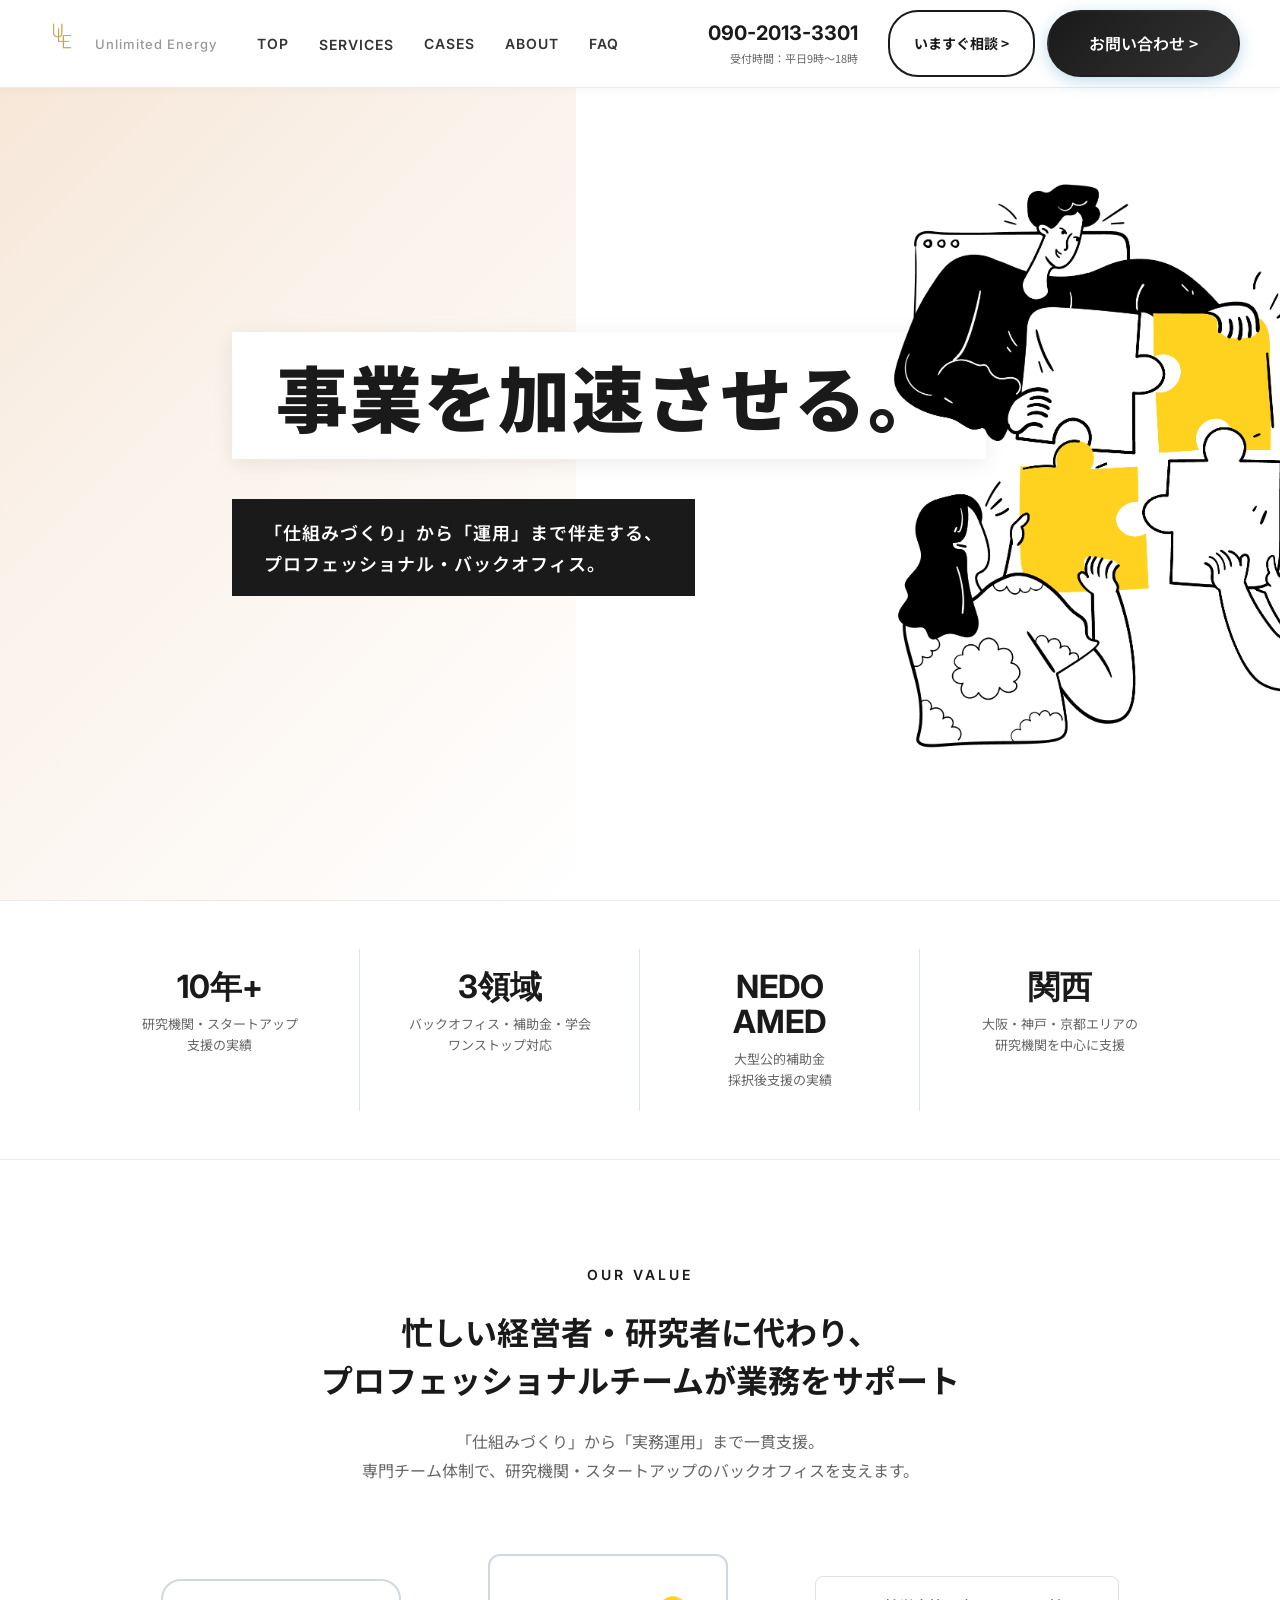
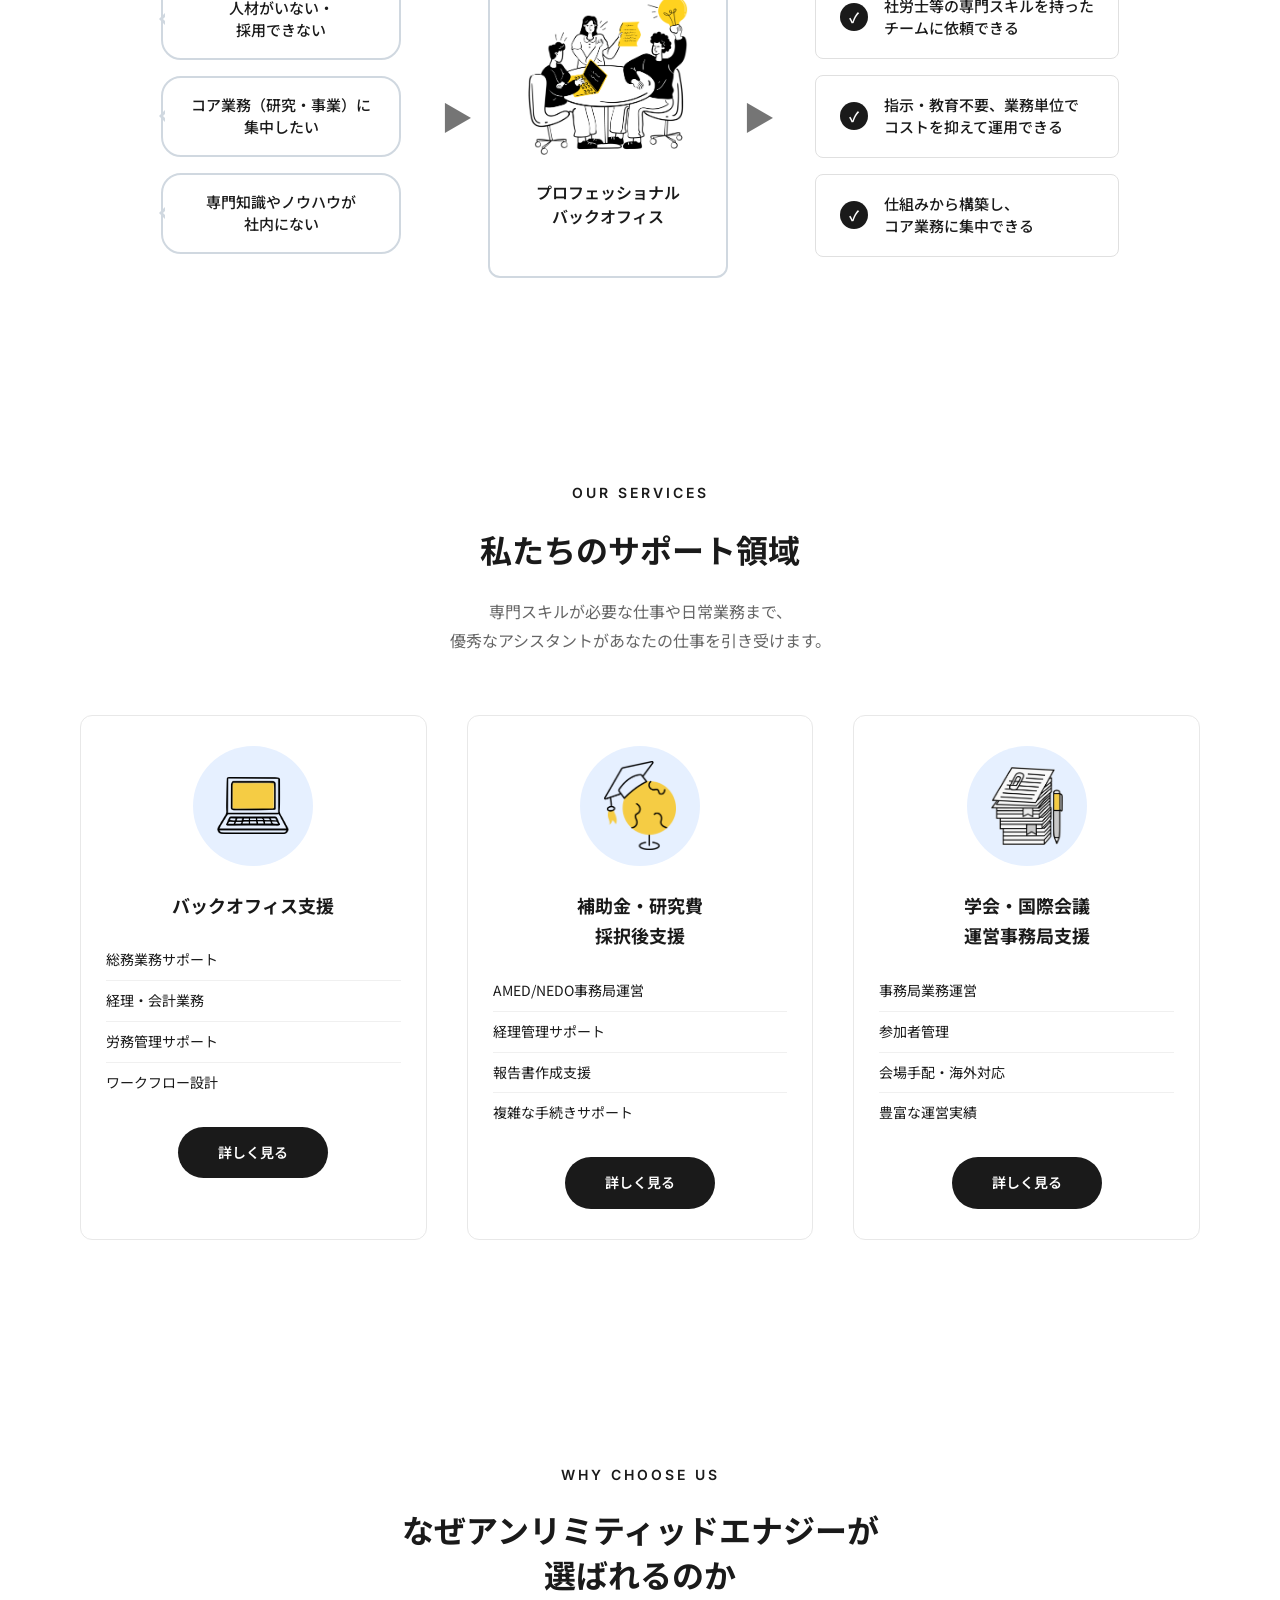
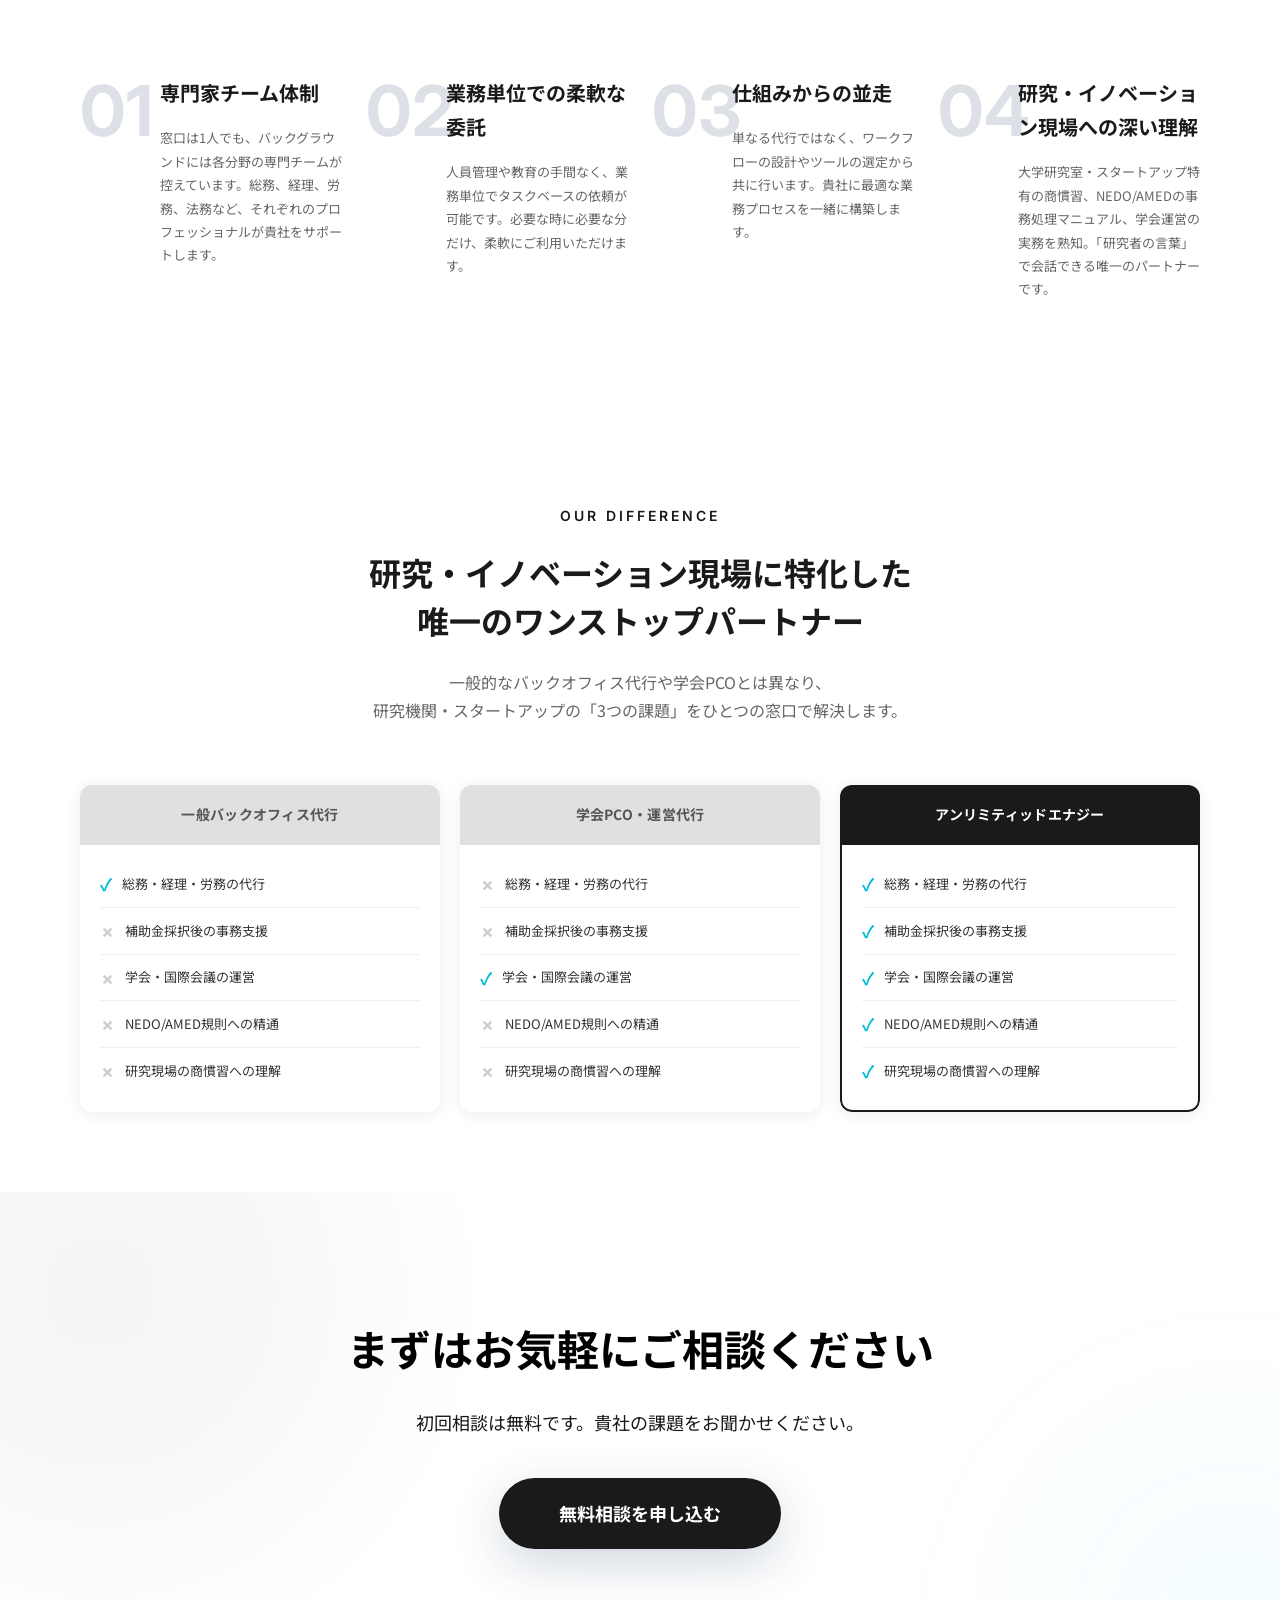
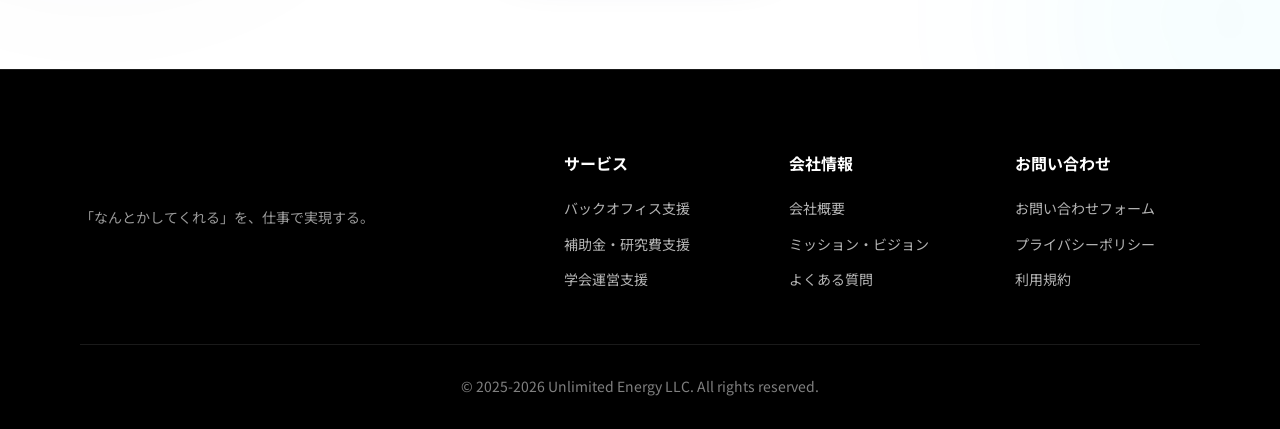
<file: index.html>
<!DOCTYPE html>
<html lang="ja">

<head>
    <meta charset="UTF-8">
    <meta name="viewport" content="width=device-width, initial-scale=1.0">
    <title>アンリミティッドエナジー合同会社 | バックオフィス支援で本業に集中できる環境を創出</title>
    <meta name="description" content="本業に集中できる環境を創出。総務・経理・労務などのバックオフィス業務を専門チームが支援します。スタートアップから研究機関まで、柔軟な料金プランでサポート。">
    <meta property="og:type" content="website">
    <meta property="og:locale" content="ja_JP">
    <meta property="og:site_name" content="アンリミティッドエナジー合同会社">
    <meta property="og:title" content="アンリミティッドエナジー合同会社 | バックオフィス支援で本業に集中できる環境を創出">
    <meta property="og:description" content="本業に集中できる環境を創出。総務・経理・労務などのバックオフィス業務を専門チームが支援します。スタートアップから研究機関まで、柔軟な料金プランでサポート。">
    <meta property="og:url" content="https://unlimitedenergy.co.jp/">
    <link rel="canonical" href="https://unlimitedenergy.co.jp/">
    <link rel="preconnect" href="https://fonts.googleapis.com">
    <link rel="preconnect" href="https://fonts.gstatic.com" crossorigin>
    <link
        href="https://fonts.googleapis.com/css2?family=Inter:wght@400;500;700&family=Noto+Sans+JP:wght@400;500;700&display=swap"
        rel="stylesheet">
    <link rel="icon" type="image/png" href="images/ロゴ1.png">
    <link rel="stylesheet" href="styles.css">
    <link rel="stylesheet" href="styles-extra.css">
</head>

<body>
    <a href="#main-content" class="skip-nav">メインコンテンツへスキップ</a>

    <!-- Header -->
    <header class="header">
        <div class="header-container">
            <div class="header-left">
                <div class="logo">
                    <a href="index.html" style="text-decoration: none;">
                        <img src="images/ロゴ1.png" alt="Unlimited Energy" style="height: 50px; width: auto;" loading="eager" width="120" height="50">
                    </a>
                    <span class="logo-subtext">Unlimited Energy</span>
                </div>
                <nav class="nav" id="navMenu">
                    <a href="index.html">TOP</a>
                    <div class="nav-dropdown">
                        <a href="services.html" class="nav-dropdown-toggle" aria-expanded="false" aria-haspopup="true">SERVICES</a>
                        <div class="nav-dropdown-menu">
                            <a href="service-backoffice.html">バックオフィス支援</a>
                            <a href="service-grant.html">補助金・研究費 採択後支援</a>
                            <a href="service-conference.html">学会・国際会議 運営事務局支援</a>
                        </div>
                    </div>
                    <a href="cases.html">CASES</a>
                    <a href="about.html">ABOUT</a>
                    <a href="faq.html">FAQ</a>
                </nav>
            </div>

            <div class="header-right">
                <div class="header-contact">
                    <a href="tel:09020133301" class="header-phone" style="text-decoration: none; color: #1a1a1a;">090-2013-3301</a>
                    <p class="header-hours">受付時間：平日9時〜18時</p>
                </div>
                <div class="header-actions">
                    <a href="contact.html" class="header-btn btn-outline">いますぐ相談 &gt;</a>
                    <a href="contact.html" class="header-btn btn-primary">お問い合わせ &gt;</a>
                </div>
            </div>
            <button class="mobile-menu-toggle" onclick="toggleMobileMenu()" aria-label="メニューを開く" type="button">
                <span></span>
                <span></span>
                <span></span>
            </button>
        </div>
    </header>

    <!-- Hero Section -->
    <section id="main-content" class="hero hero-image-style">
        <div class="hero-background">
            <!-- 背景画像をここに追加: style="background-image: url('your-image.jpg');" -->
            <div class="hero-overlay"></div>
        </div>
        <div class="hero-content hero-content-left">
            <div class="hero-text-block">
                <h1 class="hero-title-boxed">事業を加速させる。</h1>
            </div>
            <div class="hero-subtitle-box">
                <p>「仕組みづくり」から「運用」まで伴走する、<br>プロフェッショナル・バックオフィス。</p>
            </div>
        </div>
        <div class="hero-image">
            <img src="images/画像3.png" alt="チームワークイラスト" loading="eager">
        </div>
    </section>

    <!-- Stats Strip -->
    <section class="stats-strip">
        <div class="container">
            <div class="stats-grid">
                <div class="stat-item">
                    <div class="stat-number">10年+</div>
                    <div class="stat-label">研究機関・スタートアップ<br>支援の実績</div>
                </div>
                <div class="stat-item">
                    <div class="stat-number">3領域</div>
                    <div class="stat-label">バックオフィス・補助金・学会<br>ワンストップ対応</div>
                </div>
                <div class="stat-item">
                    <div class="stat-number">NEDO<br>AMED</div>
                    <div class="stat-label">大型公的補助金<br>採択後支援の実績</div>
                </div>
                <div class="stat-item">
                    <div class="stat-number">関西</div>
                    <div class="stat-label">大阪・神戸・京都エリアの<br>研究機関を中心に支援</div>
                </div>
            </div>
        </div>
    </section>

    <!-- What We Do Section -->
    <section class="what-we-do">
        <div class="container">
            <div class="what-we-do-header">
                <span class="section-label">OUR VALUE</span>
                <h2 class="what-we-do-title">忙しい経営者・研究者に代わり、<br>プロフェッショナルチームが業務をサポート</h2>
                <p class="what-we-do-subtitle">「仕組みづくり」から「実務運用」まで一貫支援。<br>専門チーム体制で、研究機関・スタートアップのバックオフィスを支えます。</p>
            </div>
            <div class="what-we-do-flow">
                <!-- Left: Problems -->
                <div class="flow-problems">
                    <div class="problem-bubbles">
                        <div class="problem-bubble">
                            <span>人材がいない・<br>採用できない</span>
                        </div>
                        <div class="problem-bubble">
                            <span>コア業務（研究・事業）に<br>集中したい</span>
                        </div>
                        <div class="problem-bubble">
                            <span>専門知識やノウハウが<br>社内にない</span>
                        </div>
                    </div>
                </div>
                <!-- Center: Service -->
                <div class="flow-service">
                    <div class="flow-arrow flow-arrow-left">▶</div>
                    <div class="service-box">
                        <img src="images/画像1.png" alt="サービスアイコン" class="service-box-img" loading="lazy" width="140" height="140">
                        <p class="service-box-title">プロフェッショナル<br>バックオフィス</p>
                    </div>
                    <div class="flow-arrow flow-arrow-right">▶</div>
                </div>
                <!-- Right: Benefits -->
                <div class="flow-benefits">
                    <div class="benefit-item">
                        <div class="benefit-icon">✓</div>
                        <p>社労士等の専門スキルを持った<br>チームに依頼できる</p>
                    </div>
                    <div class="benefit-item">
                        <div class="benefit-icon">✓</div>
                        <p>指示・教育不要、業務単位で<br>コストを抑えて運用できる</p>
                    </div>
                    <div class="benefit-item">
                        <div class="benefit-icon">✓</div>
                        <p>仕組みから構築し、<br>コア業務に集中できる</p>
                    </div>
                </div>
            </div>
        </div>
    </section>

    <!-- Services Section -->
    <section id="services" class="services-new">
        <div class="container">
            <div class="section-header-center">
                <span class="section-label">OUR SERVICES</span>
                <h2 class="section-title-large">私たちのサポート領域</h2>
                <p class="section-subtitle">専門スキルが必要な仕事や日常業務まで、<br>優秀なアシスタントがあなたの仕事を引き受けます。</p>
            </div>
            <div class="services-grid-3">
                <!-- Service Card 1: バックオフィス支援 -->
                <div class="service-card-new">
                    <div class="service-illustration">
                        <img src="images/画像14.png" alt="バックオフィス支援" class="service-icon-img" loading="lazy" width="96" height="96">
                    </div>
                    <h3 class="service-card-title">バックオフィス支援</h3>
                    <ul class="service-list">
                        <li>総務業務サポート</li>
                        <li>経理・会計業務</li>
                        <li>労務管理サポート</li>
                        <li>ワークフロー設計</li>
                    </ul>
                    <a href="service-backoffice.html" class="btn-service">詳しく見る</a>
                </div>
                <!-- Service Card 2: 補助金・研究費 採択後支援 -->
                <div class="service-card-new">
                    <div class="service-illustration">
                        <img src="images/画像15.png" alt="補助金・研究費 採択後支援" class="service-icon-img" loading="lazy" width="96" height="96">
                    </div>
                    <h3 class="service-card-title">補助金・研究費<br>採択後支援</h3>
                    <ul class="service-list">
                        <li>AMED/NEDO事務局運営</li>
                        <li>経理管理サポート</li>
                        <li>報告書作成支援</li>
                        <li>複雑な手続きサポート</li>
                    </ul>
                    <a href="service-grant.html" class="btn-service">詳しく見る</a>
                </div>
                <!-- Service Card 3: 学会・国際会議 運営事務局支援 -->
                <div class="service-card-new">
                    <div class="service-illustration">
                        <img src="images/画像16.png" alt="学会・国際会議 運営事務局支援" class="service-icon-img" loading="lazy" width="96" height="96">
                    </div>
                    <h3 class="service-card-title">学会・国際会議<br>運営事務局支援</h3>
                    <ul class="service-list">
                        <li>事務局業務運営</li>
                        <li>参加者管理</li>
                        <li>会場手配・海外対応</li>
                        <li>豊富な運営実績</li>
                    </ul>
                    <a href="service-conference.html" class="btn-service">詳しく見る</a>
                </div>
            </div>
        </div>
    </section>

    <!-- Why Choose Us Section -->
    <section class="why-choose">
        <div class="container">
            <div class="section-header">
                <span class="section-label">WHY CHOOSE US</span>
                <h2 class="section-title">なぜアンリミティッドエナジーが<br>選ばれるのか</h2>
            </div>
            <div class="features-grid">
                <div class="feature-card">
                    <div class="feature-number">01</div>
                    <h3 class="feature-title">専門家チーム体制</h3>
                    <p class="feature-description">
                        窓口は1人でも、バックグラウンドには各分野の専門チームが控えています。総務、経理、労務、法務など、それぞれのプロフェッショナルが貴社をサポートします。
                    </p>
                </div>
                <div class="feature-card">
                    <div class="feature-number">02</div>
                    <h3 class="feature-title">業務単位での柔軟な委託</h3>
                    <p class="feature-description">
                        人員管理や教育の手間なく、業務単位でタスクベースの依頼が可能です。必要な時に必要な分だけ、柔軟にご利用いただけます。
                    </p>
                </div>
                <div class="feature-card">
                    <div class="feature-number">03</div>
                    <h3 class="feature-title">仕組みからの並走</h3>
                    <p class="feature-description">
                        単なる代行ではなく、ワークフローの設計やツールの選定から共に行います。貴社に最適な業務プロセスを一緒に構築します。
                    </p>
                </div>
                <div class="feature-card">
                    <div class="feature-number">04</div>
                    <h3 class="feature-title">研究・イノベーション現場への深い理解</h3>
                    <p class="feature-description">
                        大学研究室・スタートアップ特有の商慣習、NEDO/AMEDの事務処理マニュアル、学会運営の実務を熟知。「研究者の言葉」で会話できる唯一のパートナーです。
                    </p>
                </div>
            </div>
        </div>
    </section>


    <!-- Comparison Section -->
    <section class="comparison-section">
        <div class="container">
            <div class="section-header-center">
                <span class="section-label">OUR DIFFERENCE</span>
                <h2 class="section-title-large">研究・イノベーション現場に特化した<br>唯一のワンストップパートナー</h2>
                <p class="section-subtitle">一般的なバックオフィス代行や学会PCOとは異なり、<br>研究機関・スタートアップの「3つの課題」をひとつの窓口で解決します。</p>
            </div>
            <div class="comparison-grid">
                <!-- 一般バックオフィス代行 -->
                <div class="comparison-col col-others">
                    <div class="comparison-col-header">一般バックオフィス代行</div>
                    <div class="comparison-col-body">
                        <div class="comparison-item"><span class="check-yes">✓</span> 総務・経理・労務の代行</div>
                        <div class="comparison-item"><span class="check-no">✗</span> 補助金採択後の事務支援</div>
                        <div class="comparison-item"><span class="check-no">✗</span> 学会・国際会議の運営</div>
                        <div class="comparison-item"><span class="check-no">✗</span> NEDO/AMED規則への精通</div>
                        <div class="comparison-item"><span class="check-no">✗</span> 研究現場の商慣習への理解</div>
                    </div>
                </div>
                <!-- 学会PCO・運営代行 -->
                <div class="comparison-col col-others">
                    <div class="comparison-col-header">学会PCO・運営代行</div>
                    <div class="comparison-col-body">
                        <div class="comparison-item"><span class="check-no">✗</span> 総務・経理・労務の代行</div>
                        <div class="comparison-item"><span class="check-no">✗</span> 補助金採択後の事務支援</div>
                        <div class="comparison-item"><span class="check-yes">✓</span> 学会・国際会議の運営</div>
                        <div class="comparison-item"><span class="check-no">✗</span> NEDO/AMED規則への精通</div>
                        <div class="comparison-item"><span class="check-no">✗</span> 研究現場の商慣習への理解</div>
                    </div>
                </div>
                <!-- アンリミティッドエナジー -->
                <div class="comparison-col col-ule">
                    <div class="comparison-col-header">アンリミティッドエナジー</div>
                    <div class="comparison-col-body">
                        <div class="comparison-item"><span class="check-yes">✓</span> 総務・経理・労務の代行</div>
                        <div class="comparison-item"><span class="check-yes">✓</span> 補助金採択後の事務支援</div>
                        <div class="comparison-item"><span class="check-yes">✓</span> 学会・国際会議の運営</div>
                        <div class="comparison-item"><span class="check-yes">✓</span> NEDO/AMED規則への精通</div>
                        <div class="comparison-item"><span class="check-yes">✓</span> 研究現場の商慣習への理解</div>
                    </div>
                </div>
            </div>
        </div>
    </section>

    <!-- CTA Section -->
    <section id="contact" class="cta-section">
        <div class="cta-background">
            <div class="glow-orb glow-orb-4"></div>
            <div class="glow-orb glow-orb-5"></div>
        </div>
        <div class="container">
            <div class="cta-content">
                <h2 class="cta-title">まずはお気軽にご相談ください</h2>
                <p class="cta-subtitle">初回相談は無料です。貴社の課題をお聞かせください。</p>
                <a href="contact.html" class="btn-cta">無料相談を申し込む</a>
            </div>
        </div>
    </section>

    <!-- Footer -->
    <footer class="footer">
        <div class="container">
            <div class="footer-content">
                <div class="footer-logo">
                    <span class="logo-text">Unlimited Energy</span>
                    <p class="footer-tagline">「なんとかしてくれる」を、仕事で実現する。</p>
                </div>
                <div class="footer-links">
                    <div class="footer-column">
                        <h4>サービス</h4>
                        <a href="service-backoffice.html">バックオフィス支援</a>
                        <a href="service-grant.html">補助金・研究費支援</a>
                        <a href="service-conference.html">学会運営支援</a>
                    </div>
                    <div class="footer-column">
                        <h4>会社情報</h4>
                        <a href="about.html">会社概要</a>
                        <a href="about.html">ミッション・ビジョン</a>
                        <a href="faq.html">よくある質問</a>
                    </div>
                    <div class="footer-column">
                        <h4>お問い合わせ</h4>
                        <a href="contact.html">お問い合わせフォーム</a>
                        <a href="privacy.html">プライバシーポリシー</a>
                        <a href="terms.html">利用規約</a>
                    </div>
                </div>
            </div>
            <div class="footer-bottom">
                <p>&copy; 2025-2026 Unlimited Energy LLC. All rights reserved.</p>
            </div>
        </div>
    </footer>

    <script src="script.js"></script>
</body>

</html>
</file>
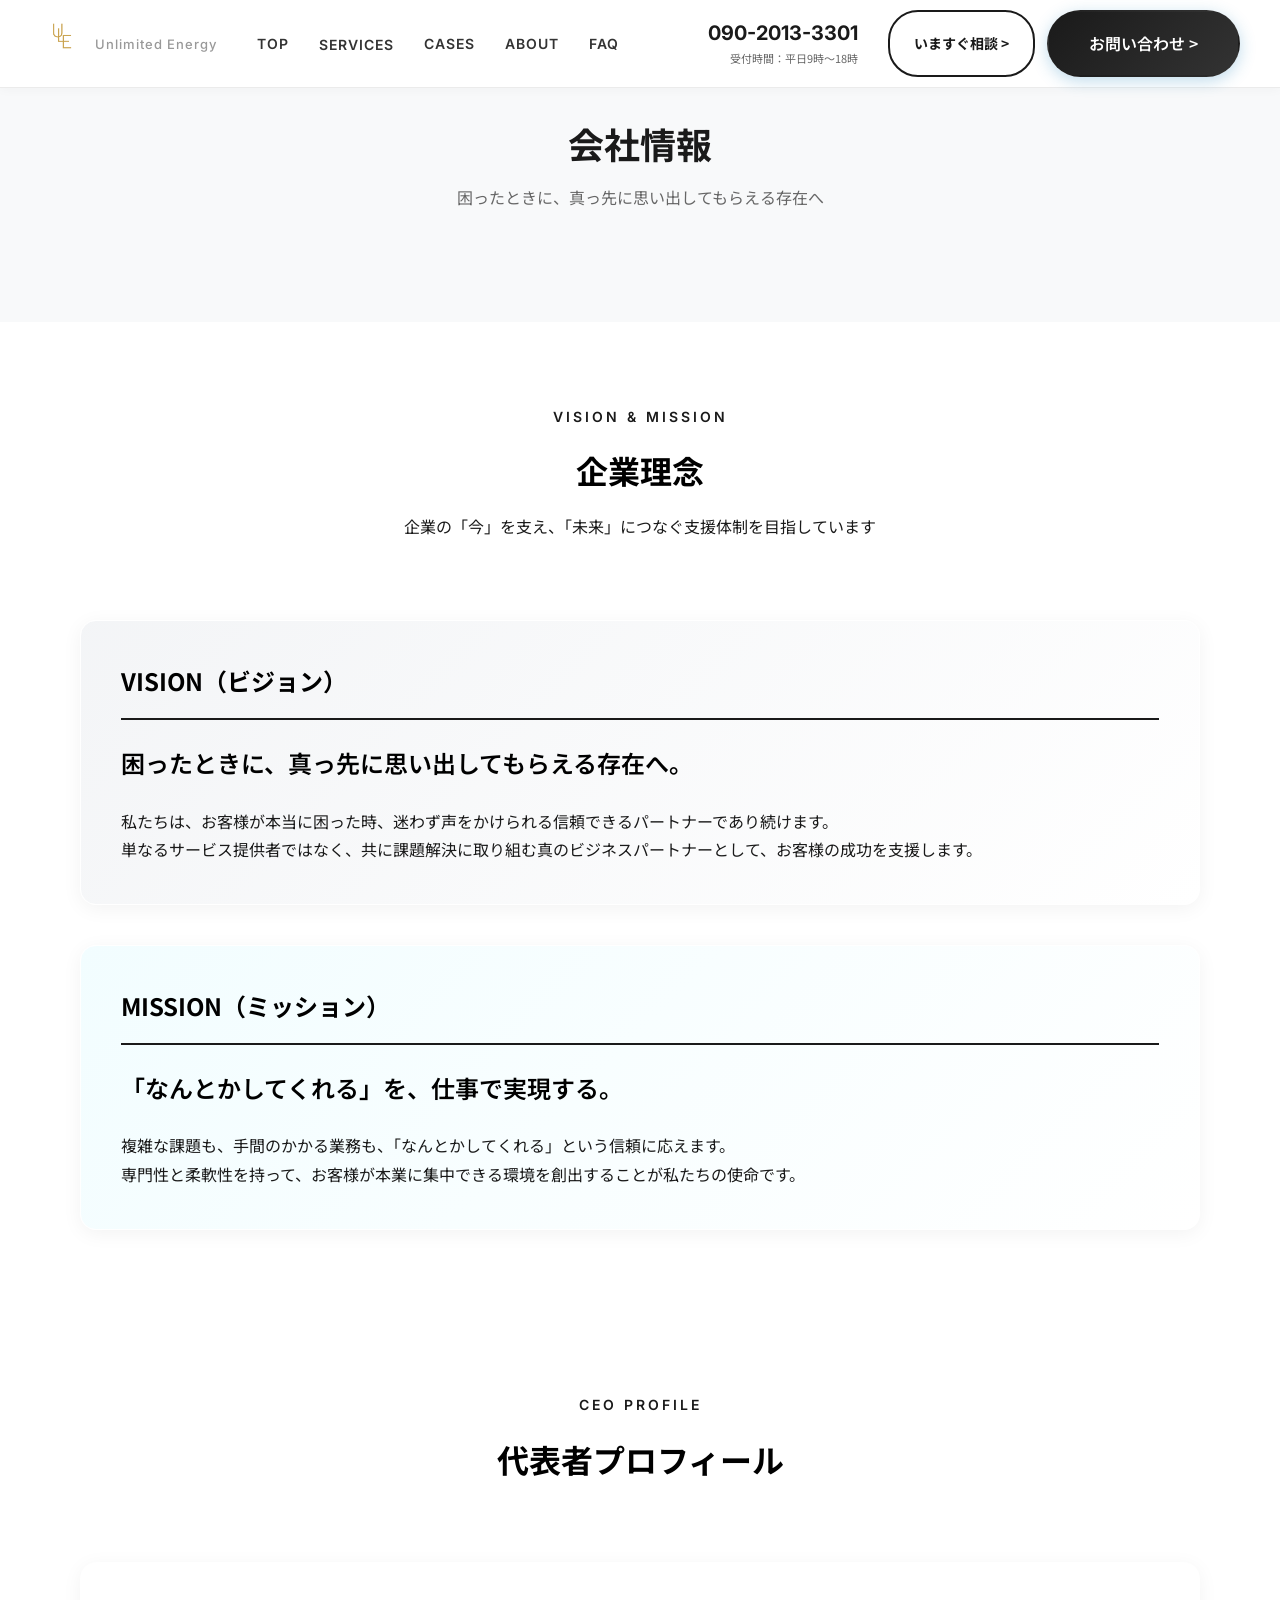
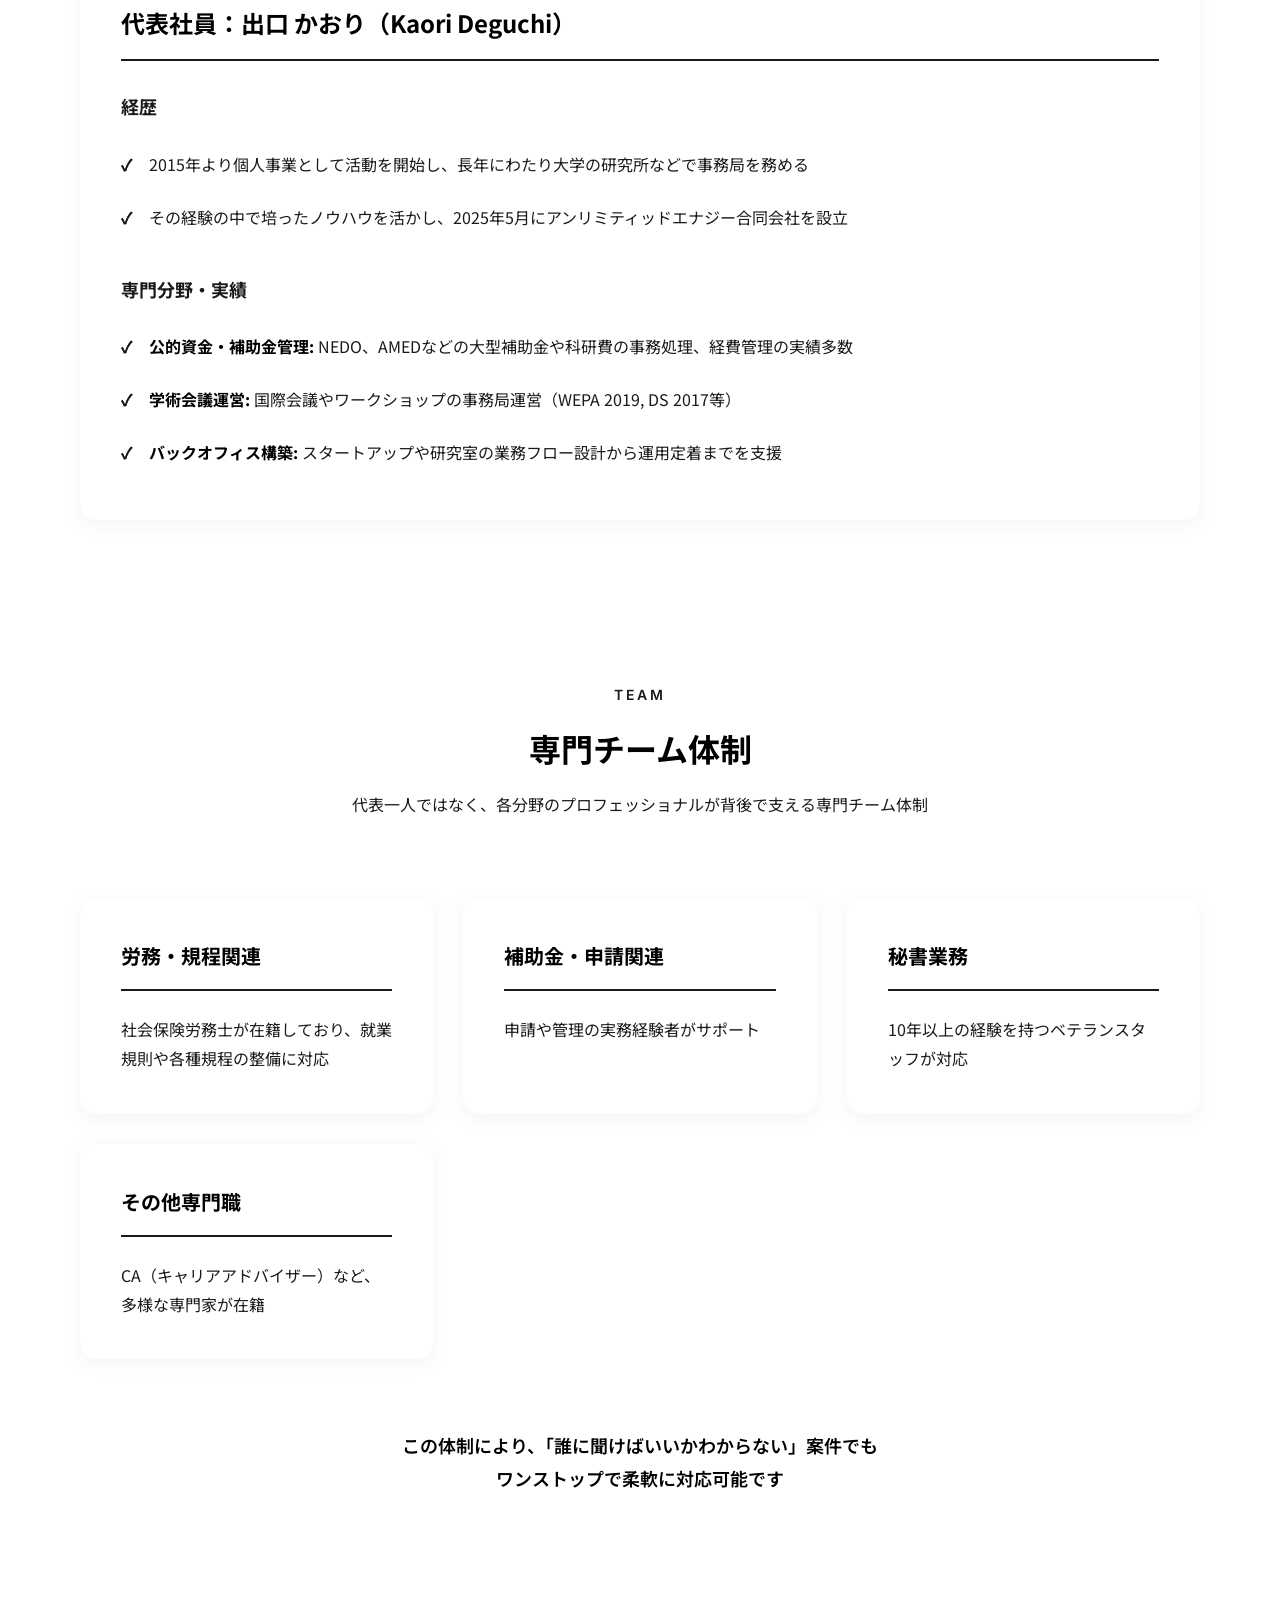
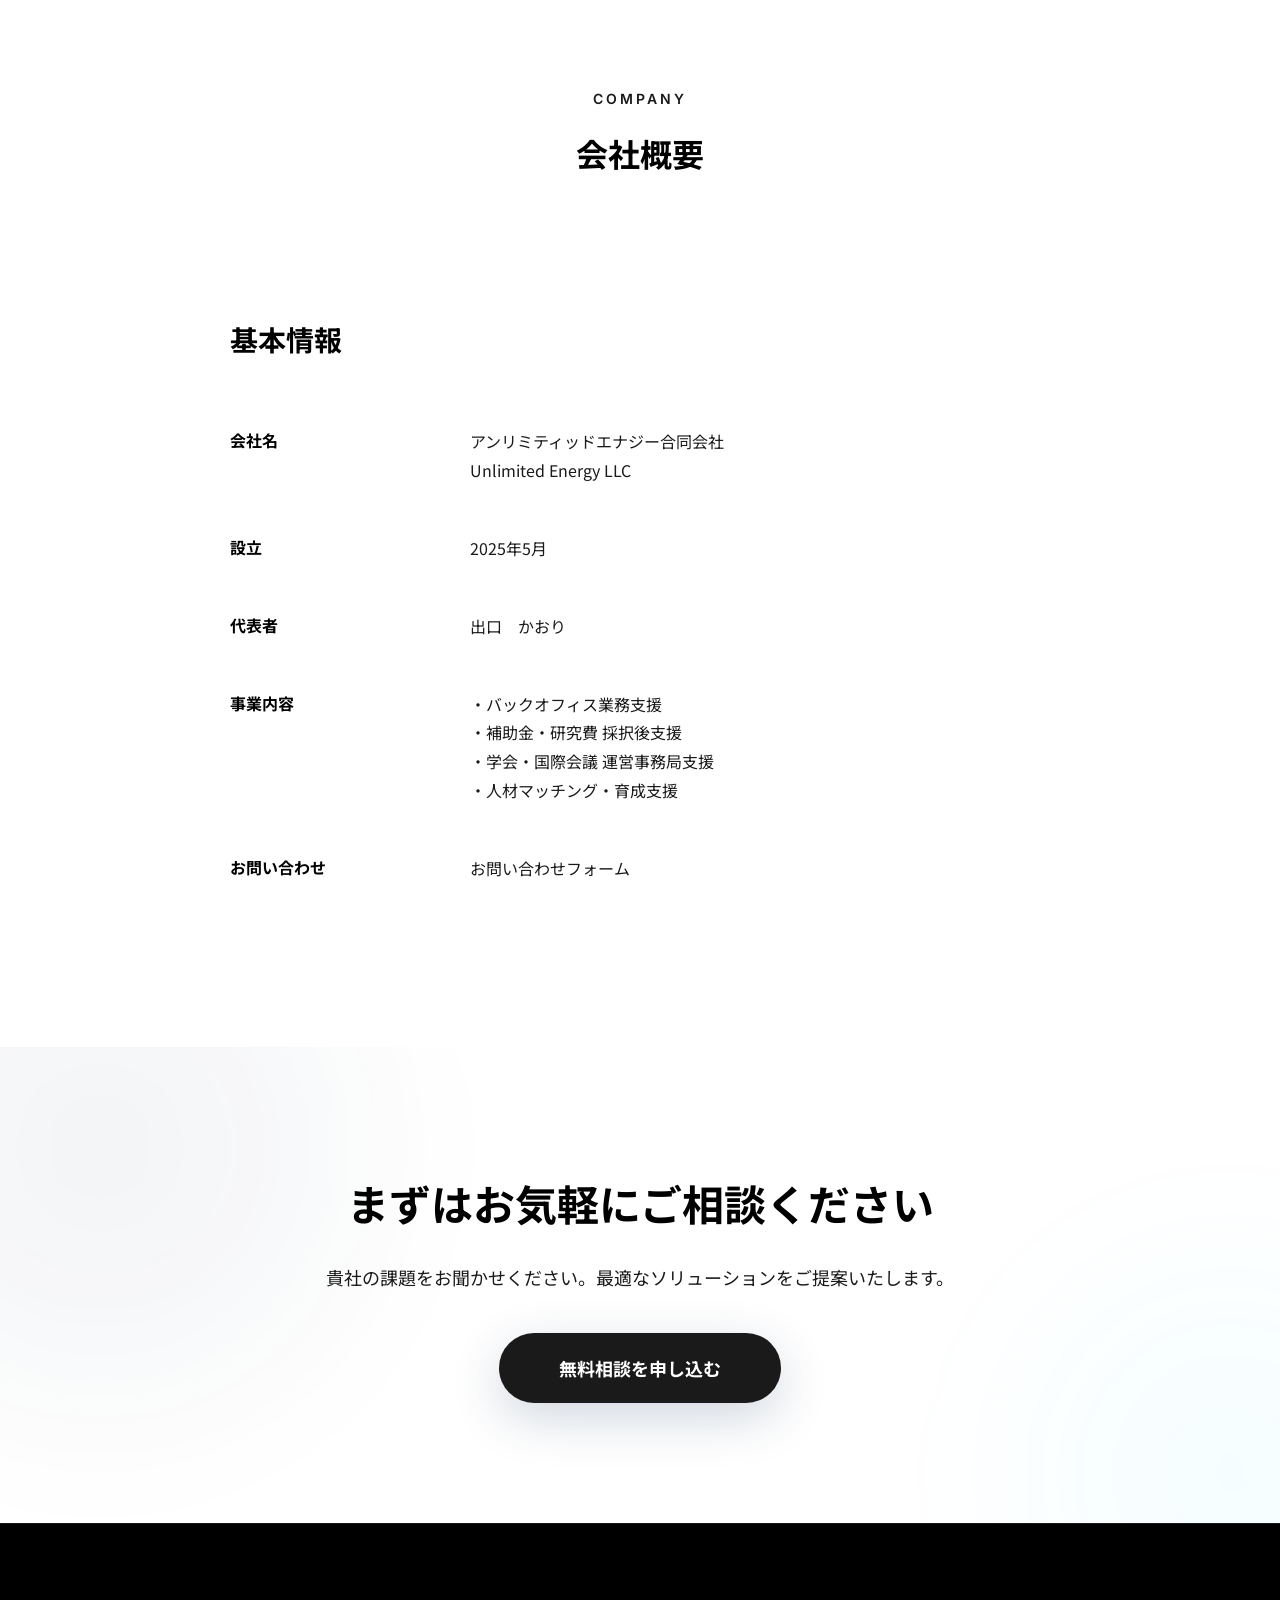
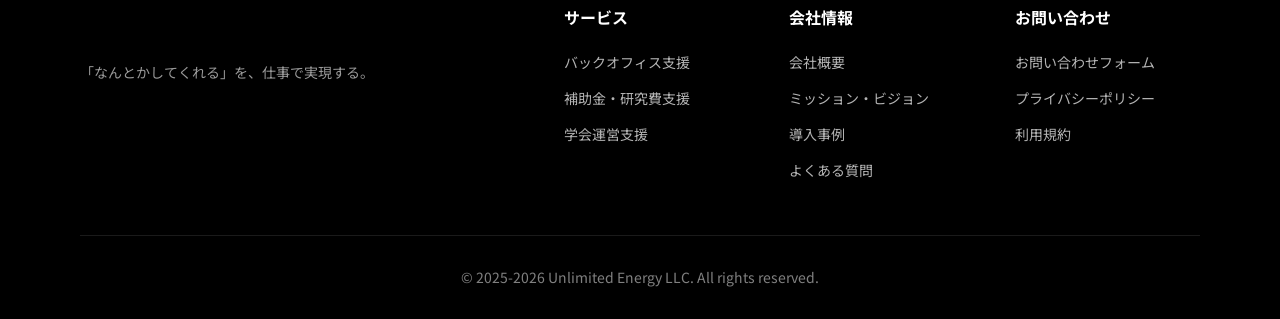
<file: about.html>
<!DOCTYPE html>
<html lang="ja">

<head>
    <meta charset="UTF-8">
    <meta name="viewport" content="width=device-width, initial-scale=1.0">
    <title>会社情報 | アンリミティッドエナジー合同会社</title>
    <meta name="description" content="アンリミティッドエナジーの会社概要、代表プロフィール、専門チーム体制、企業理念をご紹介します。">
    <meta property="og:type" content="website">
    <meta property="og:locale" content="ja_JP">
    <meta property="og:site_name" content="アンリミティッドエナジー合同会社">
    <meta property="og:title" content="会社情報 | アンリミティッドエナジー合同会社">
    <meta property="og:description" content="アンリミティッドエナジーの会社概要、代表プロフィール、専門チーム体制、企業理念をご紹介します。">
    <meta property="og:url" content="https://unlimitedenergy.co.jp/about.html">
    <link rel="canonical" href="https://unlimitedenergy.co.jp/about.html">
    <link rel="icon" type="image/png" href="images/ロゴ1.png">
    <link rel="preconnect" href="https://fonts.googleapis.com">
    <link rel="preconnect" href="https://fonts.gstatic.com" crossorigin>
    <link
        href="https://fonts.googleapis.com/css2?family=Inter:wght@400;500;700&family=Noto+Sans+JP:wght@400;500;700&display=swap"
        rel="stylesheet">
    <link rel="stylesheet" href="styles.css">
    <link rel="stylesheet" href="styles-extra.css">
</head>

<body>
    <a href="#main-content" class="skip-nav">メインコンテンツへスキップ</a>

    <!-- Header -->
    <header class="header">
        <div class="header-container">
            <div class="header-left">
                <div class="logo">
                    <a href="index.html" style="text-decoration: none;">
                        <img src="images/ロゴ1.png" alt="Unlimited Energy" style="height: 50px; width: auto;" width="120" height="50">
                    </a>
                    <span class="logo-subtext">Unlimited Energy</span>
                </div>
                <nav class="nav" id="navMenu">
                    <a href="index.html">TOP</a>
                    <div class="nav-dropdown">
                        <a href="services.html" class="nav-dropdown-toggle" aria-expanded="false" aria-haspopup="true">SERVICES</a>
                        <div class="nav-dropdown-menu">
                            <a href="service-backoffice.html">バックオフィス支援</a>
                            <a href="service-grant.html">補助金・研究費 採択後支援</a>
                            <a href="service-conference.html">学会・国際会議 運営事務局支援</a>
                        </div>
                    </div>
                    <a href="cases.html">CASES</a>
                    <a href="about.html">ABOUT</a>
                    <a href="faq.html">FAQ</a>
                </nav>
            </div>

            <div class="header-right">
                <div class="header-contact">
                    <a href="tel:09020133301" class="header-phone" style="text-decoration: none; color: #1a1a1a;">090-2013-3301</a>
                    <p class="header-hours">受付時間：平日9時〜18時</p>
                </div>
                <div class="header-actions">
                    <a href="contact.html" class="header-btn btn-outline">いますぐ相談 &gt;</a>
                    <a href="contact.html" class="header-btn btn-primary">お問い合わせ &gt;</a>
                </div>
            </div>
            <button class="mobile-menu-toggle" onclick="toggleMobileMenu()" aria-label="メニューを開く" type="button">
                <span></span>
                <span></span>
                <span></span>
            </button>
        </div>
    </header>

    <!-- Hero Section -->
    <section id="main-content" class="simple-hero">
        <div class="hero-content">
            <h1 class="hero-title">会社情報</h1>
            <p class="hero-subtitle">
                困ったときに、真っ先に思い出してもらえる存在へ
            </p>
        </div>
    </section>

    <!-- Vision & Mission -->
    <section class="service-detail">
        <div class="container">
            <div class="section-header">
                <span class="section-label">VISION & MISSION</span>
                <h2 class="section-title">企業理念</h2>
                <p style="margin-top: 20px; color: var(--gray-dark);">
                    企業の「今」を支え、「未来」につなぐ支援体制を目指しています
                </p>
            </div>
            <div class="service-detail-content">
                <div class="service-detail-box"
                    style="background: linear-gradient(135deg, rgba(26, 54, 93, 0.05), rgba(255, 255, 255, 1));">
                    <h3>VISION（ビジョン）</h3>
                    <p
                        style="font-size: 24px; color: var(--navy-dark); line-height: 1.6; font-weight: 600; margin-top: 20px;">
                        困ったときに、真っ先に思い出してもらえる存在へ。
                    </p>
                    <p style="margin-top: 24px; color: var(--gray-dark); line-height: 1.8; font-size: 16px;">
                        私たちは、お客様が本当に困った時、迷わず声をかけられる信頼できるパートナーであり続けます。<br>
                        単なるサービス提供者ではなく、共に課題解決に取り組む真のビジネスパートナーとして、お客様の成功を支援します。
                    </p>
                </div>
                <div class="service-detail-box"
                    style="background: linear-gradient(135deg, rgba(0, 217, 255, 0.05), rgba(255, 255, 255, 1));">
                    <h3>MISSION（ミッション）</h3>
                    <p
                        style="font-size: 24px; color: var(--navy-dark); line-height: 1.6; font-weight: 600; margin-top: 20px;">
                        「なんとかしてくれる」を、仕事で実現する。
                    </p>
                    <p style="margin-top: 24px; color: var(--gray-dark); line-height: 1.8; font-size: 16px;">
                        複雑な課題も、手間のかかる業務も、「なんとかしてくれる」という信頼に応えます。<br>
                        専門性と柔軟性を持って、お客様が本業に集中できる環境を創出することが私たちの使命です。
                    </p>
                </div>
            </div>
        </div>
    </section>

    <!-- CEO Profile -->
    <section class="service-detail" style="background: var(--gray-lighter);">
        <div class="container">
            <div class="section-header">
                <span class="section-label">CEO PROFILE</span>
                <h2 class="section-title">代表者プロフィール</h2>
            </div>
            <div class="service-detail-box">
                <h3>代表社員：出口 かおり（Kaori Deguchi）</h3>

                <div style="margin-top: 30px;">
                    <h4 style="font-size: 18px; font-weight: 700; color: var(--navy-primary); margin-bottom: 16px;">経歴
                    </h4>
                    <ul style="list-style: none; padding: 0;">
                        <li
                            style="padding: 12px 0; padding-left: 28px; position: relative; color: var(--gray-dark); line-height: 1.8;">
                            <span
                                style="position: absolute; left: 0; color: var(--navy-primary); font-weight: 700;">✓</span>
                            2015年より個人事業として活動を開始し、長年にわたり大学の研究所などで事務局を務める
                        </li>
                        <li
                            style="padding: 12px 0; padding-left: 28px; position: relative; color: var(--gray-dark); line-height: 1.8;">
                            <span
                                style="position: absolute; left: 0; color: var(--navy-primary); font-weight: 700;">✓</span>
                            その経験の中で培ったノウハウを活かし、2025年5月にアンリミティッドエナジー合同会社を設立
                        </li>
                    </ul>
                </div>

                <div style="margin-top: 30px;">
                    <h4 style="font-size: 18px; font-weight: 700; color: var(--navy-primary); margin-bottom: 16px;">
                        専門分野・実績</h4>
                    <ul style="list-style: none; padding: 0;">
                        <li
                            style="padding: 12px 0; padding-left: 28px; position: relative; color: var(--gray-dark); line-height: 1.8;">
                            <span
                                style="position: absolute; left: 0; color: var(--navy-primary); font-weight: 700;">✓</span>
                            <strong>公的資金・補助金管理:</strong> NEDO、AMEDなどの大型補助金や科研費の事務処理、経費管理の実績多数
                        </li>
                        <li
                            style="padding: 12px 0; padding-left: 28px; position: relative; color: var(--gray-dark); line-height: 1.8;">
                            <span
                                style="position: absolute; left: 0; color: var(--navy-primary); font-weight: 700;">✓</span>
                            <strong>学術会議運営:</strong> 国際会議やワークショップの事務局運営（WEPA 2019, DS 2017等）
                        </li>
                        <li
                            style="padding: 12px 0; padding-left: 28px; position: relative; color: var(--gray-dark); line-height: 1.8;">
                            <span
                                style="position: absolute; left: 0; color: var(--navy-primary); font-weight: 700;">✓</span>
                            <strong>バックオフィス構築:</strong> スタートアップや研究室の業務フロー設計から運用定着までを支援
                        </li>
                    </ul>
                </div>
            </div>
        </div>
    </section>

    <!-- Team -->
    <section class="service-detail">
        <div class="container">
            <div class="section-header">
                <span class="section-label">TEAM</span>
                <h2 class="section-title">専門チーム体制</h2>
                <p style="margin-top: 20px; color: var(--gray-dark);">
                    代表一人ではなく、各分野のプロフェッショナルが背後で支える専門チーム体制
                </p>
            </div>
            <div style="display: grid; grid-template-columns: repeat(auto-fit, minmax(280px, 1fr)); gap: 30px;">
                <div class="service-detail-box">
                    <h3 style="font-size: 20px;">労務・規程関連</h3>
                    <p style="margin-top: 16px; color: var(--gray-dark); line-height: 1.8;">
                        社会保険労務士が在籍しており、就業規則や各種規程の整備に対応
                    </p>
                </div>
                <div class="service-detail-box">
                    <h3 style="font-size: 20px;">補助金・申請関連</h3>
                    <p style="margin-top: 16px; color: var(--gray-dark); line-height: 1.8;">
                        申請や管理の実務経験者がサポート
                    </p>
                </div>
                <div class="service-detail-box">
                    <h3 style="font-size: 20px;">秘書業務</h3>
                    <p style="margin-top: 16px; color: var(--gray-dark); line-height: 1.8;">
                        10年以上の経験を持つベテランスタッフが対応
                    </p>
                </div>
                <div class="service-detail-box">
                    <h3 style="font-size: 20px;">その他専門職</h3>
                    <p style="margin-top: 16px; color: var(--gray-dark); line-height: 1.8;">
                        CA（キャリアアドバイザー）など、多様な専門家が在籍
                    </p>
                </div>
            </div>
            <div
                style="margin-top: 40px; text-align: center; padding: 30px; background: var(--gray-lighter); border-radius: 12px;">
                <p style="font-size: 18px; color: var(--navy-dark); font-weight: 600; line-height: 1.8;">
                    この体制により、「誰に聞けばいいかわからない」案件でも<br>
                    ワンストップで柔軟に対応可能です
                </p>
            </div>
        </div>
    </section>

    <!-- Member Introduction (メンバー情報が揃い次第、コメントを解除してください) -->
    <!--
    <section class="service-detail" style="background: var(--gray-lighter);">
        <div class="container">
            <div class="section-header">
                <span class="section-label">MEMBER</span>
                <h2 class="section-title">メンバー紹介</h2>
                <p style="margin-top: 20px; color: var(--gray-dark);">
                    私たちのチームをご紹介します
                </p>
            </div>
            <div style="display: grid; grid-template-columns: repeat(auto-fit, minmax(300px, 1fr)); gap: 40px;">
                <div class="service-detail-box" style="text-align: center; padding: 40px;">
                    <div style="width: 150px; height: 150px; border-radius: 50%; background: linear-gradient(135deg, var(--navy-primary), var(--navy-light)); margin: 0 auto 24px; display: flex; align-items: center; justify-content: center; color: white; font-size: 48px; font-weight: 700;">
                        写真
                    </div>
                    <h3 style="font-size: 20px; margin-bottom: 8px;">メンバー名</h3>
                    <p style="color: var(--navy-primary); font-weight: 600; margin-bottom: 16px;">役職 / 担当</p>
                    <p style="color: var(--gray-dark); line-height: 1.8; font-size: 15px;">紹介文</p>
                </div>
            </div>
        </div>
    </section>
    -->

    <!-- Company Info -->
    <section class="service-detail">
        <div class="container">
            <div class="section-header">
                <span class="section-label">COMPANY</span>
                <h2 class="section-title">会社概要</h2>
            </div>
            <div class="company-info-box">
                <h3>基本情報</h3>
                <div class="info-row">
                    <div class="info-label">会社名</div>
                    <div class="info-value">アンリミティッドエナジー合同会社<br>Unlimited Energy LLC</div>
                </div>
                <div class="info-row">
                    <div class="info-label">設立</div>
                    <div class="info-value">2025年5月</div>
                </div>
                <div class="info-row">
                    <div class="info-label">代表者</div>
                    <div class="info-value">出口　かおり</div>
                </div>
                <div class="info-row">
                    <div class="info-label">事業内容</div>
                    <div class="info-value">
                        ・バックオフィス業務支援<br>
                        ・補助金・研究費 採択後支援<br>
                        ・学会・国際会議 運営事務局支援<br>
                        ・人材マッチング・育成支援
                    </div>
                </div>
                <div class="info-row">
                    <div class="info-label">お問い合わせ</div>
                    <div class="info-value"><a href="contact.html"
                            style="color: var(--navy-primary); text-decoration: none;">お問い合わせフォーム</a></div>
                </div>
            </div>
        </div>
    </section>

    <!-- CTA Section -->
    <section class="cta-section">
        <div class="cta-background">
            <div class="glow-orb glow-orb-4"></div>
            <div class="glow-orb glow-orb-5"></div>
        </div>
        <div class="container">
            <div class="cta-content">
                <h2 class="cta-title">まずはお気軽にご相談ください</h2>
                <p class="cta-subtitle">貴社の課題をお聞かせください。最適なソリューションをご提案いたします。</p>
                <a href="contact.html" class="btn-cta">無料相談を申し込む</a>
            </div>
        </div>
    </section>

    <!-- Footer -->
    <footer class="footer">
        <div class="container">
            <div class="footer-content">
                <div class="footer-logo">
                    <span class="logo-text">Unlimited Energy</span>
                    <p class="footer-tagline">「なんとかしてくれる」を、仕事で実現する。</p>
                </div>
                <div class="footer-links">
                    <div class="footer-column">
                        <h4>サービス</h4>
                        <a href="service-backoffice.html">バックオフィス支援</a>
                        <a href="service-grant.html">補助金・研究費支援</a>
                        <a href="service-conference.html">学会運営支援</a>
                    </div>
                    <div class="footer-column">
                        <h4>会社情報</h4>
                        <a href="about.html">会社概要</a>
                        <a href="about.html">ミッション・ビジョン</a>
                        <a href="cases.html">導入事例</a>
                        <a href="faq.html">よくある質問</a>
                    </div>
                    <div class="footer-column">
                        <h4>お問い合わせ</h4>
                        <a href="contact.html">お問い合わせフォーム</a>
                        <a href="privacy.html">プライバシーポリシー</a>
                        <a href="terms.html">利用規約</a>
                    </div>
                </div>
            </div>
            <div class="footer-bottom">
                <p>&copy; 2025-2026 Unlimited Energy LLC. All rights reserved.</p>
            </div>
        </div>
    </footer>

    <script src="script.js"></script>
</body>

</html>
</file>
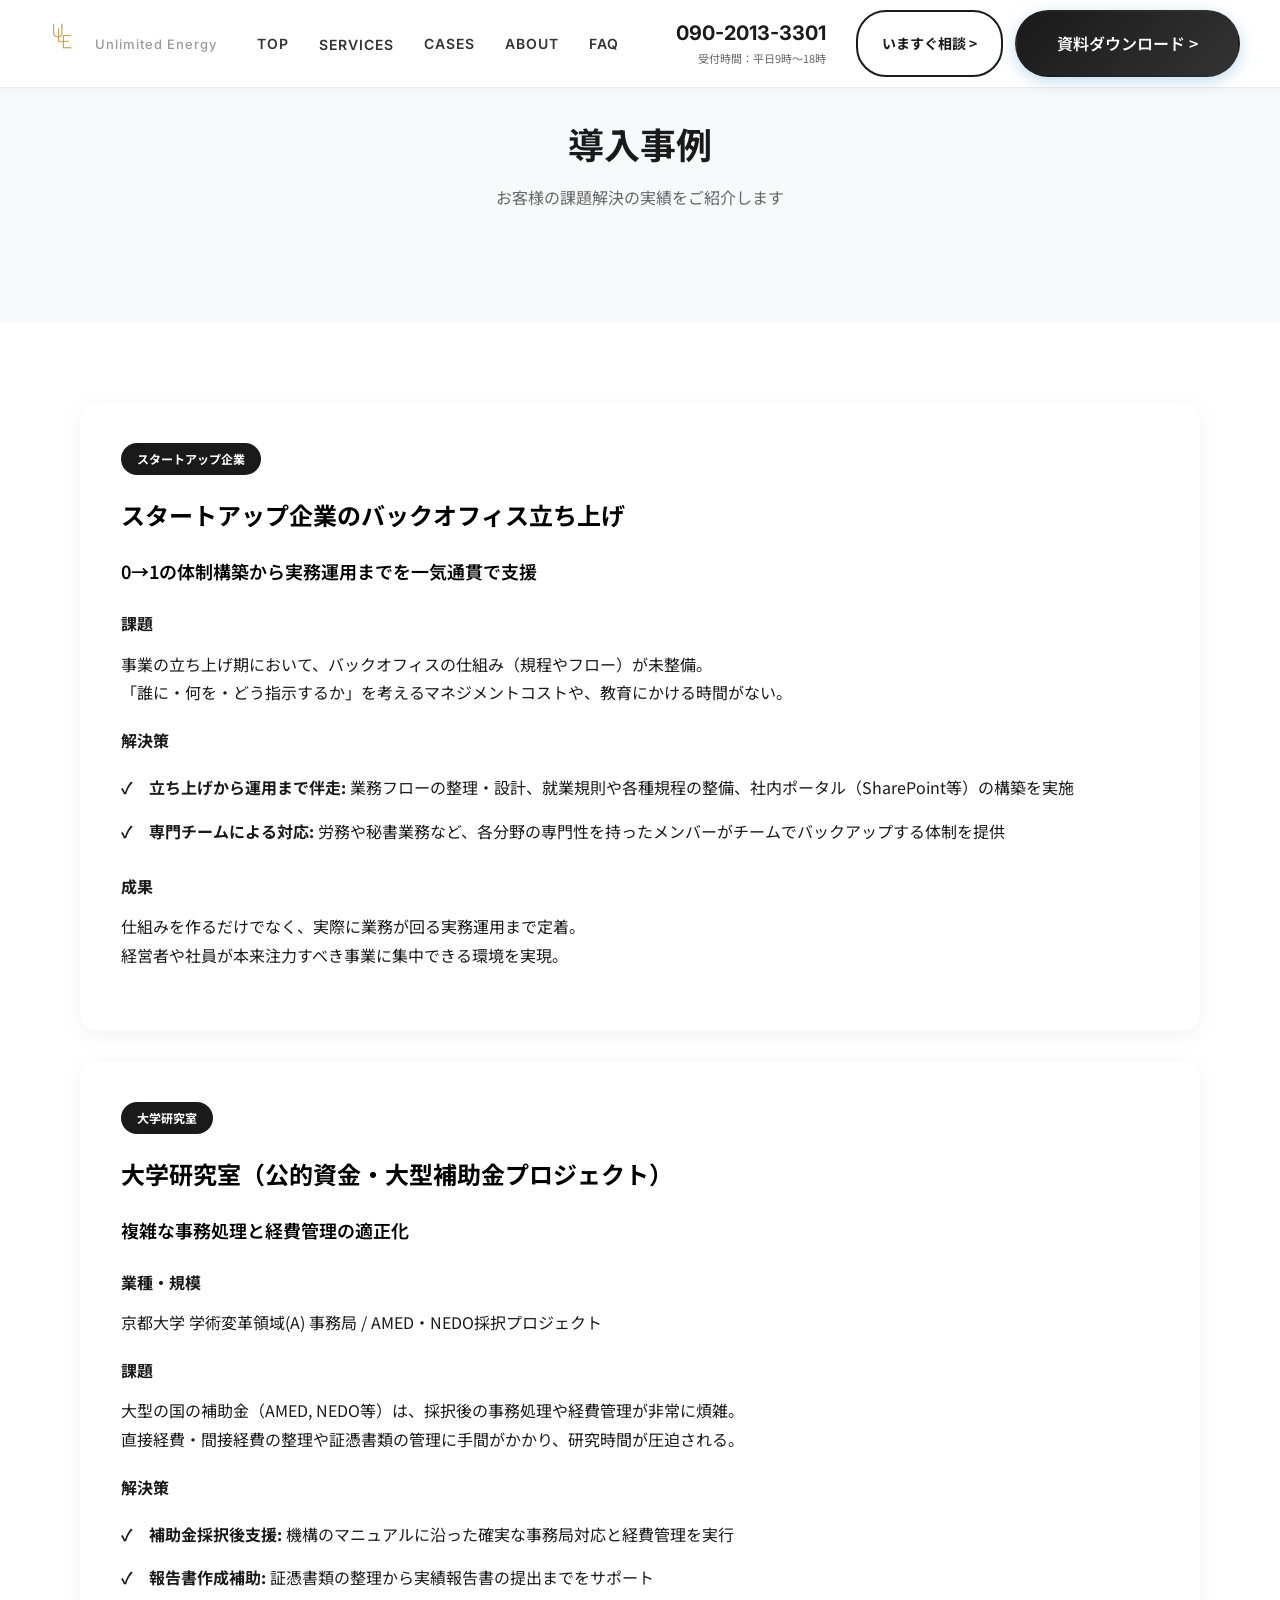
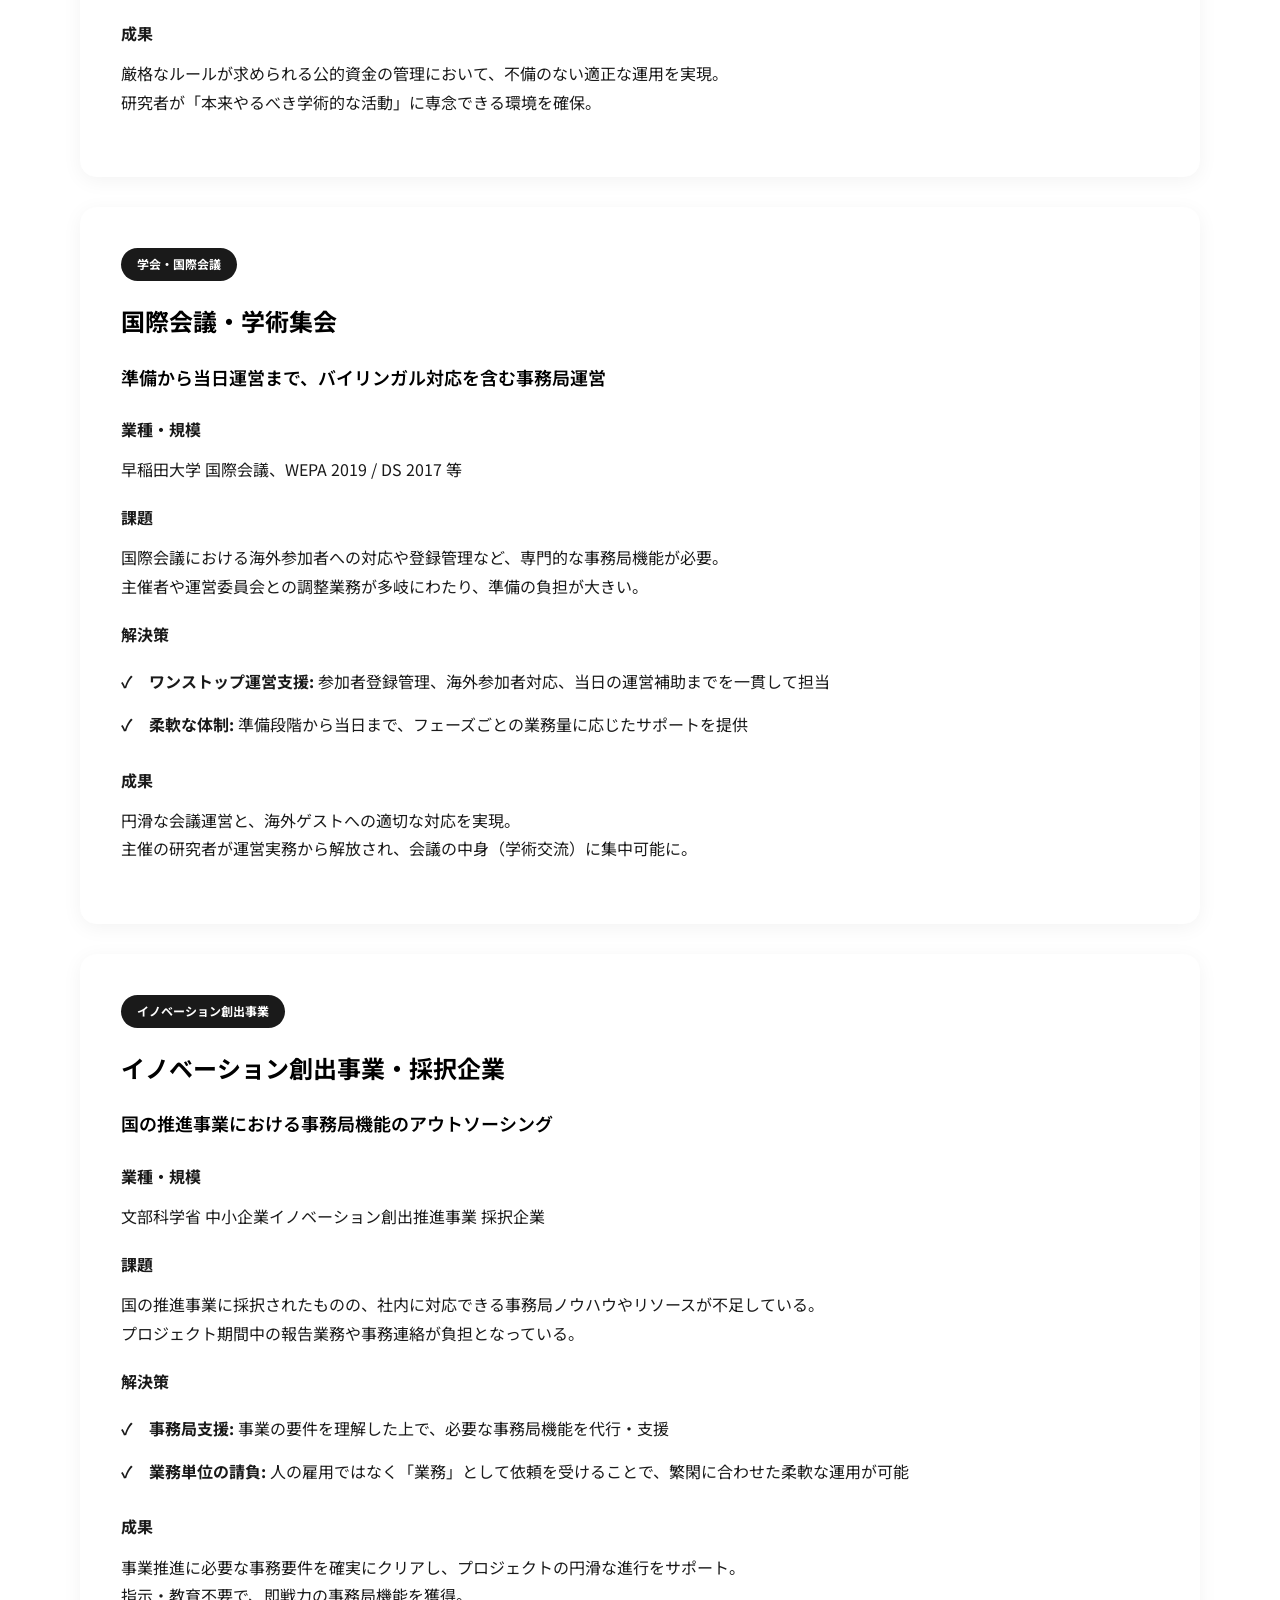
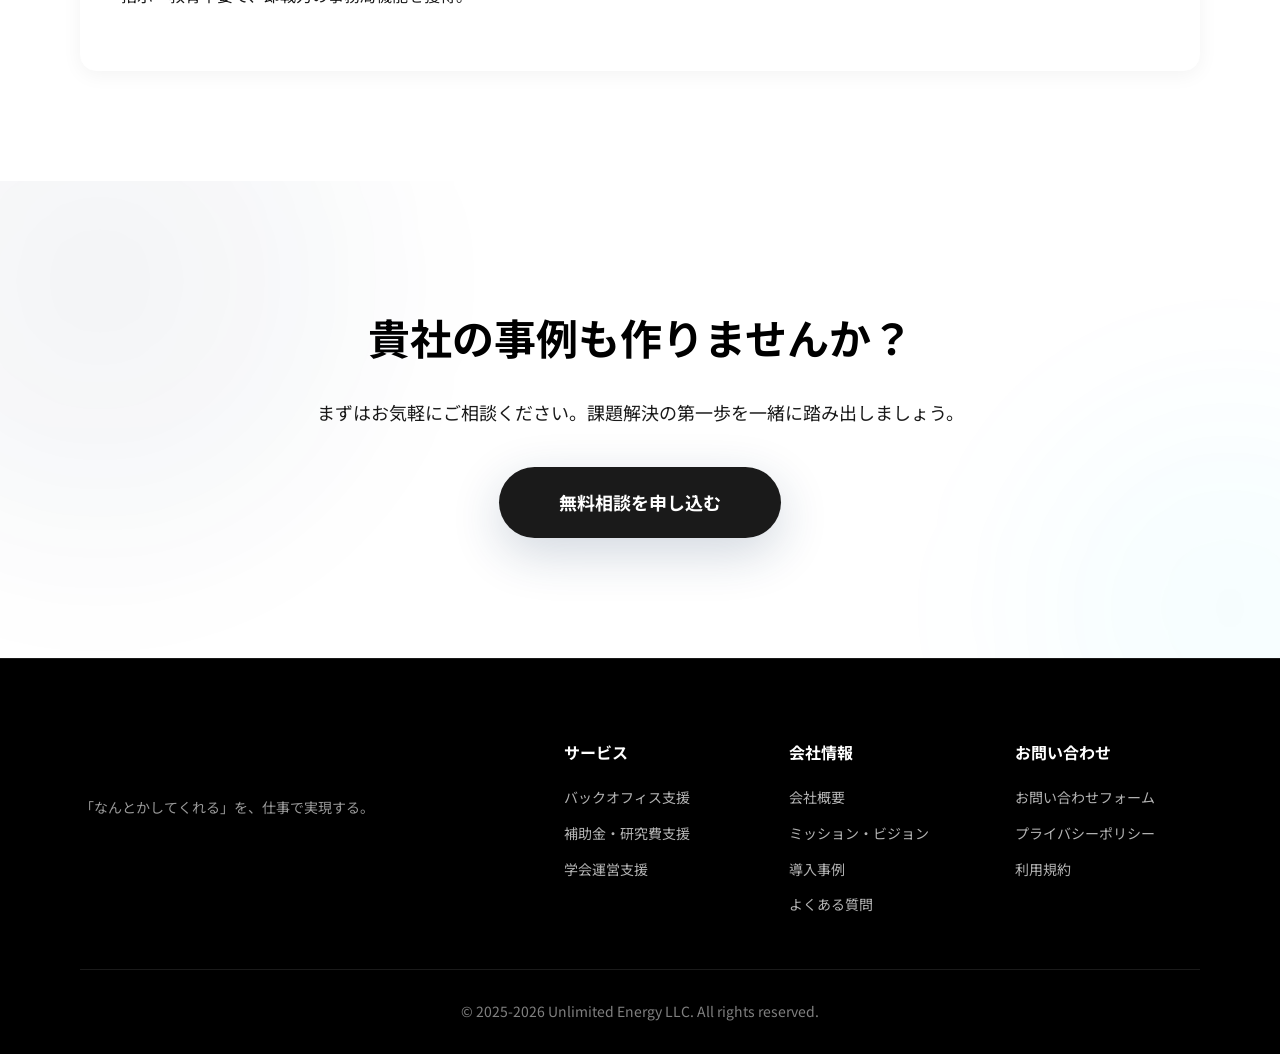
<file: cases.html>
<!DOCTYPE html>
<html lang="ja">

<head>
    <meta charset="UTF-8">
    <meta name="viewport" content="width=device-width, initial-scale=1.0">
    <title>導入事例 | アンリミティッドエナジー合同会社</title>
    <meta name="description" content="アンリミティッドエナジーのサービス導入事例をご紹介します。スタートアップから研究機関まで幅広い導入実績。">
    <meta property="og:type" content="website">
    <meta property="og:locale" content="ja_JP">
    <meta property="og:site_name" content="アンリミティッドエナジー合同会社">
    <meta property="og:title" content="導入事例 | アンリミティッドエナジー合同会社">
    <meta property="og:description" content="アンリミティッドエナジーのサービス導入事例をご紹介します。スタートアップから研究機関まで幅広い導入実績。">
    <meta property="og:url" content="https://unlimitedenergy.co.jp/cases.html">
    <link rel="canonical" href="https://unlimitedenergy.co.jp/cases.html">
    <link rel="preconnect" href="https://fonts.googleapis.com">
    <link rel="preconnect" href="https://fonts.gstatic.com" crossorigin>
    <link
        href="https://fonts.googleapis.com/css2?family=Inter:wght@400;500;700&family=Noto+Sans+JP:wght@400;500;700&display=swap"
        rel="stylesheet">
    <link rel="stylesheet" href="styles.css">
    <link rel="stylesheet" href="styles-extra.css">
</head>

<body>
    <a href="#main-content" class="skip-nav">メインコンテンツへスキップ</a>

    <!-- Header -->
    <header class="header">
        <div class="header-container">
            <div class="header-left">
                <div class="logo">
                    <a href="index.html" style="text-decoration: none;">
                        <img src="images/ロゴ1.png" alt="Unlimited Energy" style="height: 50px; width: auto;" width="120" height="50">
                    </a>
                    <span class="logo-subtext">Unlimited Energy</span>
                </div>
                <nav class="nav" id="navMenu">
                    <a href="index.html">TOP</a>
                    <div class="nav-dropdown">
                        <a href="#" class="nav-dropdown-toggle" aria-expanded="false" aria-haspopup="true">SERVICES</a>
                        <div class="nav-dropdown-menu">
                            <a href="service-backoffice.html">バックオフィス支援</a>
                            <a href="service-grant.html">補助金・研究費 採択後支援</a>
                            <a href="service-conference.html">学会・国際会議 運営事務局支援</a>
                        </div>
                    </div>
                    <a href="cases.html">CASES</a>
                    <a href="about.html">ABOUT</a>
                    <a href="faq.html">FAQ</a>
                </nav>
            </div>

            <div class="header-right">
                <div class="header-contact">
                    <a href="tel:09020133301" class="header-phone" style="text-decoration: none; color: #1a1a1a;">090-2013-3301</a>
                    <p class="header-hours">受付時間：平日9時〜18時</p>
                </div>
                <div class="header-actions">
                    <a href="contact.html" class="header-btn btn-outline">いますぐ相談 &gt;</a>
                    <a href="contact.html" class="header-btn btn-primary">資料ダウンロード &gt;</a>
                </div>
            </div>
            <button class="mobile-menu-toggle" onclick="toggleMobileMenu()" aria-label="メニューを開く" type="button">
                <span></span>
                <span></span>
                <span></span>
            </button>
        </div>
    </header>

    <!-- Hero Section -->
    <section id="main-content" class="simple-hero">
        <div class="hero-content">
            <h1 class="hero-title">導入事例</h1>
            <p class="hero-subtitle">
                お客様の課題解決の実績をご紹介します
            </p>
        </div>
    </section>

    <!-- Cases Section -->
    <section class="service-detail">
        <div class="container">

            <!-- Case 1 -->
            <div class="case-card">
                <span class="case-tag">スタートアップ企業</span>
                <h3>スタートアップ企業のバックオフィス立ち上げ</h3>
                <p style="font-size: 18px; color: var(--navy-dark); font-weight: 600; margin-bottom: 24px;">
                    0→1の体制構築から実務運用までを一気通貫で支援
                </p>

                <div class="case-section">
                    <h4>課題</h4>
                    <p>
                        事業の立ち上げ期において、バックオフィスの仕組み（規程やフロー）が未整備。<br>
                        「誰に・何を・どう指示するか」を考えるマネジメントコストや、教育にかける時間がない。
                    </p>
                </div>

                <div class="case-section">
                    <h4>解決策</h4>
                    <ul style="list-style: none; padding: 0;">
                        <li style="padding: 8px 0; padding-left: 28px; position: relative; color: var(--gray-dark);">
                            <span
                                style="position: absolute; left: 0; color: var(--navy-primary); font-weight: 700;">✓</span>
                            <strong>立ち上げから運用まで伴走:</strong> 業務フローの整理・設計、就業規則や各種規程の整備、社内ポータル（SharePoint等）の構築を実施
                        </li>
                        <li style="padding: 8px 0; padding-left: 28px; position: relative; color: var(--gray-dark);">
                            <span
                                style="position: absolute; left: 0; color: var(--navy-primary); font-weight: 700;">✓</span>
                            <strong>専門チームによる対応:</strong> 労務や秘書業務など、各分野の専門性を持ったメンバーがチームでバックアップする体制を提供
                        </li>
                    </ul>
                </div>

                <div class="case-section">
                    <h4>成果</h4>
                    <p>
                        仕組みを作るだけでなく、実際に業務が回る実務運用まで定着。<br>
                        経営者や社員が本来注力すべき事業に集中できる環境を実現。
                    </p>
                </div>
            </div>

            <!-- Case 2 -->
            <div class="case-card">
                <span class="case-tag">大学研究室</span>
                <h3>大学研究室（公的資金・大型補助金プロジェクト）</h3>
                <p style="font-size: 18px; color: var(--navy-dark); font-weight: 600; margin-bottom: 24px;">
                    複雑な事務処理と経費管理の適正化
                </p>

                <div class="case-section">
                    <h4>業種・規模</h4>
                    <p>京都大学 学術変革領域(A) 事務局 / AMED・NEDO採択プロジェクト</p>
                </div>

                <div class="case-section">
                    <h4>課題</h4>
                    <p>
                        大型の国の補助金（AMED, NEDO等）は、採択後の事務処理や経費管理が非常に煩雑。<br>
                        直接経費・間接経費の整理や証憑書類の管理に手間がかかり、研究時間が圧迫される。
                    </p>
                </div>

                <div class="case-section">
                    <h4>解決策</h4>
                    <ul style="list-style: none; padding: 0;">
                        <li style="padding: 8px 0; padding-left: 28px; position: relative; color: var(--gray-dark);">
                            <span
                                style="position: absolute; left: 0; color: var(--navy-primary); font-weight: 700;">✓</span>
                            <strong>補助金採択後支援:</strong> 機構のマニュアルに沿った確実な事務局対応と経費管理を実行
                        </li>
                        <li style="padding: 8px 0; padding-left: 28px; position: relative; color: var(--gray-dark);">
                            <span
                                style="position: absolute; left: 0; color: var(--navy-primary); font-weight: 700;">✓</span>
                            <strong>報告書作成補助:</strong> 証憑書類の整理から実績報告書の提出までをサポート
                        </li>
                    </ul>
                </div>

                <div class="case-section">
                    <h4>成果</h4>
                    <p>
                        厳格なルールが求められる公的資金の管理において、不備のない適正な運用を実現。<br>
                        研究者が「本来やるべき学術的な活動」に専念できる環境を確保。
                    </p>
                </div>
            </div>

            <!-- Case 3 -->
            <div class="case-card">
                <span class="case-tag">学会・国際会議</span>
                <h3>国際会議・学術集会</h3>
                <p style="font-size: 18px; color: var(--navy-dark); font-weight: 600; margin-bottom: 24px;">
                    準備から当日運営まで、バイリンガル対応を含む事務局運営
                </p>

                <div class="case-section">
                    <h4>業種・規模</h4>
                    <p>早稲田大学 国際会議、WEPA 2019 / DS 2017 等</p>
                </div>

                <div class="case-section">
                    <h4>課題</h4>
                    <p>
                        国際会議における海外参加者への対応や登録管理など、専門的な事務局機能が必要。<br>
                        主催者や運営委員会との調整業務が多岐にわたり、準備の負担が大きい。
                    </p>
                </div>

                <div class="case-section">
                    <h4>解決策</h4>
                    <ul style="list-style: none; padding: 0;">
                        <li style="padding: 8px 0; padding-left: 28px; position: relative; color: var(--gray-dark);">
                            <span
                                style="position: absolute; left: 0; color: var(--navy-primary); font-weight: 700;">✓</span>
                            <strong>ワンストップ運営支援:</strong> 参加者登録管理、海外参加者対応、当日の運営補助までを一貫して担当
                        </li>
                        <li style="padding: 8px 0; padding-left: 28px; position: relative; color: var(--gray-dark);">
                            <span
                                style="position: absolute; left: 0; color: var(--navy-primary); font-weight: 700;">✓</span>
                            <strong>柔軟な体制:</strong> 準備段階から当日まで、フェーズごとの業務量に応じたサポートを提供
                        </li>
                    </ul>
                </div>

                <div class="case-section">
                    <h4>成果</h4>
                    <p>
                        円滑な会議運営と、海外ゲストへの適切な対応を実現。<br>
                        主催の研究者が運営実務から解放され、会議の中身（学術交流）に集中可能に。
                    </p>
                </div>
            </div>

            <!-- Case 4 -->
            <div class="case-card">
                <span class="case-tag">イノベーション創出事業</span>
                <h3>イノベーション創出事業・採択企業</h3>
                <p style="font-size: 18px; color: var(--navy-dark); font-weight: 600; margin-bottom: 24px;">
                    国の推進事業における事務局機能のアウトソーシング
                </p>

                <div class="case-section">
                    <h4>業種・規模</h4>
                    <p>文部科学省 中小企業イノベーション創出推進事業 採択企業</p>
                </div>

                <div class="case-section">
                    <h4>課題</h4>
                    <p>
                        国の推進事業に採択されたものの、社内に対応できる事務局ノウハウやリソースが不足している。<br>
                        プロジェクト期間中の報告業務や事務連絡が負担となっている。
                    </p>
                </div>

                <div class="case-section">
                    <h4>解決策</h4>
                    <ul style="list-style: none; padding: 0;">
                        <li style="padding: 8px 0; padding-left: 28px; position: relative; color: var(--gray-dark);">
                            <span
                                style="position: absolute; left: 0; color: var(--navy-primary); font-weight: 700;">✓</span>
                            <strong>事務局支援:</strong> 事業の要件を理解した上で、必要な事務局機能を代行・支援
                        </li>
                        <li style="padding: 8px 0; padding-left: 28px; position: relative; color: var(--gray-dark);">
                            <span
                                style="position: absolute; left: 0; color: var(--navy-primary); font-weight: 700;">✓</span>
                            <strong>業務単位の請負:</strong> 人の雇用ではなく「業務」として依頼を受けることで、繁閑に合わせた柔軟な運用が可能
                        </li>
                    </ul>
                </div>

                <div class="case-section">
                    <h4>成果</h4>
                    <p>
                        事業推進に必要な事務要件を確実にクリアし、プロジェクトの円滑な進行をサポート。<br>
                        指示・教育不要で、即戦力の事務局機能を獲得。
                    </p>
                </div>
            </div>

        </div>
    </section>

    <!-- CTA Section -->
    <section class="cta-section">
        <div class="cta-background">
            <div class="glow-orb glow-orb-4"></div>
            <div class="glow-orb glow-orb-5"></div>
        </div>
        <div class="container">
            <div class="cta-content">
                <h2 class="cta-title">貴社の事例も作りませんか？</h2>
                <p class="cta-subtitle">まずはお気軽にご相談ください。課題解決の第一歩を一緒に踏み出しましょう。</p>
                <a href="contact.html" class="btn-cta">無料相談を申し込む</a>
            </div>
        </div>
    </section>

    <!-- Footer -->
    <footer class="footer">
        <div class="container">
            <div class="footer-content">
                <div class="footer-logo">
                    <span class="logo-text">Unlimited Energy</span>
                    <p class="footer-tagline">「なんとかしてくれる」を、仕事で実現する。</p>
                </div>
                <div class="footer-links">
                    <div class="footer-column">
                        <h4>サービス</h4>
                        <a href="service-backoffice.html">バックオフィス支援</a>
                        <a href="service-grant.html">補助金・研究費支援</a>
                        <a href="service-conference.html">学会運営支援</a>
                    </div>
                    <div class="footer-column">
                        <h4>会社情報</h4>
                        <a href="about.html">会社概要</a>
                        <a href="about.html">ミッション・ビジョン</a>
                        <a href="cases.html">導入事例</a>
                        <a href="faq.html">よくある質問</a>
                    </div>
                    <div class="footer-column">
                        <h4>お問い合わせ</h4>
                        <a href="contact.html">お問い合わせフォーム</a>
                        <a href="privacy.html">プライバシーポリシー</a>
                        <a href="terms.html">利用規約</a>
                    </div>
                </div>
            </div>
            <div class="footer-bottom">
                <p>&copy; 2025-2026 Unlimited Energy LLC. All rights reserved.</p>
            </div>
        </div>
    </footer>

    <script src="script.js"></script>
</body>

</html>
</file>
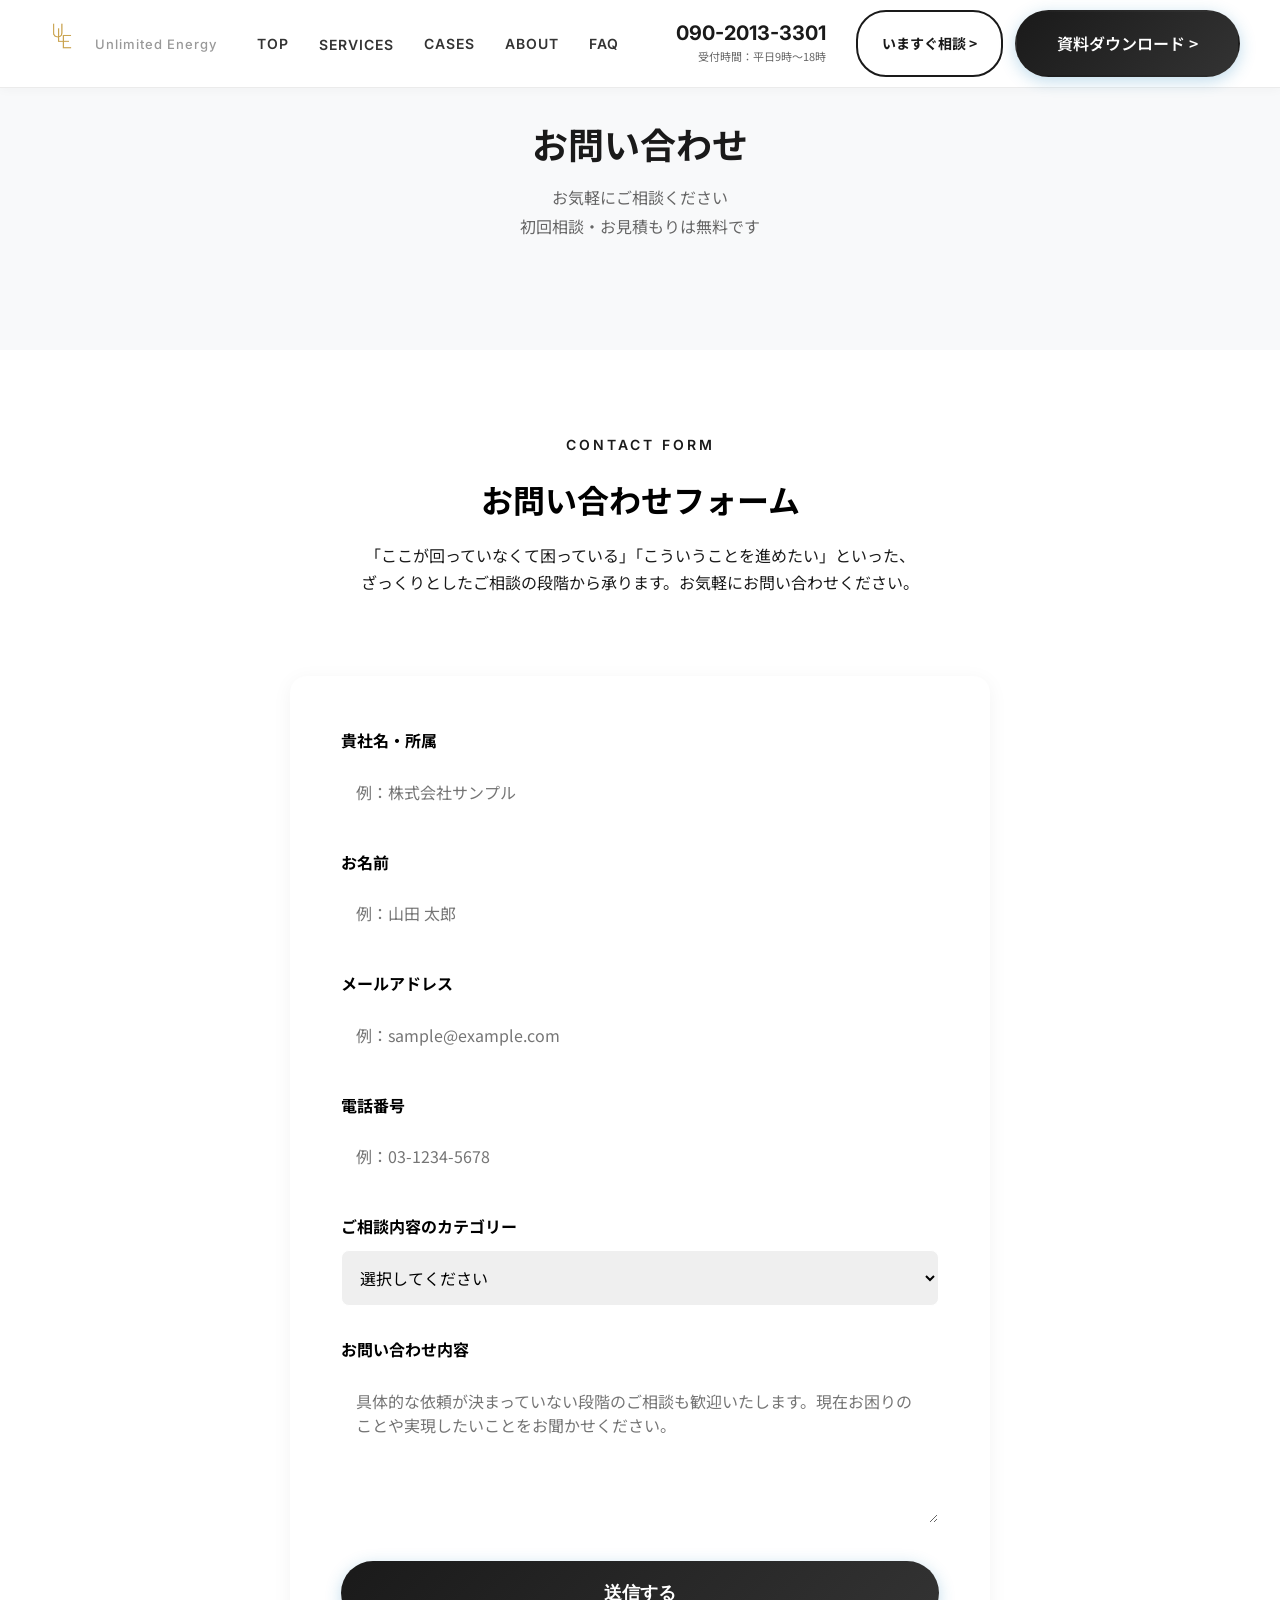
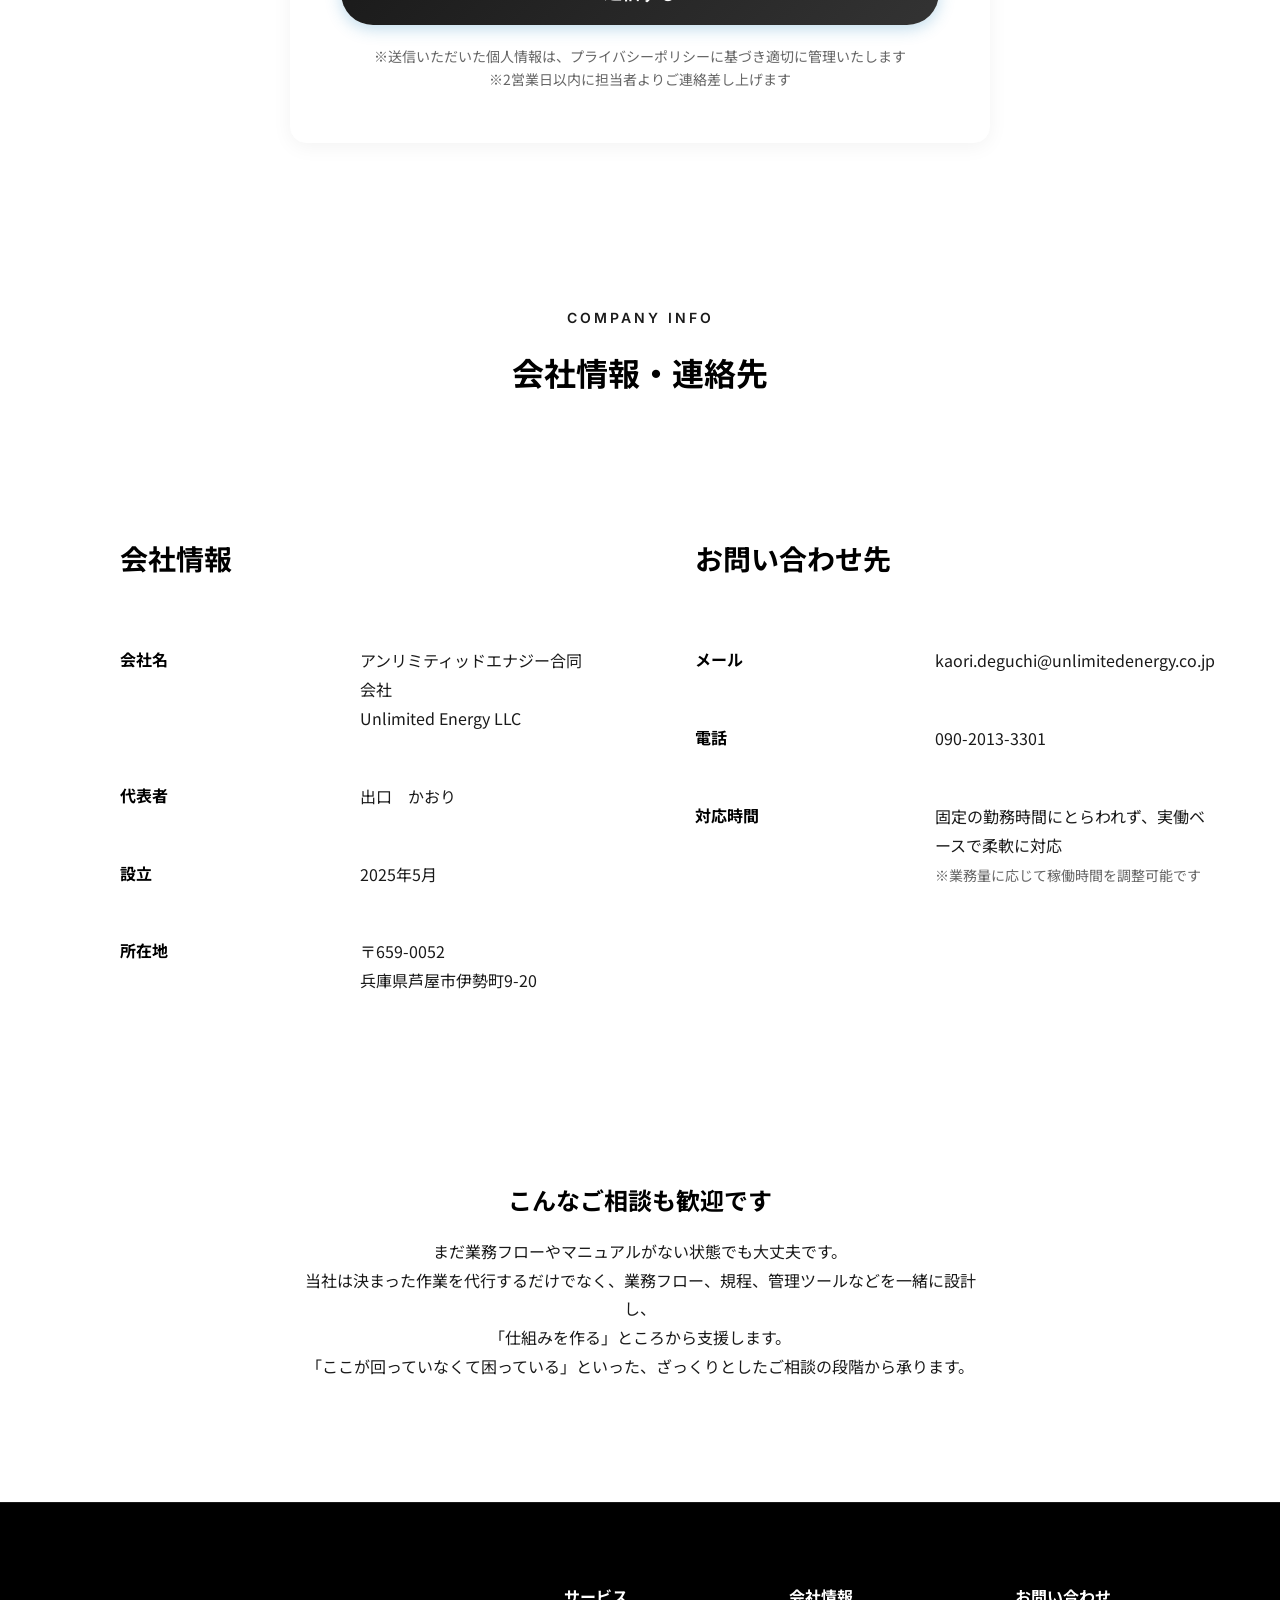
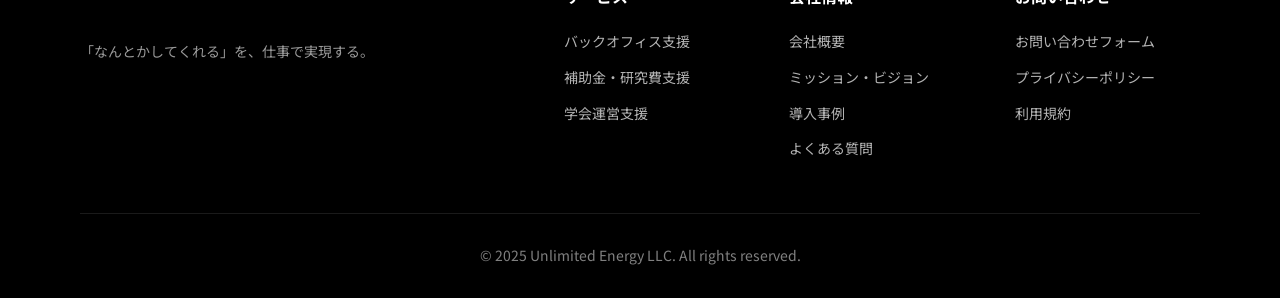
<file: contact.html>
<!DOCTYPE html>
<html lang="ja">

<head>
    <meta charset="UTF-8">
    <meta name="viewport" content="width=device-width, initial-scale=1.0">
    <title>お問い合わせ | アンリミティッドエナジー合同会社</title>
    <meta name="description" content="アンリミティッドエナジーへのお問い合わせはこちらから。初回相談・お見積もりは無料です。">
    <meta property="og:type" content="website">
    <meta property="og:locale" content="ja_JP">
    <meta property="og:site_name" content="アンリミティッドエナジー合同会社">
    <meta property="og:title" content="お問い合わせ | アンリミティッドエナジー合同会社">
    <meta property="og:description" content="アンリミティッドエナジーへのお問い合わせはこちらから。初回相談・お見積もりは無料です。">
    <meta property="og:url" content="https://unlimitedenergy.co.jp/contact.html">
    <link rel="canonical" href="https://unlimitedenergy.co.jp/contact.html">
    <link rel="preconnect" href="https://fonts.googleapis.com">
    <link rel="preconnect" href="https://fonts.gstatic.com" crossorigin>
    <link
        href="https://fonts.googleapis.com/css2?family=Inter:wght@400;500;700&family=Noto+Sans+JP:wght@400;500;700&display=swap"
        rel="stylesheet">
    <link rel="stylesheet" href="styles.css">
    <link rel="stylesheet" href="styles-extra.css">
</head>

<body>
    <a href="#main-content" class="skip-nav">メインコンテンツへスキップ</a>

    <!-- Header -->
    <header class="header">
        <div class="header-container">
            <div class="header-left">
                <div class="logo">
                    <a href="index.html" style="text-decoration: none;">
                        <img src="images/ロゴ1.png" alt="Unlimited Energy" style="height: 50px; width: auto;" width="120" height="50">
                    </a>
                    <span class="logo-subtext">Unlimited Energy</span>
                </div>
                <nav class="nav" id="navMenu">
                    <a href="index.html">TOP</a>
                    <div class="nav-dropdown">
                        <a href="#" class="nav-dropdown-toggle" aria-expanded="false" aria-haspopup="true">SERVICES</a>
                        <div class="nav-dropdown-menu">
                            <a href="service-backoffice.html">バックオフィス支援</a>
                            <a href="service-grant.html">補助金・研究費 採択後支援</a>
                            <a href="service-conference.html">学会・国際会議 運営事務局支援</a>
                        </div>
                    </div>
                    <a href="cases.html">CASES</a>
                    <a href="about.html">ABOUT</a>
                    <a href="faq.html">FAQ</a>
                </nav>
            </div>

            <div class="header-right">
                <div class="header-contact">
                    <p class="header-phone">090-2013-3301</p>
                    <p class="header-hours">受付時間：平日9時〜18時</p>
                </div>
                <div class="header-actions">
                    <a href="contact.html" class="header-btn btn-outline">いますぐ相談 &gt;</a>
                    <a href="contact.html" class="header-btn btn-primary">資料ダウンロード &gt;</a>
                </div>
            </div>
            <button class="mobile-menu-toggle" onclick="toggleMobileMenu()" aria-label="メニューを開く" type="button">
                <span></span>
                <span></span>
                <span></span>
            </button>
        </div>
    </header>

    <!-- Hero Section -->
    <section id="main-content" class="simple-hero">
        <div class="hero-content">
            <h1 class="hero-title">お問い合わせ</h1>
            <p class="hero-subtitle">
                お気軽にご相談ください<br>
                初回相談・お見積もりは無料です
            </p>
        </div>
    </section>

    <!-- Contact Form Section -->
    <section class="service-detail">
        <div class="container">
            <div class="section-header">
                <span class="section-label">CONTACT FORM</span>
                <h2 class="section-title">お問い合わせフォーム</h2>
                <p style="margin-top: 20px; color: var(--gray-dark);">
                    「ここが回っていなくて困っている」「こういうことを進めたい」といった、<br>
                    ざっくりとしたご相談の段階から承ります。お気軽にお問い合わせください。
                </p>
            </div>

            <div id="formFeedback" style="display: none; margin-bottom: 30px;" role="alert" aria-live="polite"></div>

            <form id="contactForm" class="contact-form" action="#" method="post" aria-describedby="formFeedback">
                <div class="form-group">
                    <label for="company">貴社名・所属 <span class="required-badge">必須</span></label>
                    <input type="text" id="company" name="company" required aria-required="true" placeholder="例：株式会社サンプル">
                </div>

                <div class="form-group">
                    <label for="name">お名前 <span class="required-badge">必須</span></label>
                    <input type="text" id="name" name="name" required aria-required="true" placeholder="例：山田 太郎">
                </div>

                <div class="form-group">
                    <label for="email">メールアドレス <span class="required-badge">必須</span></label>
                    <input type="email" id="email" name="email" required aria-required="true" placeholder="例：sample@example.com">
                </div>

                <div class="form-group">
                    <label for="phone">電話番号</label>
                    <input type="tel" id="phone" name="phone" placeholder="例：03-1234-5678">
                </div>

                <div class="form-group">
                    <label for="inquiry-type">ご相談内容のカテゴリー <span class="required-badge">必須</span></label>
                    <select id="inquiry-type" name="inquiry-type" required aria-required="true">
                        <option value="">選択してください</option>
                        <option value="back-office">バックオフィス支援</option>
                        <option value="grant">補助金・研究費 採択後支援</option>
                        <option value="conference">学会・国際会議運営支援</option>
                        <option value="hr">人材マッチング・育成支援</option>
                        <option value="other">その他（ざっくりしたご相談など）</option>
                    </select>
                </div>

                <div class="form-group">
                    <label for="message">お問い合わせ内容 <span class="required-badge">必須</span></label>
                    <textarea id="message" name="message" required aria-required="true"
                        placeholder="具体的な依頼が決まっていない段階のご相談も歓迎いたします。現在お困りのことや実現したいことをお聞かせください。"></textarea>
                </div>

                <button type="submit" class="btn-submit">送信する</button>

                <p style="margin-top: 20px; font-size: 14px; color: var(--gray-medium); text-align: center;">
                    ※送信いただいた個人情報は、プライバシーポリシーに基づき適切に管理いたします<br>
                    ※2営業日以内に担当者よりご連絡差し上げます
                </p>
            </form>
        </div>
    </section>

    <!-- Contact Info Section -->
    <section class="service-detail" style="background: var(--gray-lighter);">
        <div class="container">
            <div class="section-header">
                <span class="section-label">COMPANY INFO</span>
                <h2 class="section-title">会社情報・連絡先</h2>
            </div>
            <div style="display: grid; grid-template-columns: repeat(auto-fit, minmax(300px, 1fr)); gap: 30px;">
                <div class="company-info-box">
                    <h3>会社情報</h3>
                    <div class="info-row">
                        <div class="info-label">会社名</div>
                        <div class="info-value">アンリミティッドエナジー合同会社<br>Unlimited Energy LLC</div>
                    </div>
                    <div class="info-row">
                        <div class="info-label">代表者</div>
                        <div class="info-value">出口　かおり</div>
                    </div>
                    <div class="info-row">
                        <div class="info-label">設立</div>
                        <div class="info-value">2025年5月</div>
                    </div>
                    <div class="info-row">
                        <div class="info-label">所在地</div>
                        <div class="info-value">〒659-0052<br>兵庫県芦屋市伊勢町9-20</div>
                    </div>
                </div>

                <div class="company-info-box">
                    <h3>お問い合わせ先</h3>
                    <div class="info-row">
                        <div class="info-label">メール</div>
                        <div class="info-value">
                            <a href="mailto:kaori.deguchi@unlimitedenergy.co.jp"
                                style="color: var(--navy-primary); text-decoration: none;">
                                kaori.deguchi@unlimitedenergy.co.jp
                            </a>
                        </div>
                    </div>
                    <div class="info-row">
                        <div class="info-label">電話</div>
                        <div class="info-value">
                            <a href="tel:090-2013-3301" style="color: var(--navy-primary); text-decoration: none;">
                                090-2013-3301
                            </a>
                        </div>
                    </div>
                    <div class="info-row">
                        <div class="info-label">対応時間</div>
                        <div class="info-value">
                            固定の勤務時間にとらわれず、実働ベースで柔軟に対応<br>
                            <span style="font-size: 14px; color: var(--gray-medium);">
                                ※業務量に応じて稼働時間を調整可能です
                            </span>
                        </div>
                    </div>
                </div>
            </div>

            <div
                style="margin-top: 60px; text-align: center; padding: 40px; background: var(--white); border-radius: 16px; border: 1px solid var(--gray-lighter);">
                <h3 style="font-size: 24px; font-weight: 700; color: var(--navy-dark); margin-bottom: 16px;">
                    こんなご相談も歓迎です
                </h3>
                <p style="color: var(--gray-dark); line-height: 1.8; max-width: 700px; margin: 0 auto;">
                    まだ業務フローやマニュアルがない状態でも大丈夫です。<br>
                    当社は決まった作業を代行するだけでなく、業務フロー、規程、管理ツールなどを一緒に設計し、<br>
                    「仕組みを作る」ところから支援します。<br>
                    「ここが回っていなくて困っている」といった、ざっくりとしたご相談の段階から承ります。
                </p>
            </div>
        </div>
    </section>

    <!-- Footer -->
    <footer class="footer">
        <div class="container">
            <div class="footer-content">
                <div class="footer-logo">
                    <span class="logo-text">Unlimited Energy</span>
                    <p class="footer-tagline">「なんとかしてくれる」を、仕事で実現する。</p>
                </div>
                <div class="footer-links">
                    <div class="footer-column">
                        <h4>サービス</h4>
                        <a href="service-backoffice.html">バックオフィス支援</a>
                        <a href="service-grant.html">補助金・研究費支援</a>
                        <a href="service-conference.html">学会運営支援</a>
                    </div>
                    <div class="footer-column">
                        <h4>会社情報</h4>
                        <a href="about.html">会社概要</a>
                        <a href="about.html">ミッション・ビジョン</a>
                        <a href="cases.html">導入事例</a>
                        <a href="faq.html">よくある質問</a>
                    </div>
                    <div class="footer-column">
                        <h4>お問い合わせ</h4>
                        <a href="contact.html">お問い合わせフォーム</a>
                        <a href="#">プライバシーポリシー</a>
                        <a href="#">利用規約</a>
                    </div>
                </div>
            </div>
            <div class="footer-bottom">
                <p>&copy; 2025 Unlimited Energy LLC. All rights reserved.</p>
            </div>
        </div>
    </footer>

    <script src="script.js"></script>
</body>

</html>
</file>
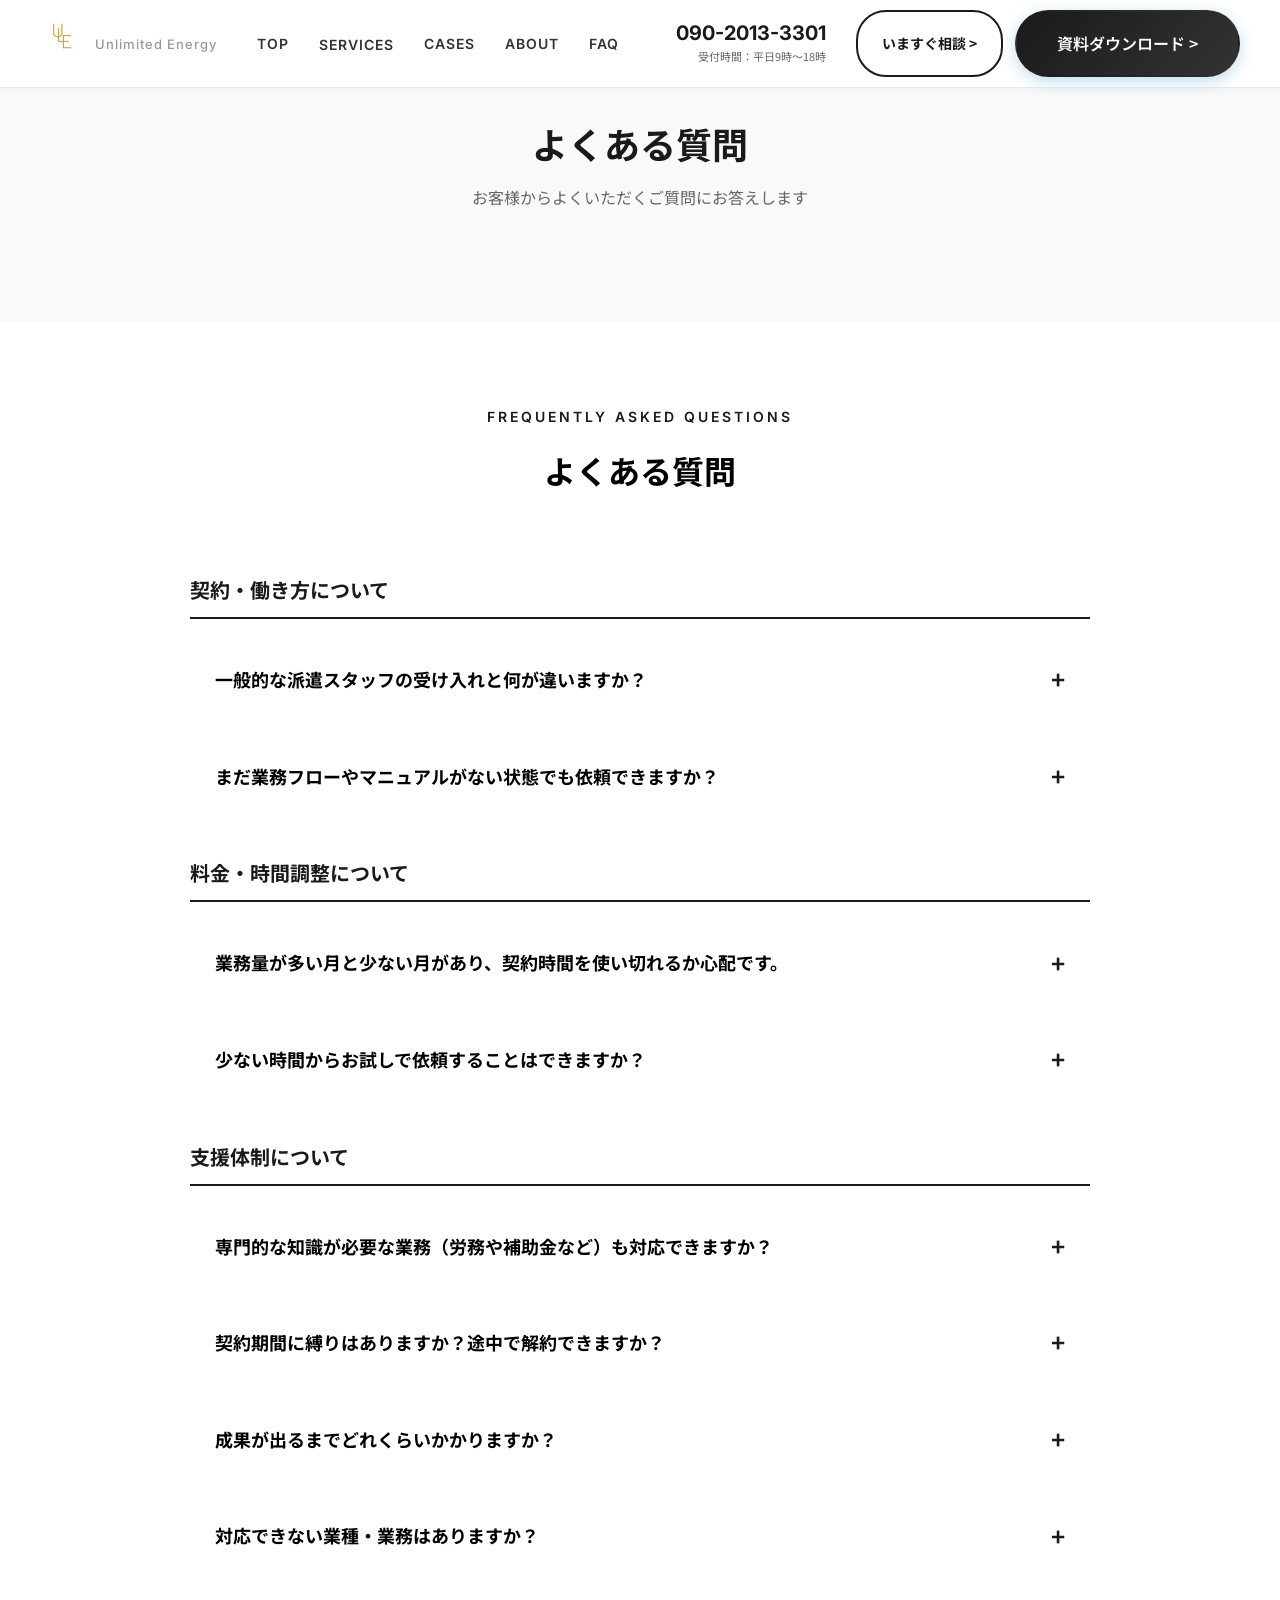
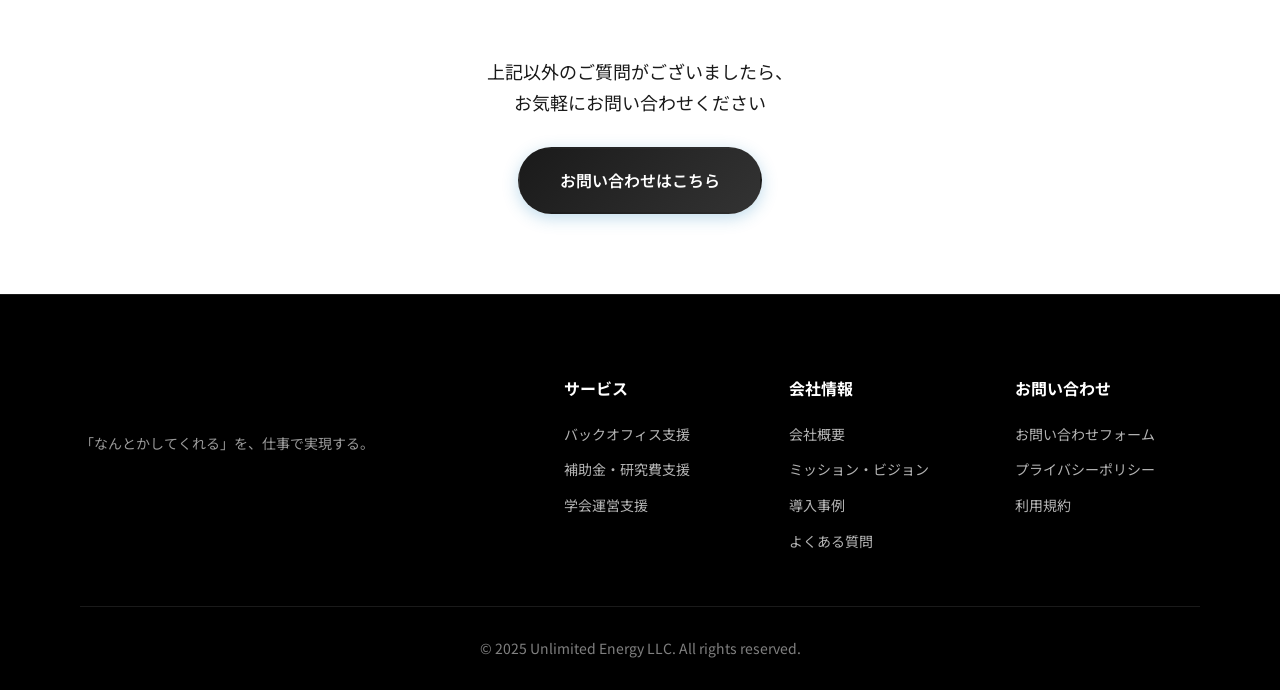
<file: faq.html>
<!DOCTYPE html>
<html lang="ja">

<head>
    <meta charset="UTF-8">
    <meta name="viewport" content="width=device-width, initial-scale=1.0">
    <title>よくある質問 | アンリミティッドエナジー合同会社</title>
    <meta name="description" content="アンリミティッドエナジーのサービスに関するよくある質問と回答をまとめました。">
    <meta property="og:type" content="website">
    <meta property="og:locale" content="ja_JP">
    <meta property="og:site_name" content="アンリミティッドエナジー合同会社">
    <meta property="og:title" content="よくある質問 | アンリミティッドエナジー合同会社">
    <meta property="og:description" content="アンリミティッドエナジーのサービスに関するよくある質問と回答をまとめました。">
    <meta property="og:url" content="https://unlimitedenergy.co.jp/faq.html">
    <link rel="canonical" href="https://unlimitedenergy.co.jp/faq.html">
    <link rel="preconnect" href="https://fonts.googleapis.com">
    <link rel="preconnect" href="https://fonts.gstatic.com" crossorigin>
    <link
        href="https://fonts.googleapis.com/css2?family=Inter:wght@400;500;700&family=Noto+Sans+JP:wght@400;500;700&display=swap"
        rel="stylesheet">
    <link rel="stylesheet" href="styles.css">
    <link rel="stylesheet" href="styles-extra.css">
</head>

<body>
    <a href="#main-content" class="skip-nav">メインコンテンツへスキップ</a>

    <!-- Header -->
    <header class="header">
        <div class="header-container">
            <div class="header-left">
                <div class="logo">
                    <a href="index.html" style="text-decoration: none;">
                        <img src="images/ロゴ1.png" alt="Unlimited Energy" style="height: 50px; width: auto;" width="120" height="50">
                    </a>
                    <span class="logo-subtext">Unlimited Energy</span>
                </div>
                <nav class="nav" id="navMenu">
                    <a href="index.html">TOP</a>
                    <div class="nav-dropdown">
                        <a href="#" class="nav-dropdown-toggle" aria-expanded="false" aria-haspopup="true">SERVICES</a>
                        <div class="nav-dropdown-menu">
                            <a href="service-backoffice.html">バックオフィス支援</a>
                            <a href="service-grant.html">補助金・研究費 採択後支援</a>
                            <a href="service-conference.html">学会・国際会議 運営事務局支援</a>
                        </div>
                    </div>
                    <a href="cases.html">CASES</a>
                    <a href="about.html">ABOUT</a>
                    <a href="faq.html">FAQ</a>
                </nav>
            </div>

            <div class="header-right">
                <div class="header-contact">
                    <p class="header-phone">090-2013-3301</p>
                    <p class="header-hours">受付時間：平日9時〜18時</p>
                </div>
                <div class="header-actions">
                    <a href="contact.html" class="header-btn btn-outline">いますぐ相談 &gt;</a>
                    <a href="contact.html" class="header-btn btn-primary">資料ダウンロード &gt;</a>
                </div>
            </div>
            <button class="mobile-menu-toggle" onclick="toggleMobileMenu()" aria-label="メニューを開く" type="button">
                <span></span>
                <span></span>
                <span></span>
            </button>
        </div>
    </header>

    <!-- Hero Section -->
    <section id="main-content" class="simple-hero">
        <div class="hero-content">
            <h1 class="hero-title">よくある質問</h1>
            <p class="hero-subtitle">
                お客様からよくいただくご質問にお答えします
            </p>
        </div>
    </section>

    <!-- FAQ Section -->
    <section class="service-detail">
        <div class="container">
            <div class="section-header">
                <span class="section-label">FREQUENTLY ASKED QUESTIONS</span>
                <h2 class="section-title">よくある質問</h2>
            </div>

            <div class="faq-accordion">
                <!-- Category 1: 契約・働き方について -->
                <div style="margin-bottom: 40px;">
                    <h3
                        style="font-size: 20px; font-weight: 700; color: var(--navy-primary); margin-bottom: 20px; padding-bottom: 10px; border-bottom: 2px solid var(--navy-primary);">
                        契約・働き方について
                    </h3>

                    <div class="faq-item">
                        <div class="faq-question">一般的な派遣スタッフの受け入れと何が違いますか？</div>
                        <div class="faq-answer">
                            最大の違いは「管理・教育の負担がない」点です。<br><br>
                            派遣契約は「人（時間）」に対する契約であり、指揮命令や勤怠管理はお客様が行う必要がありますが、当社は「業務」単位での請負契約となります。<br><br>
                            お客様は「誰に・何を・どう指示するか」を考える必要がなく、成果や遂行ベースで業務をお任せいただけます。
                        </div>
                    </div>

                    <div class="faq-item">
                        <div class="faq-question">まだ業務フローやマニュアルがない状態でも依頼できますか？</div>
                        <div class="faq-answer">
                            はい、可能です。<br><br>
                            当社は決まった作業を代行するだけでなく、業務フロー、規程、管理ツールなどを一緒に設計し、「仕組みを作る」ところから支援します。<br><br>
                            「ここが回っていなくて困っている」といった、ざっくりとしたご相談の段階から承ります。
                        </div>
                    </div>
                </div>

                <!-- Category 2: 料金・時間調整について -->
                <div style="margin-bottom: 40px;">
                    <h3
                        style="font-size: 20px; font-weight: 700; color: var(--navy-primary); margin-bottom: 20px; padding-bottom: 10px; border-bottom: 2px solid var(--navy-primary);">
                        料金・時間調整について
                    </h3>

                    <div class="faq-item">
                        <div class="faq-question">業務量が多い月と少ない月があり、契約時間を使い切れるか心配です。</div>
                        <div class="faq-answer">
                            当社では実働ベースで柔軟に調整が可能です。<br><br>
                            業務量が多い月は翌月分の時間を「前借り」でき、少ない月は翌月に「繰り越す」ことが可能です。<br><br>
                            前後の月での調整であれば無料で行えるため、事業の変化に合わせて無駄なくご利用いただけます。
                        </div>
                    </div>

                    <div class="faq-item">
                        <div class="faq-question">少ない時間からお試しで依頼することはできますか？</div>
                        <div class="faq-answer">
                            はい、「ライトプラン（月10時間）」をご用意しています。<br><br>
                            月額60,000円（税別）から、一部業務のスポット依頼やお試し利用としてスタートしていただけます。
                        </div>
                    </div>
                </div>

                <!-- Category 3: 支援体制について -->
                <div style="margin-bottom: 40px;">
                    <h3
                        style="font-size: 20px; font-weight: 700; color: var(--navy-primary); margin-bottom: 20px; padding-bottom: 10px; border-bottom: 2px solid var(--navy-primary);">
                        支援体制について
                    </h3>

                    <div class="faq-item">
                        <div class="faq-question">専門的な知識が必要な業務（労務や補助金など）も対応できますか？</div>
                        <div class="faq-answer">
                            はい、専門チーム体制で対応いたします。<br><br>
                            窓口担当者の背後には、社会保険労務士（労務・規程）、補助金申請の経験者、秘書業務のベテラン（経験10年以上）などが控えています。<br><br>
                            「誰に聞けばいいかわからない」案件でも、チーム内で連携しワンストップで対応可能です。
                        </div>
                    </div>

                    <div class="faq-item">
                        <div class="faq-question">契約期間に縛りはありますか？途中で解約できますか？</div>
                        <div class="faq-answer">
                            長期の縛りはございません。<br><br>
                            原則として1ヶ月単位でご契約いただいており、ご都合に合わせて解約・変更が可能です。<br><br>
                            ただし、業務の引き継ぎや運用の安定を考慮し、解約の際は1ヶ月前のご連絡をお願いしております。まずはお気軽にご相談ください。
                        </div>
                    </div>

                    <div class="faq-item">
                        <div class="faq-question">成果が出るまでどれくらいかかりますか？</div>
                        <div class="faq-answer">
                            業務の種類や規模によって異なりますが、一般的なバックオフィス業務の場合、開始から1〜2ヶ月程度で業務フローが安定し始めます。<br><br>
                            まずヒアリングを通じて現状を把握し、優先度の高い課題から着手します。「仕組みづくり」の段階では成果が見えにくい場合もありますが、定期的な報告で進捗を共有しながら進めますのでご安心ください。
                        </div>
                    </div>

                    <div class="faq-item">
                        <div class="faq-question">対応できない業種・業務はありますか？</div>
                        <div class="faq-answer">
                            特定の業種に限定した制限はなく、スタートアップ・研究機関・中小企業など幅広いお客様をご支援しています。<br><br>
                            ただし、以下のような業務は対応範囲外となります。<br>
                            ・弁護士や税理士など、国家資格が必要な法律・税務の独占業務<br>
                            ・法令に違反する可能性のある業務<br><br>
                            対応可否が不明な場合は、まずお気軽にご相談ください。できる限り対応策をご提案いたします。
                        </div>
                    </div>
                </div>
            </div>

            <div style="text-align: center; margin-top: 80px;">
                <p style="color: var(--gray-dark); font-size: 18px; margin-bottom: 30px;">
                    上記以外のご質問がございましたら、<br>お気軽にお問い合わせください
                </p>
                <a href="contact.html" class="btn-primary">お問い合わせはこちら</a>
            </div>
        </div>
    </section>

    <!-- Footer -->
    <footer class="footer">
        <div class="container">
            <div class="footer-content">
                <div class="footer-logo">
                    <span class="logo-text">Unlimited Energy</span>
                    <p class="footer-tagline">「なんとかしてくれる」を、仕事で実現する。</p>
                </div>
                <div class="footer-links">
                    <div class="footer-column">
                        <h4>サービス</h4>
                        <a href="service-backoffice.html">バックオフィス支援</a>
                        <a href="service-grant.html">補助金・研究費支援</a>
                        <a href="service-conference.html">学会運営支援</a>
                    </div>
                    <div class="footer-column">
                        <h4>会社情報</h4>
                        <a href="about.html">会社概要</a>
                        <a href="about.html">ミッション・ビジョン</a>
                        <a href="cases.html">導入事例</a>
                        <a href="faq.html">よくある質問</a>
                    </div>
                    <div class="footer-column">
                        <h4>お問い合わせ</h4>
                        <a href="contact.html">お問い合わせフォーム</a>
                        <a href="#">プライバシーポリシー</a>
                        <a href="#">利用規約</a>
                    </div>
                </div>
            </div>
            <div class="footer-bottom">
                <p>&copy; 2025 Unlimited Energy LLC. All rights reserved.</p>
            </div>
        </div>
    </footer>

    <script src="script.js"></script>
</body>

</html>
</file>
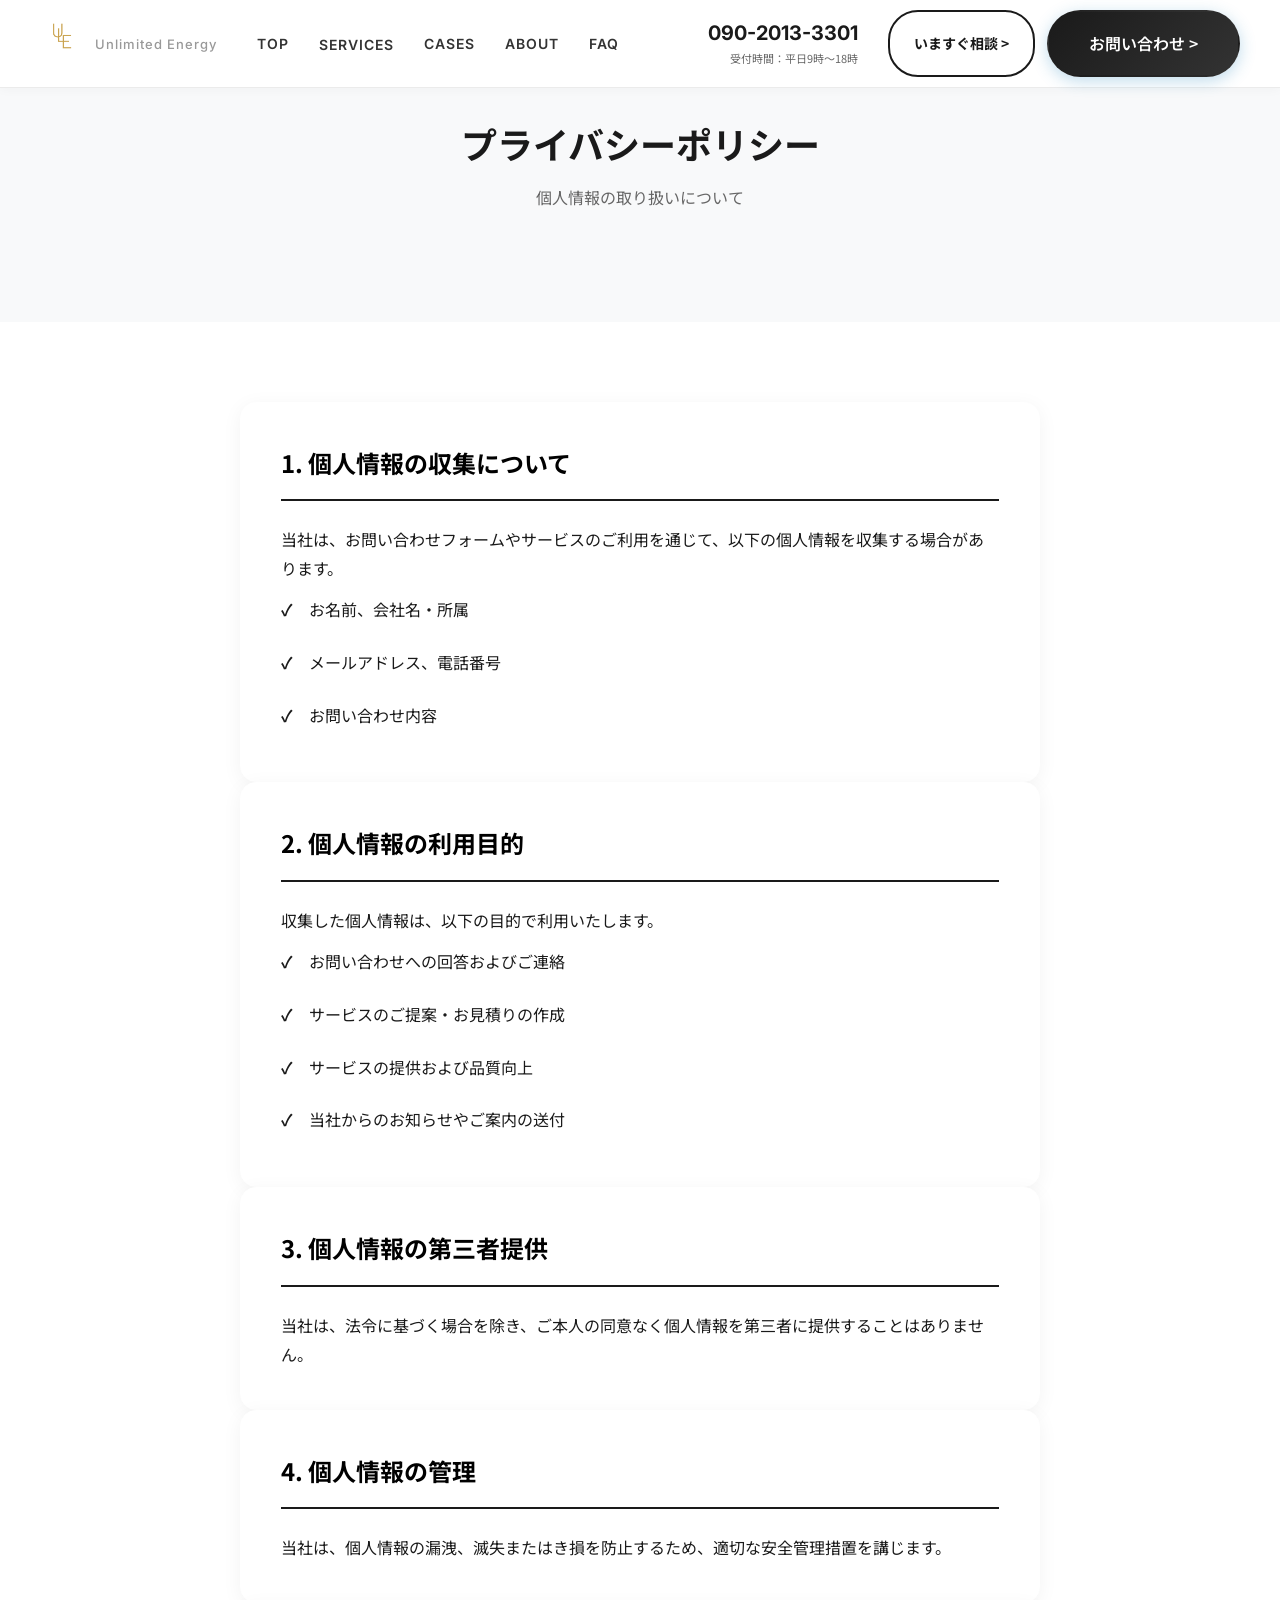
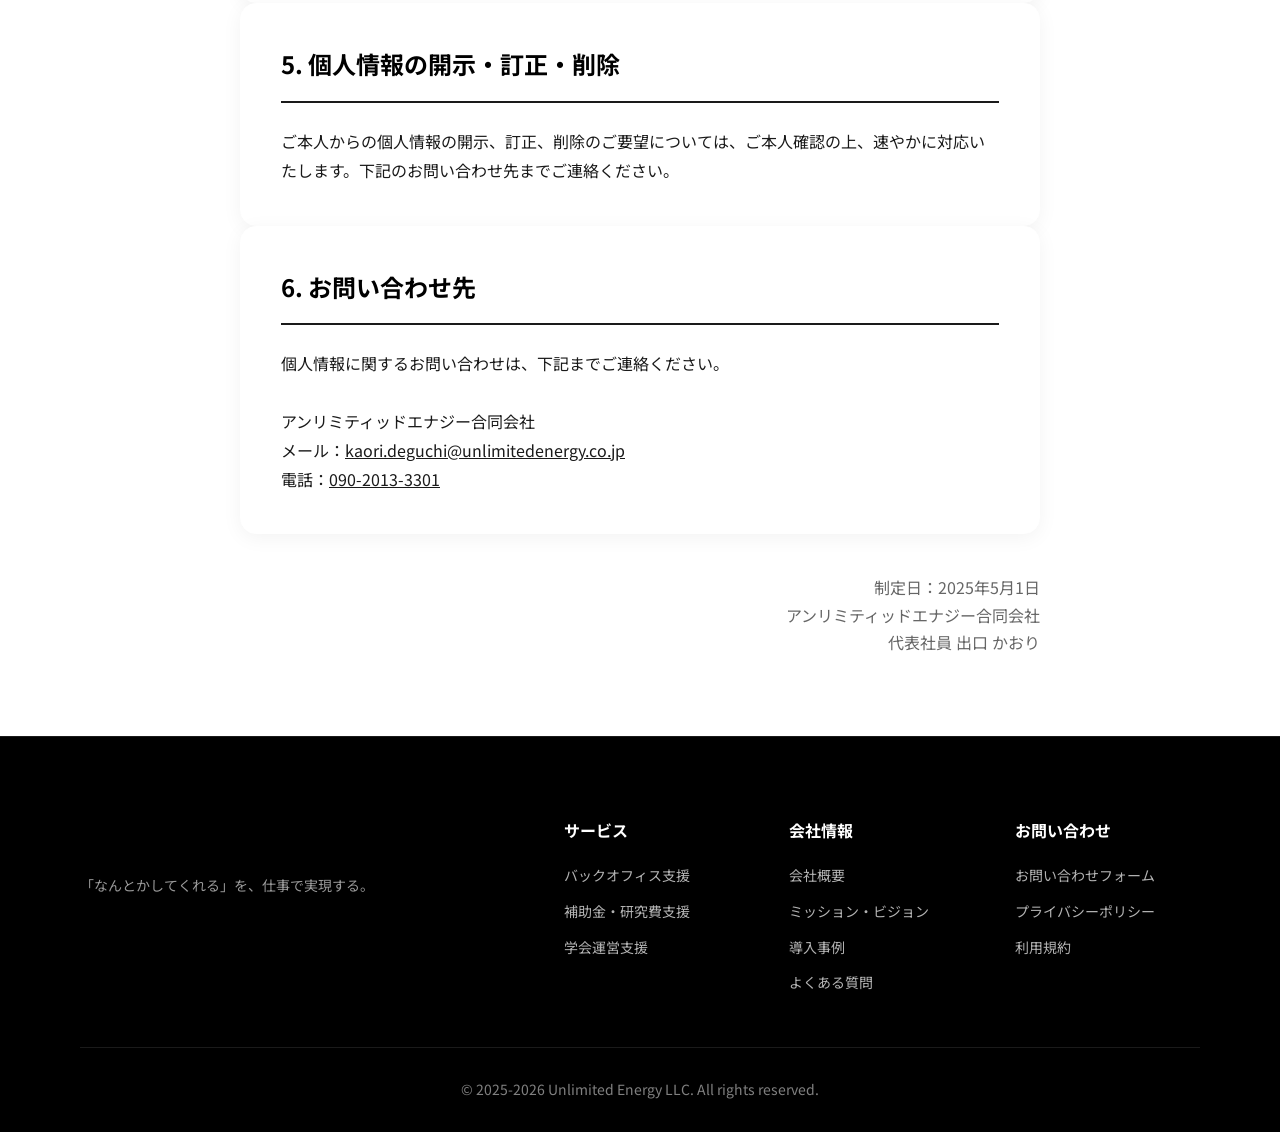
<file: privacy.html>
<!DOCTYPE html>
<html lang="ja">

<head>
    <meta charset="UTF-8">
    <meta name="viewport" content="width=device-width, initial-scale=1.0">
    <title>プライバシーポリシー | アンリミティッドエナジー合同会社</title>
    <meta name="description" content="アンリミティッドエナジー合同会社のプライバシーポリシーです。個人情報の取り扱いについてご確認ください。">
    <meta property="og:type" content="website">
    <meta property="og:locale" content="ja_JP">
    <meta property="og:site_name" content="アンリミティッドエナジー合同会社">
    <meta property="og:title" content="プライバシーポリシー | アンリミティッドエナジー合同会社">
    <meta property="og:description" content="アンリミティッドエナジー合同会社のプライバシーポリシーです。">
    <meta property="og:url" content="https://unlimitedenergy.co.jp/privacy.html">
    <link rel="canonical" href="https://unlimitedenergy.co.jp/privacy.html">
    <link rel="icon" type="image/png" href="images/ロゴ1.png">
    <link rel="preconnect" href="https://fonts.googleapis.com">
    <link rel="preconnect" href="https://fonts.gstatic.com" crossorigin>
    <link
        href="https://fonts.googleapis.com/css2?family=Inter:wght@400;500;700&family=Noto+Sans+JP:wght@400;500;700&display=swap"
        rel="stylesheet">
    <link rel="stylesheet" href="styles.css">
    <link rel="stylesheet" href="styles-extra.css">
</head>

<body>
    <a href="#main-content" class="skip-nav">メインコンテンツへスキップ</a>

    <!-- Header -->
    <header class="header">
        <div class="header-container">
            <div class="header-left">
                <div class="logo">
                    <a href="index.html" style="text-decoration: none;">
                        <img src="images/ロゴ1.png" alt="Unlimited Energy" style="height: 50px; width: auto;" width="120" height="50">
                    </a>
                    <span class="logo-subtext">Unlimited Energy</span>
                </div>
                <nav class="nav" id="navMenu">
                    <a href="index.html">TOP</a>
                    <div class="nav-dropdown">
                        <a href="services.html" class="nav-dropdown-toggle" aria-expanded="false" aria-haspopup="true">SERVICES</a>
                        <div class="nav-dropdown-menu">
                            <a href="service-backoffice.html">バックオフィス支援</a>
                            <a href="service-grant.html">補助金・研究費 採択後支援</a>
                            <a href="service-conference.html">学会・国際会議 運営事務局支援</a>
                        </div>
                    </div>
                    <a href="cases.html">CASES</a>
                    <a href="about.html">ABOUT</a>
                    <a href="faq.html">FAQ</a>
                </nav>
            </div>

            <div class="header-right">
                <div class="header-contact">
                    <a href="tel:09020133301" class="header-phone" style="text-decoration: none; color: #1a1a1a;">090-2013-3301</a>
                    <p class="header-hours">受付時間：平日9時〜18時</p>
                </div>
                <div class="header-actions">
                    <a href="contact.html" class="header-btn btn-outline">いますぐ相談 &gt;</a>
                    <a href="contact.html" class="header-btn btn-primary">お問い合わせ &gt;</a>
                </div>
            </div>
            <button class="mobile-menu-toggle" onclick="toggleMobileMenu()" aria-label="メニューを開く" type="button">
                <span></span>
                <span></span>
                <span></span>
            </button>
        </div>
    </header>

    <!-- Hero Section -->
    <section id="main-content" class="simple-hero">
        <div class="hero-content">
            <h1 class="hero-title">プライバシーポリシー</h1>
            <p class="hero-subtitle">個人情報の取り扱いについて</p>
        </div>
    </section>

    <!-- Privacy Policy Content -->
    <section class="service-detail">
        <div class="container">
            <div class="policy-content" style="max-width: 800px; margin: 0 auto;">
                <div class="service-detail-box">
                    <h3>1. 個人情報の収集について</h3>
                    <p style="color: var(--gray-dark); line-height: 1.8;">
                        当社は、お問い合わせフォームやサービスのご利用を通じて、以下の個人情報を収集する場合があります。
                    </p>
                    <ul>
                        <li>お名前、会社名・所属</li>
                        <li>メールアドレス、電話番号</li>
                        <li>お問い合わせ内容</li>
                    </ul>
                </div>

                <div class="service-detail-box">
                    <h3>2. 個人情報の利用目的</h3>
                    <p style="color: var(--gray-dark); line-height: 1.8;">
                        収集した個人情報は、以下の目的で利用いたします。
                    </p>
                    <ul>
                        <li>お問い合わせへの回答およびご連絡</li>
                        <li>サービスのご提案・お見積りの作成</li>
                        <li>サービスの提供および品質向上</li>
                        <li>当社からのお知らせやご案内の送付</li>
                    </ul>
                </div>

                <div class="service-detail-box">
                    <h3>3. 個人情報の第三者提供</h3>
                    <p style="color: var(--gray-dark); line-height: 1.8;">
                        当社は、法令に基づく場合を除き、ご本人の同意なく個人情報を第三者に提供することはありません。
                    </p>
                </div>

                <div class="service-detail-box">
                    <h3>4. 個人情報の管理</h3>
                    <p style="color: var(--gray-dark); line-height: 1.8;">
                        当社は、個人情報の漏洩、滅失またはき損を防止するため、適切な安全管理措置を講じます。
                    </p>
                </div>

                <div class="service-detail-box">
                    <h3>5. 個人情報の開示・訂正・削除</h3>
                    <p style="color: var(--gray-dark); line-height: 1.8;">
                        ご本人からの個人情報の開示、訂正、削除のご要望については、ご本人確認の上、速やかに対応いたします。下記のお問い合わせ先までご連絡ください。
                    </p>
                </div>

                <div class="service-detail-box">
                    <h3>6. お問い合わせ先</h3>
                    <p style="color: var(--gray-dark); line-height: 1.8;">
                        個人情報に関するお問い合わせは、下記までご連絡ください。<br><br>
                        アンリミティッドエナジー合同会社<br>
                        メール：<a href="mailto:kaori.deguchi@unlimitedenergy.co.jp" style="color: var(--navy-primary);">kaori.deguchi@unlimitedenergy.co.jp</a><br>
                        電話：<a href="tel:09020133301" style="color: var(--navy-primary);">090-2013-3301</a>
                    </p>
                </div>

                <p style="text-align: right; color: var(--gray-medium); margin-top: 40px;">
                    制定日：2025年5月1日<br>
                    アンリミティッドエナジー合同会社<br>
                    代表社員 出口 かおり
                </p>
            </div>
        </div>
    </section>

    <!-- Footer -->
    <footer class="footer">
        <div class="container">
            <div class="footer-content">
                <div class="footer-logo">
                    <span class="logo-text">Unlimited Energy</span>
                    <p class="footer-tagline">「なんとかしてくれる」を、仕事で実現する。</p>
                </div>
                <div class="footer-links">
                    <div class="footer-column">
                        <h4>サービス</h4>
                        <a href="service-backoffice.html">バックオフィス支援</a>
                        <a href="service-grant.html">補助金・研究費支援</a>
                        <a href="service-conference.html">学会運営支援</a>
                    </div>
                    <div class="footer-column">
                        <h4>会社情報</h4>
                        <a href="about.html">会社概要</a>
                        <a href="about.html">ミッション・ビジョン</a>
                        <a href="cases.html">導入事例</a>
                        <a href="faq.html">よくある質問</a>
                    </div>
                    <div class="footer-column">
                        <h4>お問い合わせ</h4>
                        <a href="contact.html">お問い合わせフォーム</a>
                        <a href="privacy.html">プライバシーポリシー</a>
                        <a href="terms.html">利用規約</a>
                    </div>
                </div>
            </div>
            <div class="footer-bottom">
                <p>&copy; 2025-2026 Unlimited Energy LLC. All rights reserved.</p>
            </div>
        </div>
    </footer>

    <script src="script.js"></script>
</body>

</html>
</file>
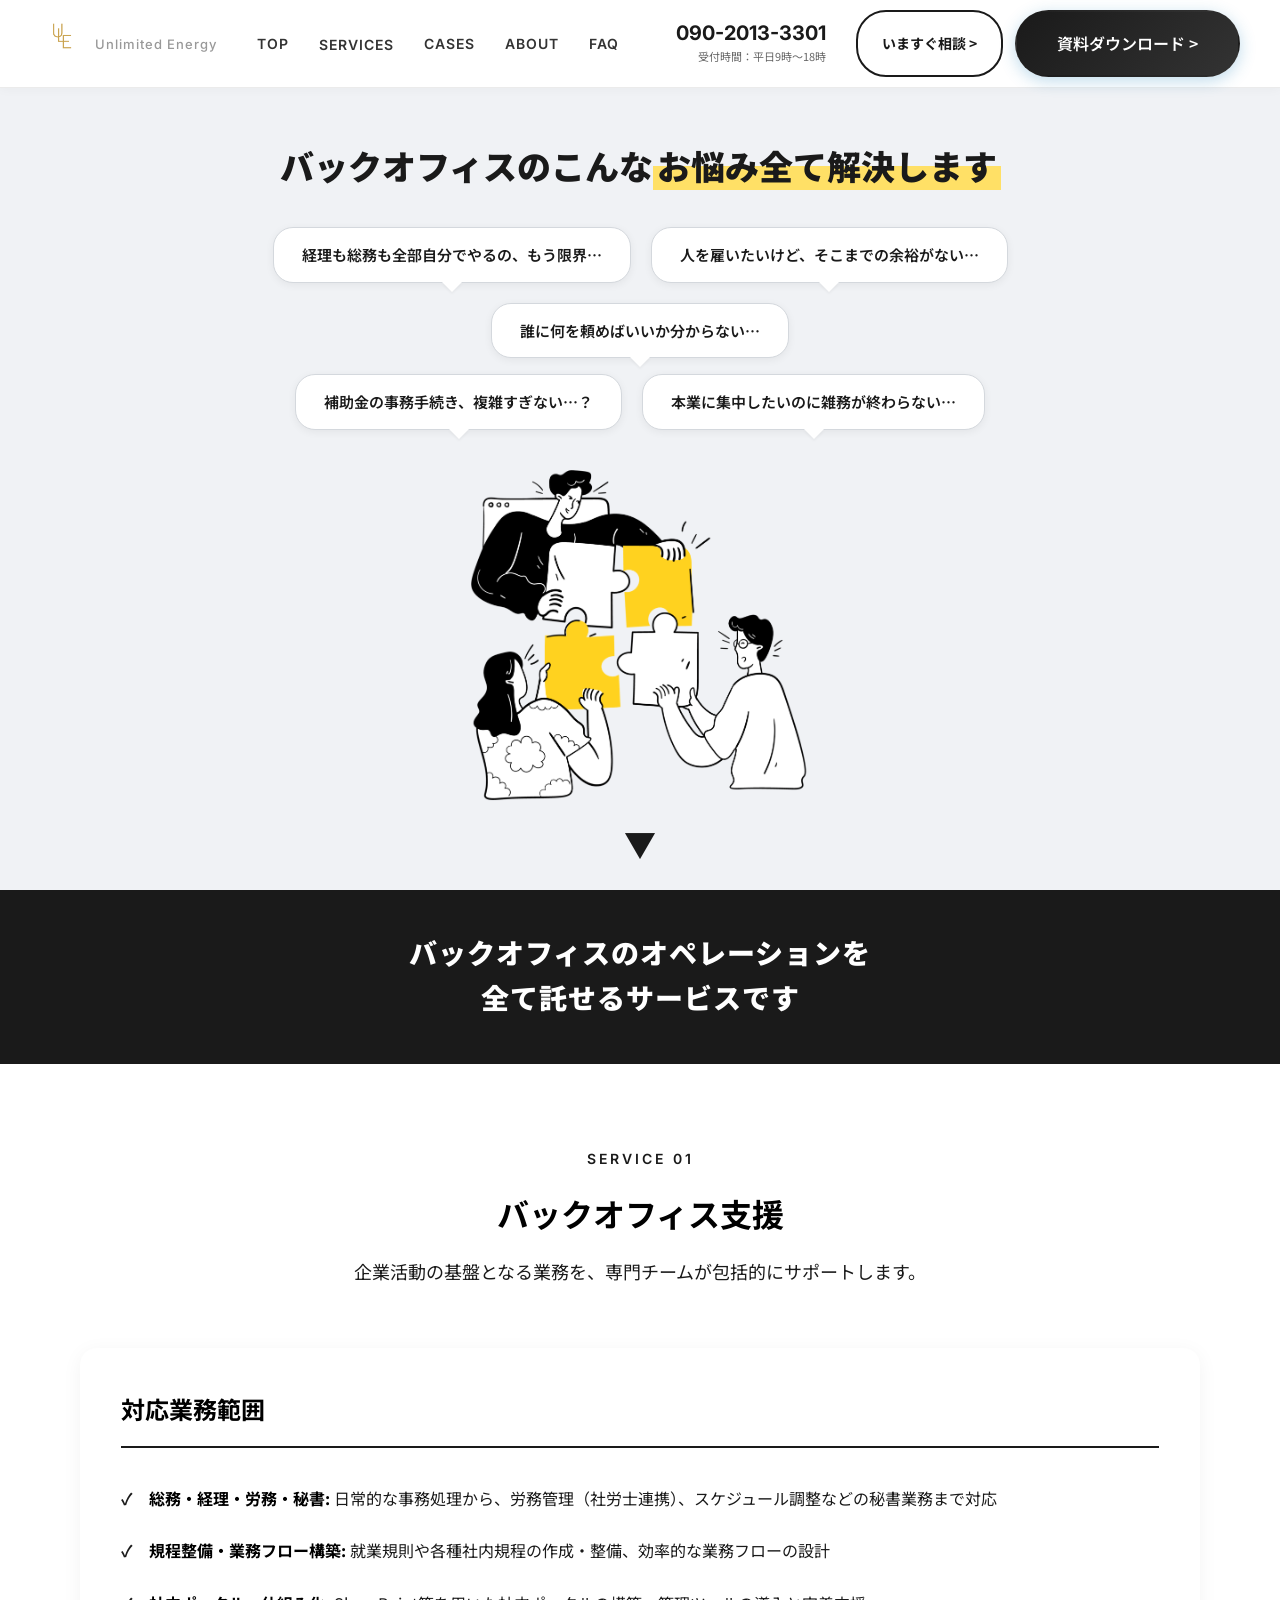
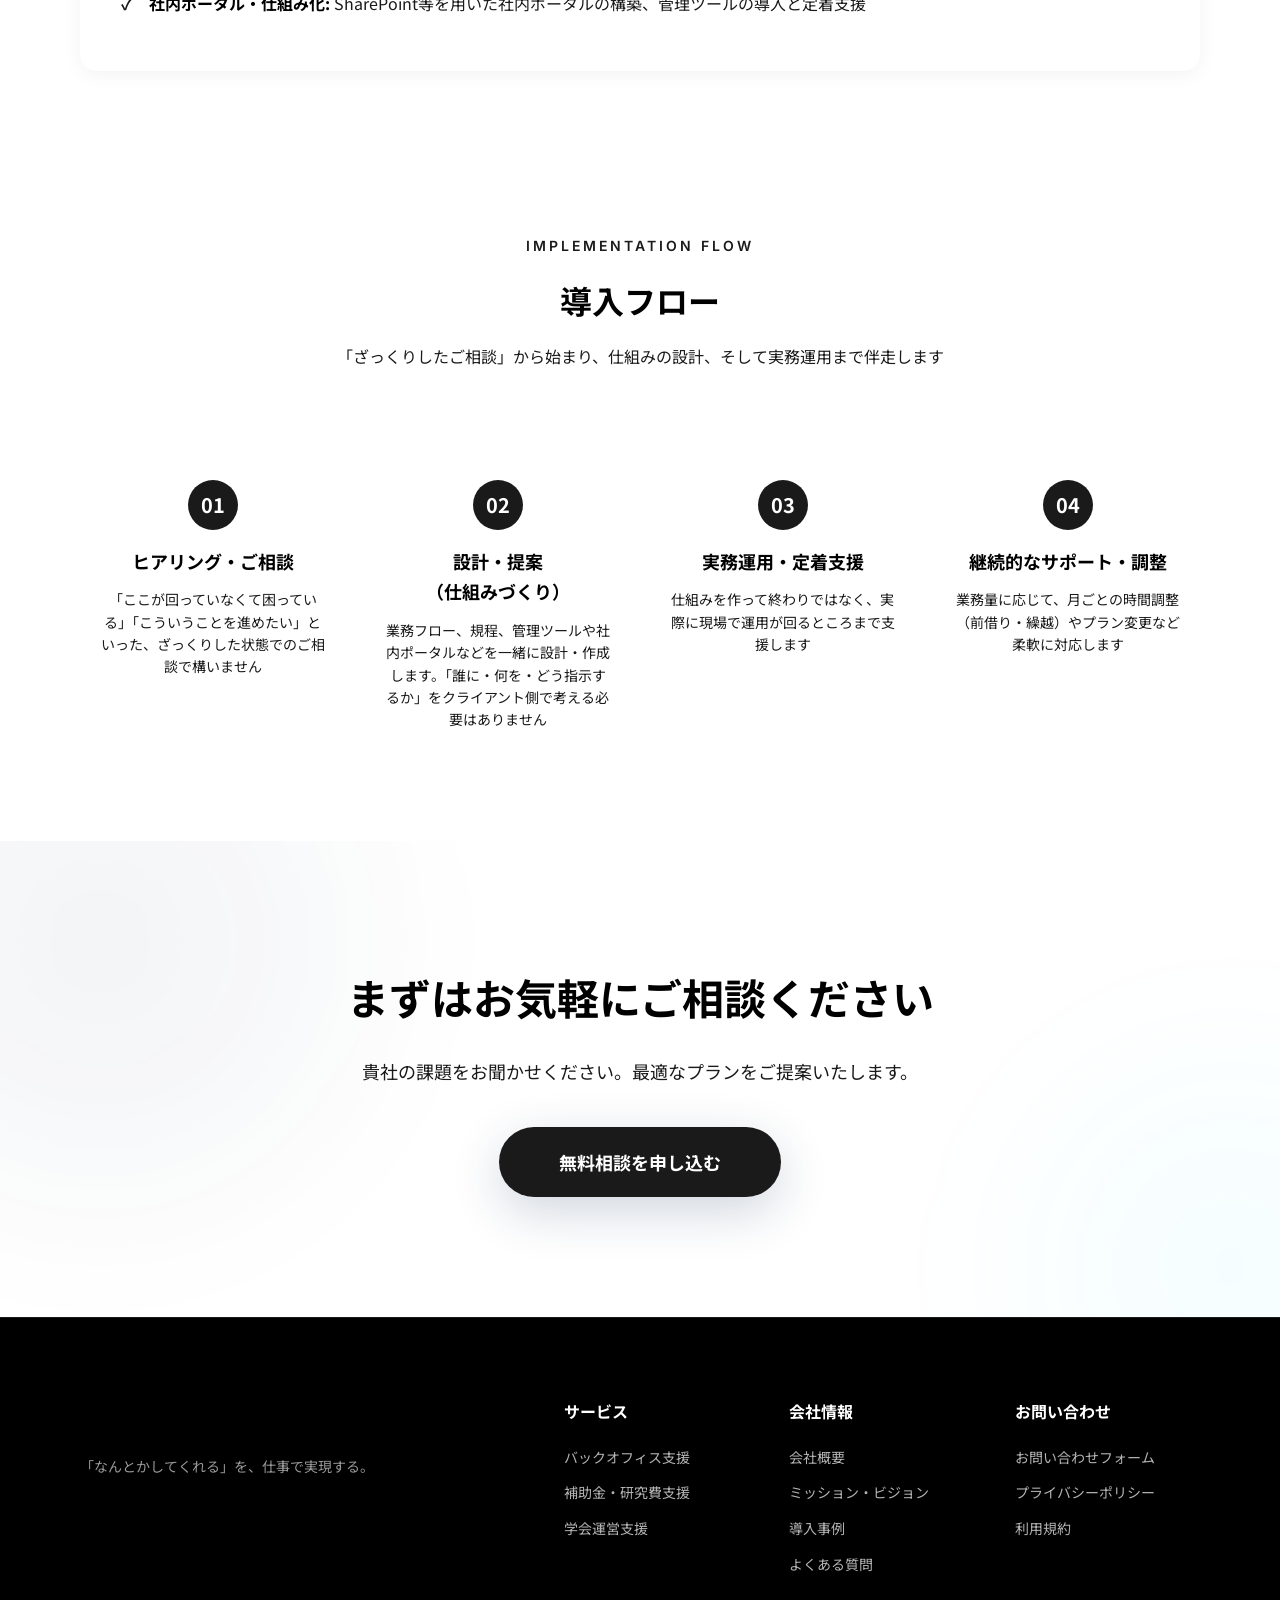
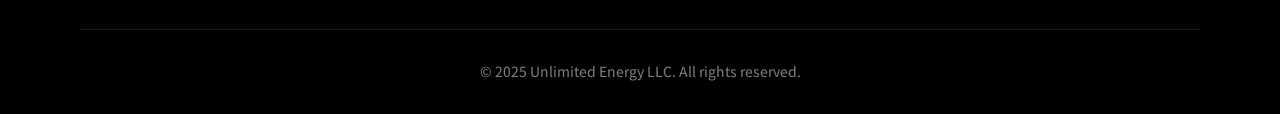
<file: service-backoffice.html>
<!DOCTYPE html>
<html lang="ja">

<head>
    <meta charset="UTF-8">
    <meta name="viewport" content="width=device-width, initial-scale=1.0">
    <title>バックオフィス支援 | アンリミティッドエナジー合同会社</title>
    <meta name="description" content="総務・経理・労務・秘書業務を専門チームが包括的にサポート。規程整備や業務フロー構築まで対応します。">
    <meta property="og:type" content="website">
    <meta property="og:locale" content="ja_JP">
    <meta property="og:site_name" content="アンリミティッドエナジー合同会社">
    <meta property="og:title" content="バックオフィス支援 | アンリミティッドエナジー合同会社">
    <meta property="og:description" content="総務・経理・労務・秘書業務を専門チームが包括的にサポート。規程整備や業務フロー構築まで対応します。">
    <meta property="og:url" content="https://unlimitedenergy.co.jp/service-backoffice.html">
    <link rel="canonical" href="https://unlimitedenergy.co.jp/service-backoffice.html">
    <link rel="icon" type="image/png" href="images/ロゴ1.png">
    <link rel="preconnect" href="https://fonts.googleapis.com">
    <link rel="preconnect" href="https://fonts.gstatic.com" crossorigin>
    <link
        href="https://fonts.googleapis.com/css2?family=Inter:wght@400;500;700&family=Noto+Sans+JP:wght@400;500;700&display=swap"
        rel="stylesheet">
    <link rel="stylesheet" href="styles.css">
    <link rel="stylesheet" href="styles-extra.css">
</head>

<body>
    <a href="#main-content" class="skip-nav">メインコンテンツへスキップ</a>
    <!-- Header -->
    <header class="header">
        <div class="header-container">
            <div class="header-left">
                <div class="logo">
                    <a href="index.html" style="text-decoration: none;">
                        <img src="images/ロゴ1.png" alt="Unlimited Energy" style="height: 50px; width: auto;">
                    </a>
                    <span class="logo-subtext">Unlimited Energy</span>
                </div>
                <nav class="nav" id="navMenu">
                    <a href="index.html">TOP</a>
                    <div class="nav-dropdown">
                        <a href="services.html" class="nav-dropdown-toggle" aria-expanded="false" aria-haspopup="true">SERVICES</a>
                        <div class="nav-dropdown-menu">
                            <a href="service-backoffice.html">バックオフィス支援</a>
                            <a href="service-grant.html">補助金・研究費 採択後支援</a>
                            <a href="service-conference.html">学会・国際会議 運営事務局支援</a>
                        </div>
                    </div>
                    <a href="cases.html">CASES</a>
                    <a href="about.html">ABOUT</a>
                    <a href="faq.html">FAQ</a>
                </nav>
            </div>

            <div class="header-right">
                <div class="header-contact">
                    <p class="header-phone">090-2013-3301</p>
                    <p class="header-hours">受付時間：平日9時〜18時</p>
                </div>
                <div class="header-actions">
                    <a href="contact.html" class="header-btn btn-outline">いますぐ相談 &gt;</a>
                    <a href="contact.html" class="header-btn btn-primary">資料ダウンロード &gt;</a>
                </div>
            </div>
            <button class="mobile-menu-toggle" onclick="toggleMobileMenu()" aria-label="メニューを開く" type="button">
                <span></span>
                <span></span>
                <span></span>
            </button>
        </div>
    </header>

    <!-- Hero Section -->
    <section id="main-content" class="services-hero">
        <div class="services-hero-inner">
            <h1 class="services-hero-heading">
                バックオフィスのこんな<span class="highlight-yellow">お悩み全て解決します</span>
            </h1>
            <div class="pain-bubbles">
                <div class="pain-bubbles-row">
                    <div class="speech-bubble">経理も総務も全部自分でやるの、もう限界…</div>
                    <div class="speech-bubble">人を雇いたいけど、そこまでの余裕がない…</div>
                    <div class="speech-bubble">誰に何を頼めばいいか分からない…</div>
                </div>
                <div class="pain-bubbles-row">
                    <div class="speech-bubble">補助金の事務手続き、複雑すぎない…？</div>
                    <div class="speech-bubble">本業に集中したいのに雑務が終わらない…</div>
                </div>
            </div>
            <div class="hero-illust-area">
                <img src="images/画像3.png" alt="お悩みイラスト" class="hero-illust-img">
            </div>
            <div class="hero-arrow-down">▼</div>
            <div class="hero-solution-banner">
                <p>バックオフィスのオペレーションを</p>
                <p>全て託せるサービスです</p>
            </div>
        </div>
    </section>

    <!-- Service Detail: Back Office -->
    <section class="service-detail">
        <div class="container">
            <div class="service-detail-header">
                <span class="section-label">SERVICE 01</span>
                <h2 class="section-title">バックオフィス支援</h2>
                <p class="service-detail-intro">
                    企業活動の基盤となる業務を、専門チームが包括的にサポートします。
                </p>
            </div>

            <div class="service-detail-content">
                <div class="service-detail-box">
                    <h3>対応業務範囲</h3>
                    <ul>
                        <li><strong>総務・経理・労務・秘書:</strong> 日常的な事務処理から、労務管理（社労士連携）、スケジュール調整などの秘書業務まで対応</li>
                        <li><strong>規程整備・業務フロー構築:</strong> 就業規則や各種社内規程の作成・整備、効率的な業務フローの設計</li>
                        <li><strong>社内ポータル・仕組み化:</strong> SharePoint等を用いた社内ポータルの構築、管理ツールの導入と定着支援</li>
                    </ul>
                </div>
            </div>
        </div>
    </section>

    <!-- Implementation Flow -->
    <section class="service-detail" style="background: var(--gray-lighter);">
        <div class="container">
            <div class="section-header">
                <span class="section-label">IMPLEMENTATION FLOW</span>
                <h2 class="section-title">導入フロー</h2>
                <p style="margin-top: 20px; color: var(--gray-dark);">
                    「ざっくりしたご相談」から始まり、仕組みの設計、そして実務運用まで伴走します
                </p>
            </div>

            <div class="flow-steps">
                <div class="flow-step">
                    <div class="flow-number">01</div>
                    <h4>ヒアリング・ご相談</h4>
                    <p>「ここが回っていなくて困っている」「こういうことを進めたい」といった、ざっくりした状態でのご相談で構いません</p>
                </div>
                <div class="flow-step">
                    <div class="flow-number">02</div>
                    <h4>設計・提案<br>（仕組みづくり）</h4>
                    <p>業務フロー、規程、管理ツールや社内ポータルなどを一緒に設計・作成します。「誰に・何を・どう指示するか」をクライアント側で考える必要はありません</p>
                </div>
                <div class="flow-step">
                    <div class="flow-number">03</div>
                    <h4>実務運用・定着支援</h4>
                    <p>仕組みを作って終わりではなく、実際に現場で運用が回るところまで支援します</p>
                </div>
                <div class="flow-step">
                    <div class="flow-number">04</div>
                    <h4>継続的なサポート・調整</h4>
                    <p>業務量に応じて、月ごとの時間調整（前借り・繰越）やプラン変更など柔軟に対応します</p>
                </div>
            </div>
        </div>
    </section>

    <!-- CTA Section -->
    <section class="cta-section">
        <div class="cta-background">
            <div class="glow-orb glow-orb-4"></div>
            <div class="glow-orb glow-orb-5"></div>
        </div>
        <div class="container">
            <div class="cta-content">
                <h2 class="cta-title">まずはお気軽にご相談ください</h2>
                <p class="cta-subtitle">貴社の課題をお聞かせください。最適なプランをご提案いたします。</p>
                <a href="contact.html" class="btn-cta">無料相談を申し込む</a>
            </div>
        </div>
    </section>

    <!-- Footer -->
    <footer class="footer">
        <div class="container">
            <div class="footer-content">
                <div class="footer-logo">
                    <span class="logo-text">Unlimited Energy</span>
                    <p class="footer-tagline">「なんとかしてくれる」を、仕事で実現する。</p>
                </div>
                <div class="footer-links">
                    <div class="footer-column">
                        <h4>サービス</h4>
                        <a href="service-backoffice.html">バックオフィス支援</a>
                        <a href="service-grant.html">補助金・研究費支援</a>
                        <a href="service-conference.html">学会運営支援</a>
                    </div>
                    <div class="footer-column">
                        <h4>会社情報</h4>
                        <a href="about.html">会社概要</a>
                        <a href="about.html">ミッション・ビジョン</a>
                        <a href="cases.html">導入事例</a>
                        <a href="faq.html">よくある質問</a>
                    </div>
                    <div class="footer-column">
                        <h4>お問い合わせ</h4>
                        <a href="contact.html">お問い合わせフォーム</a>
                        <a href="#">プライバシーポリシー</a>
                        <a href="#">利用規約</a>
                    </div>
                </div>
            </div>
            <div class="footer-bottom">
                <p>&copy; 2025 Unlimited Energy LLC. All rights reserved.</p>
            </div>
        </div>
    </footer>

    <script src="script.js"></script>
</body>

</html>
</file>
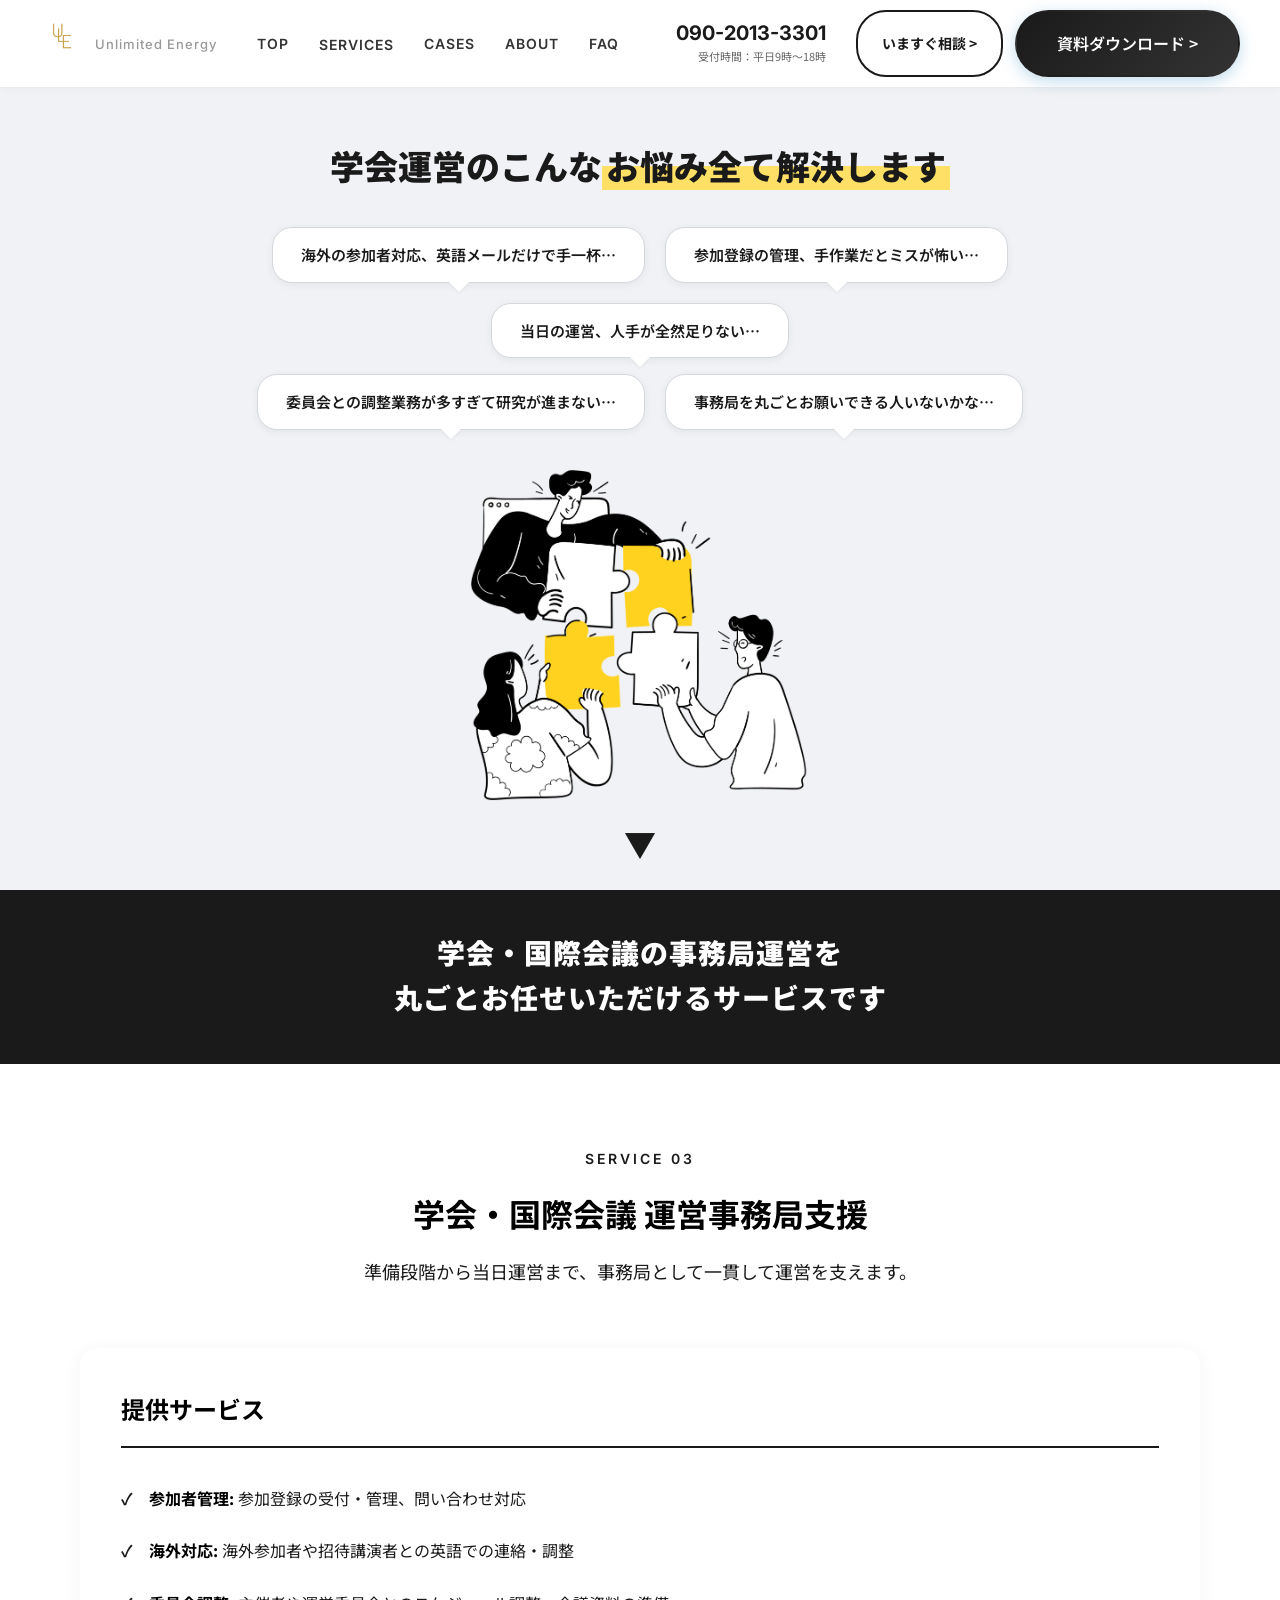
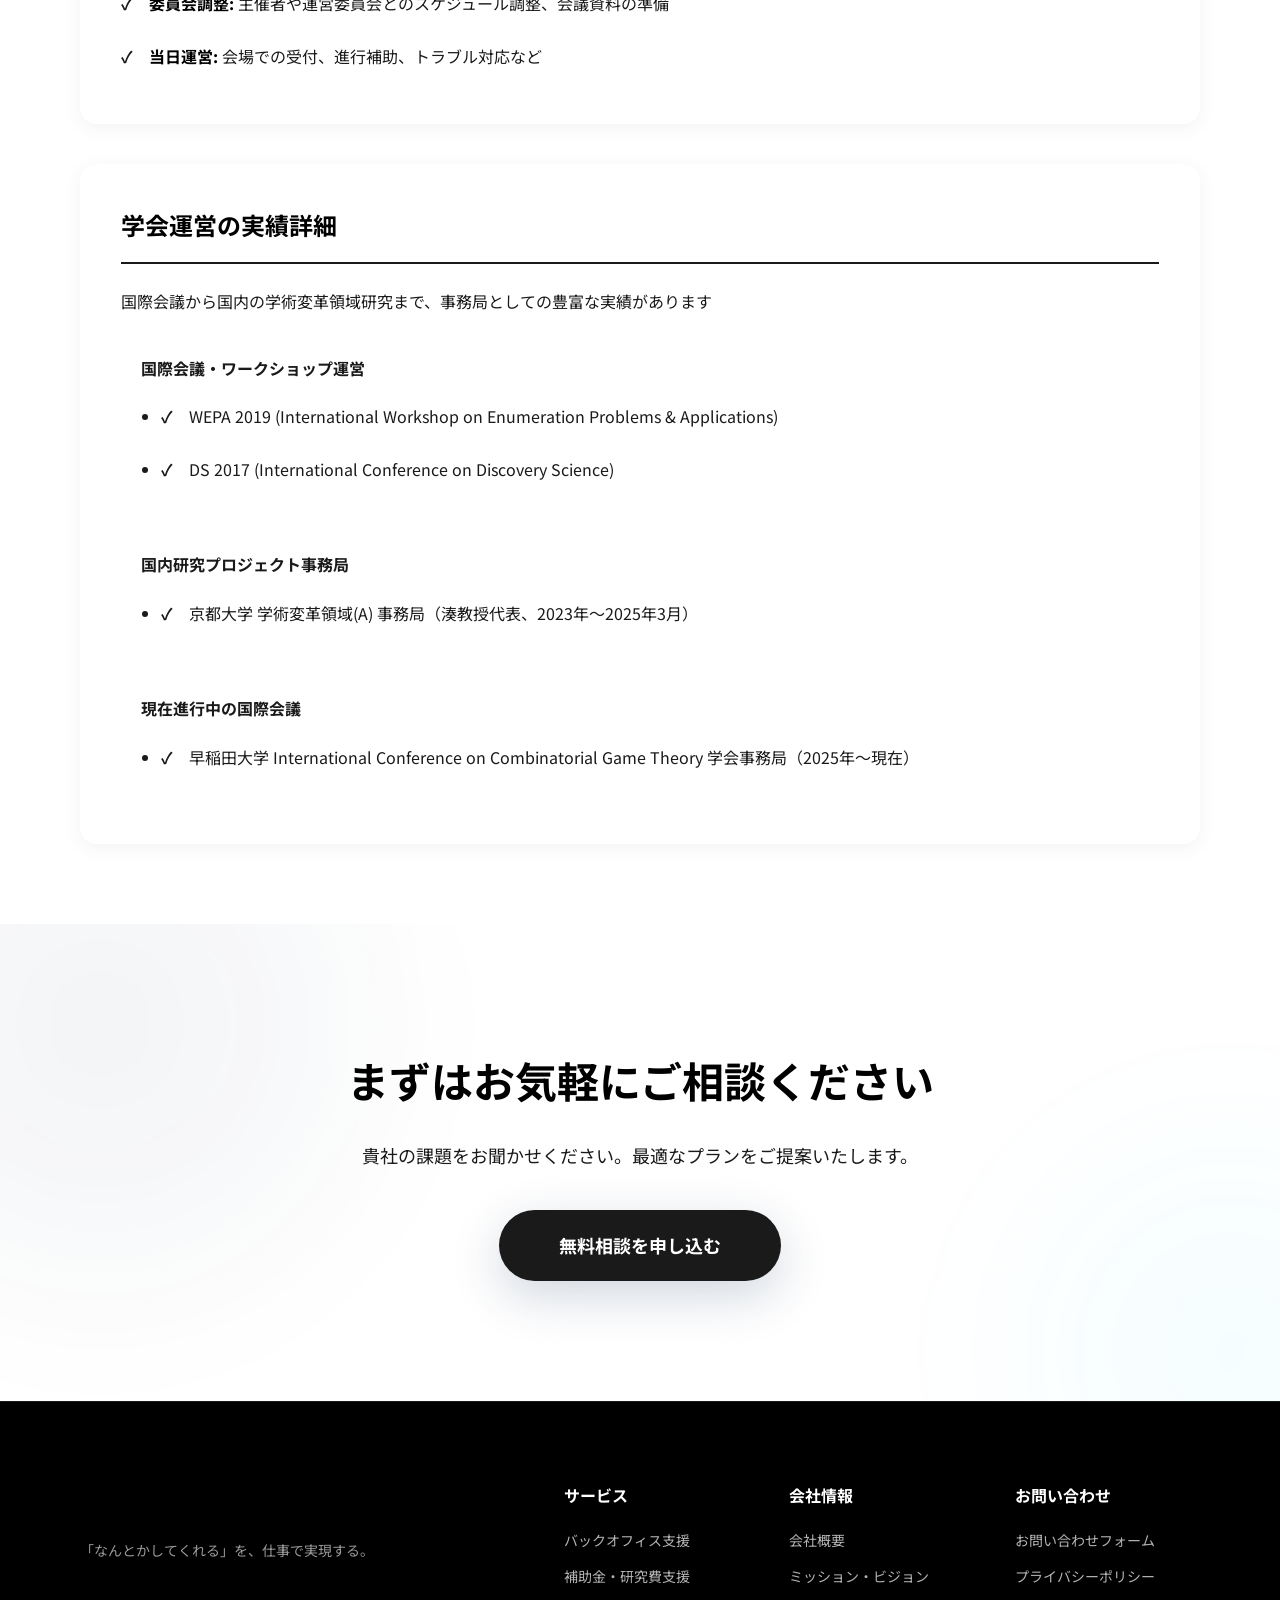
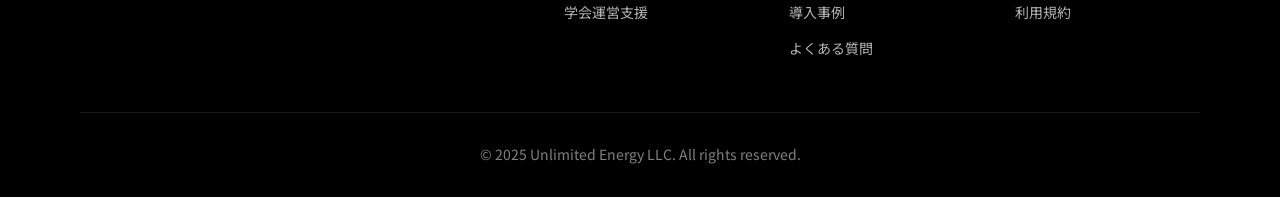
<file: service-conference.html>
<!DOCTYPE html>
<html lang="ja">

<head>
    <meta charset="UTF-8">
    <meta name="viewport" content="width=device-width, initial-scale=1.0">
    <title>学会・国際会議 運営事務局支援 | アンリミティッドエナジー合同会社</title>
    <meta name="description" content="国際会議・学会の事務局運営を一貫サポート。参加者管理、海外対応、当日運営まで豊富な実績で支えます。">
    <link rel="preconnect" href="https://fonts.googleapis.com">
    <link rel="preconnect" href="https://fonts.gstatic.com" crossorigin>
    <link
        href="https://fonts.googleapis.com/css2?family=Inter:wght@400;500;700&family=Noto+Sans+JP:wght@400;500;700&display=swap"
        rel="stylesheet">
    <link rel="stylesheet" href="styles.css">
    <link rel="stylesheet" href="styles-extra.css">
</head>

<body>
    <!-- Header -->
    <header class="header">
        <div class="header-container">
            <div class="header-left">
                <div class="logo">
                    <a href="index.html" style="text-decoration: none;">
                        <img src="images/ロゴ1.png" alt="Unlimited Energy" style="height: 50px; width: auto;">
                    </a>
                    <span class="logo-subtext">Unlimited Energy</span>
                </div>
                <nav class="nav" id="navMenu">
                    <a href="index.html">TOP</a>
                    <div class="nav-dropdown">
                        <a href="#" class="nav-dropdown-toggle">SERVICES</a>
                        <div class="nav-dropdown-menu">
                            <a href="service-backoffice.html">バックオフィス支援</a>
                            <a href="service-grant.html">補助金・研究費 採択後支援</a>
                            <a href="service-conference.html">学会・国際会議 運営事務局支援</a>
                        </div>
                    </div>
                    <a href="cases.html">CASES</a>
                    <a href="about.html">ABOUT</a>
                    <a href="faq.html">FAQ</a>
                </nav>
            </div>

            <div class="header-right">
                <div class="header-contact">
                    <p class="header-phone">090-2013-3301</p>
                    <p class="header-hours">受付時間：平日9時〜18時</p>
                </div>
                <div class="header-actions">
                    <a href="contact.html" class="header-btn btn-outline">いますぐ相談 &gt;</a>
                    <a href="contact.html" class="header-btn btn-primary">資料ダウンロード &gt;</a>
                </div>
            </div>
            <div class="mobile-menu-toggle" onclick="toggleMobileMenu()">
                <span></span>
                <span></span>
                <span></span>
            </div>
        </div>
    </header>

    <!-- Hero Section -->
    <section class="services-hero">
        <div class="services-hero-inner">
            <h1 class="services-hero-heading">
                学会運営のこんな<span class="highlight-yellow">お悩み全て解決します</span>
            </h1>
            <div class="pain-bubbles">
                <div class="pain-bubbles-row">
                    <div class="speech-bubble">海外の参加者対応、英語メールだけで手一杯…</div>
                    <div class="speech-bubble">参加登録の管理、手作業だとミスが怖い…</div>
                    <div class="speech-bubble">当日の運営、人手が全然足りない…</div>
                </div>
                <div class="pain-bubbles-row">
                    <div class="speech-bubble">委員会との調整業務が多すぎて研究が進まない…</div>
                    <div class="speech-bubble">事務局を丸ごとお願いできる人いないかな…</div>
                </div>
            </div>
            <div class="hero-illust-area">
                <img src="images/画像3.png" alt="お悩みイラスト" class="hero-illust-img">
            </div>
            <div class="hero-arrow-down">▼</div>
            <div class="hero-solution-banner">
                <p>学会・国際会議の事務局運営を</p>
                <p>丸ごとお任せいただけるサービスです</p>
            </div>
        </div>
    </section>

    <!-- Service Detail: Conference Support -->
    <section class="service-detail">
        <div class="container">
            <div class="service-detail-header">
                <span class="section-label">SERVICE 03</span>
                <h2 class="section-title">学会・国際会議 運営事務局支援</h2>
                <p class="service-detail-intro">
                    準備段階から当日運営まで、事務局として一貫して運営を支えます。
                </p>
            </div>

            <div class="service-detail-content">
                <div class="service-detail-box">
                    <h3>提供サービス</h3>
                    <ul>
                        <li><strong>参加者管理:</strong> 参加登録の受付・管理、問い合わせ対応</li>
                        <li><strong>海外対応:</strong> 海外参加者や招待講演者との英語での連絡・調整</li>
                        <li><strong>委員会調整:</strong> 主催者や運営委員会とのスケジュール調整、会議資料の準備</li>
                        <li><strong>当日運営:</strong> 会場での受付、進行補助、トラブル対応など</li>
                    </ul>
                </div>

                <div class="service-detail-box">
                    <h3>学会運営の実績詳細</h3>
                    <p style="margin-bottom: 20px; color: var(--gray-dark);">
                        国際会議から国内の学術変革領域研究まで、事務局としての豊富な実績があります
                    </p>
                    <div style="display: grid; gap: 16px;">
                        <div style="padding: 20px; background: var(--gray-lighter); border-radius: 8px;">
                            <h4
                                style="font-size: 16px; font-weight: 700; color: var(--navy-primary); margin-bottom: 8px;">
                                国際会議・ワークショップ運営</h4>
                            <ul style="list-style: disc; margin-left: 20px; color: var(--gray-dark);">
                                <li>WEPA 2019 (International Workshop on Enumeration Problems & Applications)</li>
                                <li>DS 2017 (International Conference on Discovery Science)</li>
                            </ul>
                        </div>
                        <div style="padding: 20px; background: var(--gray-lighter); border-radius: 8px;">
                            <h4
                                style="font-size: 16px; font-weight: 700; color: var(--navy-primary); margin-bottom: 8px;">
                                国内研究プロジェクト事務局</h4>
                            <ul style="list-style: disc; margin-left: 20px; color: var(--gray-dark);">
                                <li>京都大学 学術変革領域(A) 事務局（湊教授代表、2023年〜2025年3月）</li>
                            </ul>
                        </div>
                        <div style="padding: 20px; background: var(--gray-lighter); border-radius: 8px;">
                            <h4
                                style="font-size: 16px; font-weight: 700; color: var(--navy-primary); margin-bottom: 8px;">
                                現在進行中の国際会議</h4>
                            <ul style="list-style: disc; margin-left: 20px; color: var(--gray-dark);">
                                <li>早稲田大学 International Conference on Combinatorial Game Theory 学会事務局（2025年〜現在）</li>
                            </ul>
                        </div>
                    </div>
                </div>
            </div>
        </div>
    </section>

    <!-- CTA Section -->
    <section class="cta-section">
        <div class="cta-background">
            <div class="glow-orb glow-orb-4"></div>
            <div class="glow-orb glow-orb-5"></div>
        </div>
        <div class="container">
            <div class="cta-content">
                <h2 class="cta-title">まずはお気軽にご相談ください</h2>
                <p class="cta-subtitle">貴社の課題をお聞かせください。最適なプランをご提案いたします。</p>
                <a href="contact.html" class="btn-cta">無料相談を申し込む</a>
            </div>
        </div>
    </section>

    <!-- Footer -->
    <footer class="footer">
        <div class="container">
            <div class="footer-content">
                <div class="footer-logo">
                    <span class="logo-text">Unlimited Energy</span>
                    <p class="footer-tagline">「なんとかしてくれる」を、仕事で実現する。</p>
                </div>
                <div class="footer-links">
                    <div class="footer-column">
                        <h4>サービス</h4>
                        <a href="service-backoffice.html">バックオフィス支援</a>
                        <a href="service-grant.html">補助金・研究費支援</a>
                        <a href="service-conference.html">学会運営支援</a>
                    </div>
                    <div class="footer-column">
                        <h4>会社情報</h4>
                        <a href="about.html">会社概要</a>
                        <a href="about.html">ミッション・ビジョン</a>
                        <a href="cases.html">導入事例</a>
                        <a href="faq.html">よくある質問</a>
                    </div>
                    <div class="footer-column">
                        <h4>お問い合わせ</h4>
                        <a href="contact.html">お問い合わせフォーム</a>
                        <a href="#">プライバシーポリシー</a>
                        <a href="#">利用規約</a>
                    </div>
                </div>
            </div>
            <div class="footer-bottom">
                <p>&copy; 2025 Unlimited Energy LLC. All rights reserved.</p>
            </div>
        </div>
    </footer>

    <script src="script.js"></script>
</body>

</html>
</file>
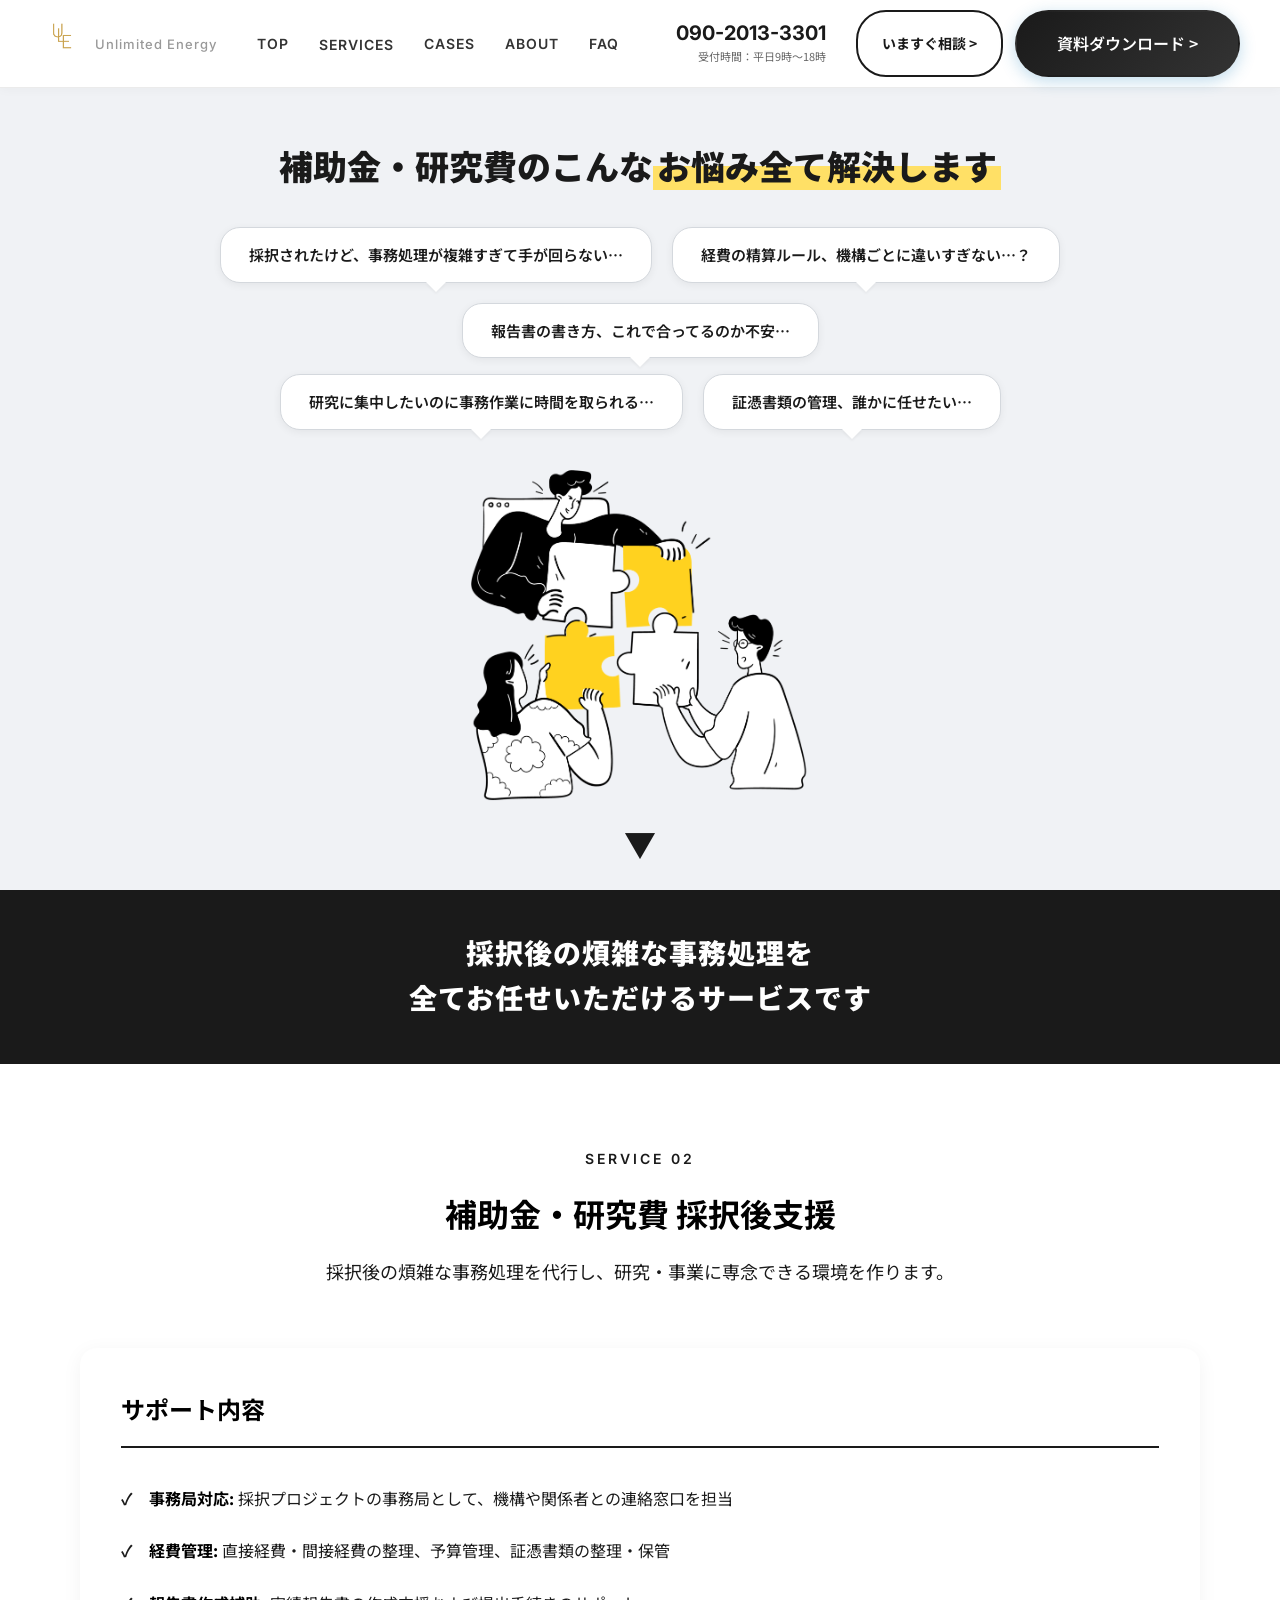
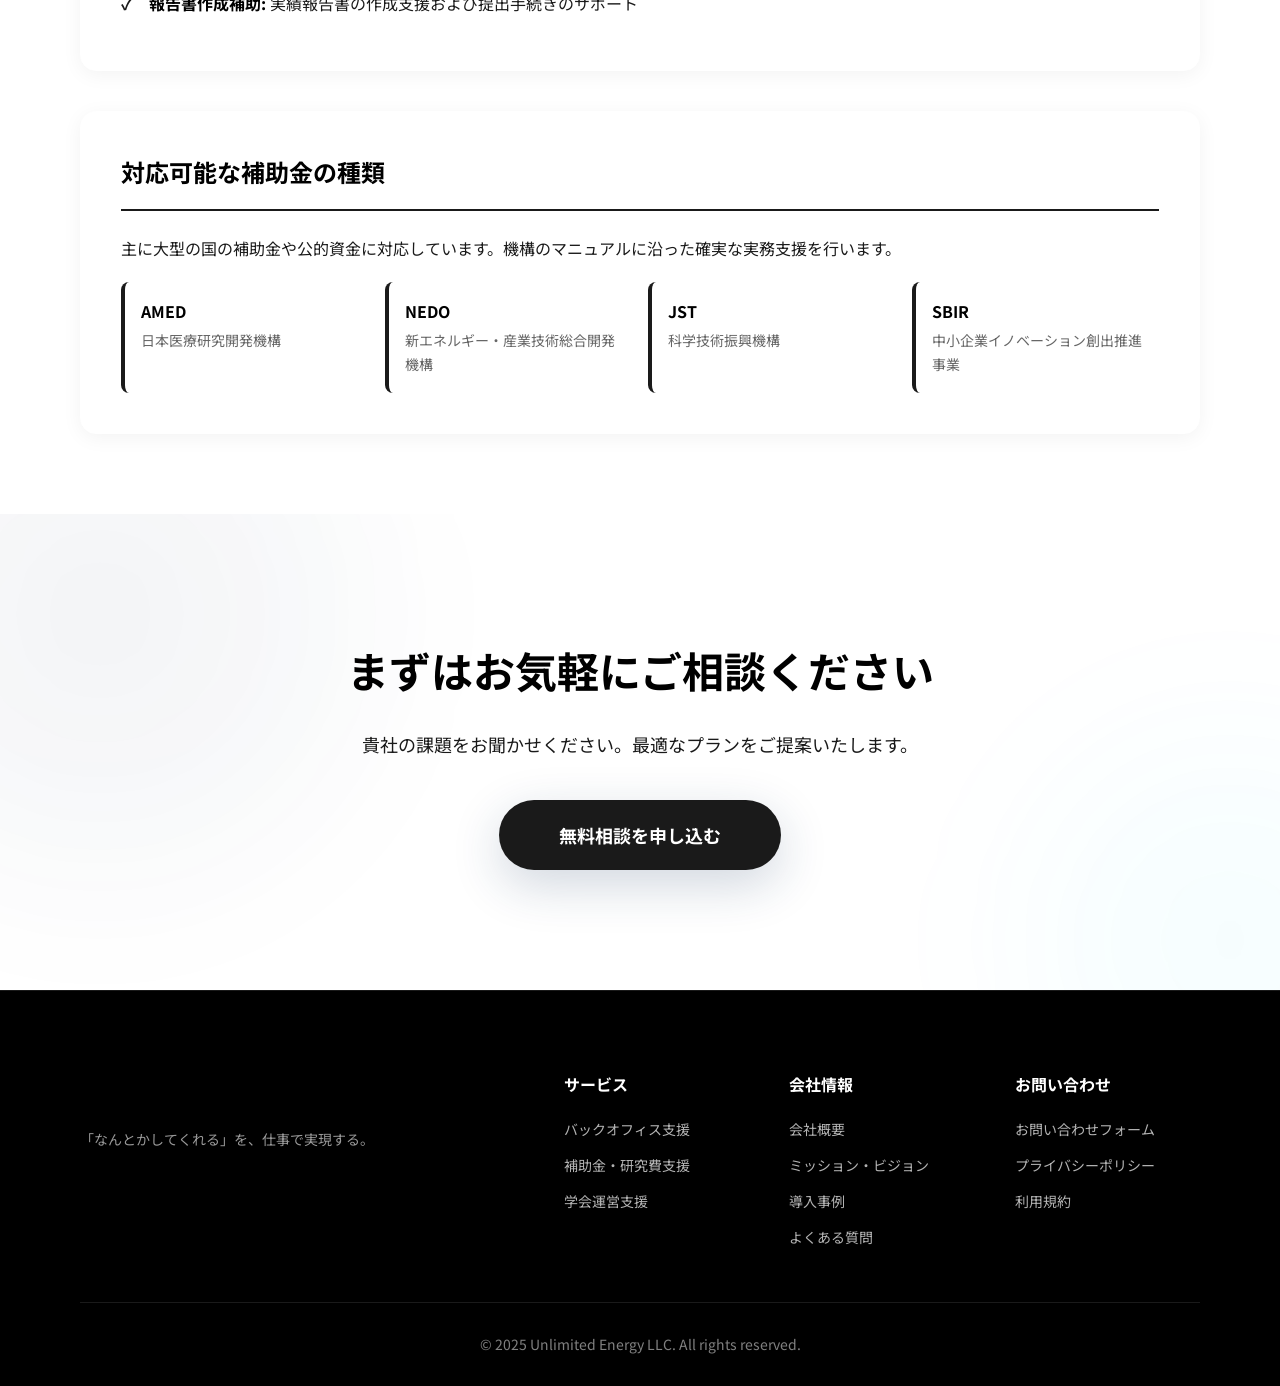
<file: service-grant.html>
<!DOCTYPE html>
<html lang="ja">

<head>
    <meta charset="UTF-8">
    <meta name="viewport" content="width=device-width, initial-scale=1.0">
    <title>補助金・研究費 採択後支援 | アンリミティッドエナジー合同会社</title>
    <meta name="description" content="AMED・NEDO・JST等の大型補助金の採択後事務処理を代行。経費管理・報告書作成・事務局対応を支援します。">
    <link rel="preconnect" href="https://fonts.googleapis.com">
    <link rel="preconnect" href="https://fonts.gstatic.com" crossorigin>
    <link
        href="https://fonts.googleapis.com/css2?family=Inter:wght@400;500;700&family=Noto+Sans+JP:wght@400;500;700&display=swap"
        rel="stylesheet">
    <link rel="stylesheet" href="styles.css">
    <link rel="stylesheet" href="styles-extra.css">
</head>

<body>
    <!-- Header -->
    <header class="header">
        <div class="header-container">
            <div class="header-left">
                <div class="logo">
                    <a href="index.html" style="text-decoration: none;">
                        <img src="images/ロゴ1.png" alt="Unlimited Energy" style="height: 50px; width: auto;">
                    </a>
                    <span class="logo-subtext">Unlimited Energy</span>
                </div>
                <nav class="nav" id="navMenu">
                    <a href="index.html">TOP</a>
                    <div class="nav-dropdown">
                        <a href="#" class="nav-dropdown-toggle">SERVICES</a>
                        <div class="nav-dropdown-menu">
                            <a href="service-backoffice.html">バックオフィス支援</a>
                            <a href="service-grant.html">補助金・研究費 採択後支援</a>
                            <a href="service-conference.html">学会・国際会議 運営事務局支援</a>
                        </div>
                    </div>
                    <a href="cases.html">CASES</a>
                    <a href="about.html">ABOUT</a>
                    <a href="faq.html">FAQ</a>
                </nav>
            </div>

            <div class="header-right">
                <div class="header-contact">
                    <p class="header-phone">090-2013-3301</p>
                    <p class="header-hours">受付時間：平日9時〜18時</p>
                </div>
                <div class="header-actions">
                    <a href="contact.html" class="header-btn btn-outline">いますぐ相談 &gt;</a>
                    <a href="contact.html" class="header-btn btn-primary">資料ダウンロード &gt;</a>
                </div>
            </div>
            <div class="mobile-menu-toggle" onclick="toggleMobileMenu()">
                <span></span>
                <span></span>
                <span></span>
            </div>
        </div>
    </header>

    <!-- Hero Section -->
    <section class="services-hero">
        <div class="services-hero-inner">
            <h1 class="services-hero-heading">
                補助金・研究費のこんな<span class="highlight-yellow">お悩み全て解決します</span>
            </h1>
            <div class="pain-bubbles">
                <div class="pain-bubbles-row">
                    <div class="speech-bubble">採択されたけど、事務処理が複雑すぎて手が回らない…</div>
                    <div class="speech-bubble">経費の精算ルール、機構ごとに違いすぎない…？</div>
                    <div class="speech-bubble">報告書の書き方、これで合ってるのか不安…</div>
                </div>
                <div class="pain-bubbles-row">
                    <div class="speech-bubble">研究に集中したいのに事務作業に時間を取られる…</div>
                    <div class="speech-bubble">証憑書類の管理、誰かに任せたい…</div>
                </div>
            </div>
            <div class="hero-illust-area">
                <img src="images/画像3.png" alt="お悩みイラスト" class="hero-illust-img">
            </div>
            <div class="hero-arrow-down">▼</div>
            <div class="hero-solution-banner">
                <p>採択後の煩雑な事務処理を</p>
                <p>全てお任せいただけるサービスです</p>
            </div>
        </div>
    </section>

    <!-- Service Detail: Grant Support -->
    <section class="service-detail">
        <div class="container">
            <div class="service-detail-header">
                <span class="section-label">SERVICE 02</span>
                <h2 class="section-title">補助金・研究費 採択後支援</h2>
                <p class="service-detail-intro">
                    採択後の煩雑な事務処理を代行し、研究・事業に専念できる環境を作ります。
                </p>
            </div>

            <div class="service-detail-content">
                <div class="service-detail-box">
                    <h3>サポート内容</h3>
                    <ul>
                        <li><strong>事務局対応:</strong> 採択プロジェクトの事務局として、機構や関係者との連絡窓口を担当</li>
                        <li><strong>経費管理:</strong> 直接経費・間接経費の整理、予算管理、証憑書類の整理・保管</li>
                        <li><strong>報告書作成補助:</strong> 実績報告書の作成支援および提出手続きのサポート</li>
                    </ul>
                </div>

                <div class="service-detail-box">
                    <h3>対応可能な補助金の種類</h3>
                    <p style="margin-bottom: 16px; color: var(--gray-dark);">
                        主に大型の国の補助金や公的資金に対応しています。機構のマニュアルに沿った確実な実務支援を行います。
                    </p>
                    <div
                        style="display: grid; grid-template-columns: repeat(auto-fit, minmax(200px, 1fr)); gap: 16px; margin-top: 20px;">
                        <div
                            style="padding: 16px; background: var(--gray-lighter); border-radius: 8px; border-left: 4px solid var(--navy-primary);">
                            <strong style="color: var(--navy-dark);">AMED</strong>
                            <p style="font-size: 14px; color: var(--gray-medium); margin-top: 4px;">日本医療研究開発機構</p>
                        </div>
                        <div
                            style="padding: 16px; background: var(--gray-lighter); border-radius: 8px; border-left: 4px solid var(--navy-primary);">
                            <strong style="color: var(--navy-dark);">NEDO</strong>
                            <p style="font-size: 14px; color: var(--gray-medium); margin-top: 4px;">新エネルギー・産業技術総合開発機構
                            </p>
                        </div>
                        <div
                            style="padding: 16px; background: var(--gray-lighter); border-radius: 8px; border-left: 4px solid var(--navy-primary);">
                            <strong style="color: var(--navy-dark);">JST</strong>
                            <p style="font-size: 14px; color: var(--gray-medium); margin-top: 4px;">科学技術振興機構</p>
                        </div>
                        <div
                            style="padding: 16px; background: var(--gray-lighter); border-radius: 8px; border-left: 4px solid var(--navy-primary);">
                            <strong style="color: var(--navy-dark);">SBIR</strong>
                            <p style="font-size: 14px; color: var(--gray-medium); margin-top: 4px;">中小企業イノベーション創出推進事業
                            </p>
                        </div>
                    </div>
                </div>
            </div>
        </div>
    </section>

    <!-- CTA Section -->
    <section class="cta-section">
        <div class="cta-background">
            <div class="glow-orb glow-orb-4"></div>
            <div class="glow-orb glow-orb-5"></div>
        </div>
        <div class="container">
            <div class="cta-content">
                <h2 class="cta-title">まずはお気軽にご相談ください</h2>
                <p class="cta-subtitle">貴社の課題をお聞かせください。最適なプランをご提案いたします。</p>
                <a href="contact.html" class="btn-cta">無料相談を申し込む</a>
            </div>
        </div>
    </section>

    <!-- Footer -->
    <footer class="footer">
        <div class="container">
            <div class="footer-content">
                <div class="footer-logo">
                    <span class="logo-text">Unlimited Energy</span>
                    <p class="footer-tagline">「なんとかしてくれる」を、仕事で実現する。</p>
                </div>
                <div class="footer-links">
                    <div class="footer-column">
                        <h4>サービス</h4>
                        <a href="service-backoffice.html">バックオフィス支援</a>
                        <a href="service-grant.html">補助金・研究費支援</a>
                        <a href="service-conference.html">学会運営支援</a>
                    </div>
                    <div class="footer-column">
                        <h4>会社情報</h4>
                        <a href="about.html">会社概要</a>
                        <a href="about.html">ミッション・ビジョン</a>
                        <a href="cases.html">導入事例</a>
                        <a href="faq.html">よくある質問</a>
                    </div>
                    <div class="footer-column">
                        <h4>お問い合わせ</h4>
                        <a href="contact.html">お問い合わせフォーム</a>
                        <a href="#">プライバシーポリシー</a>
                        <a href="#">利用規約</a>
                    </div>
                </div>
            </div>
            <div class="footer-bottom">
                <p>&copy; 2025 Unlimited Energy LLC. All rights reserved.</p>
            </div>
        </div>
    </footer>

    <script src="script.js"></script>
</body>

</html>
</file>
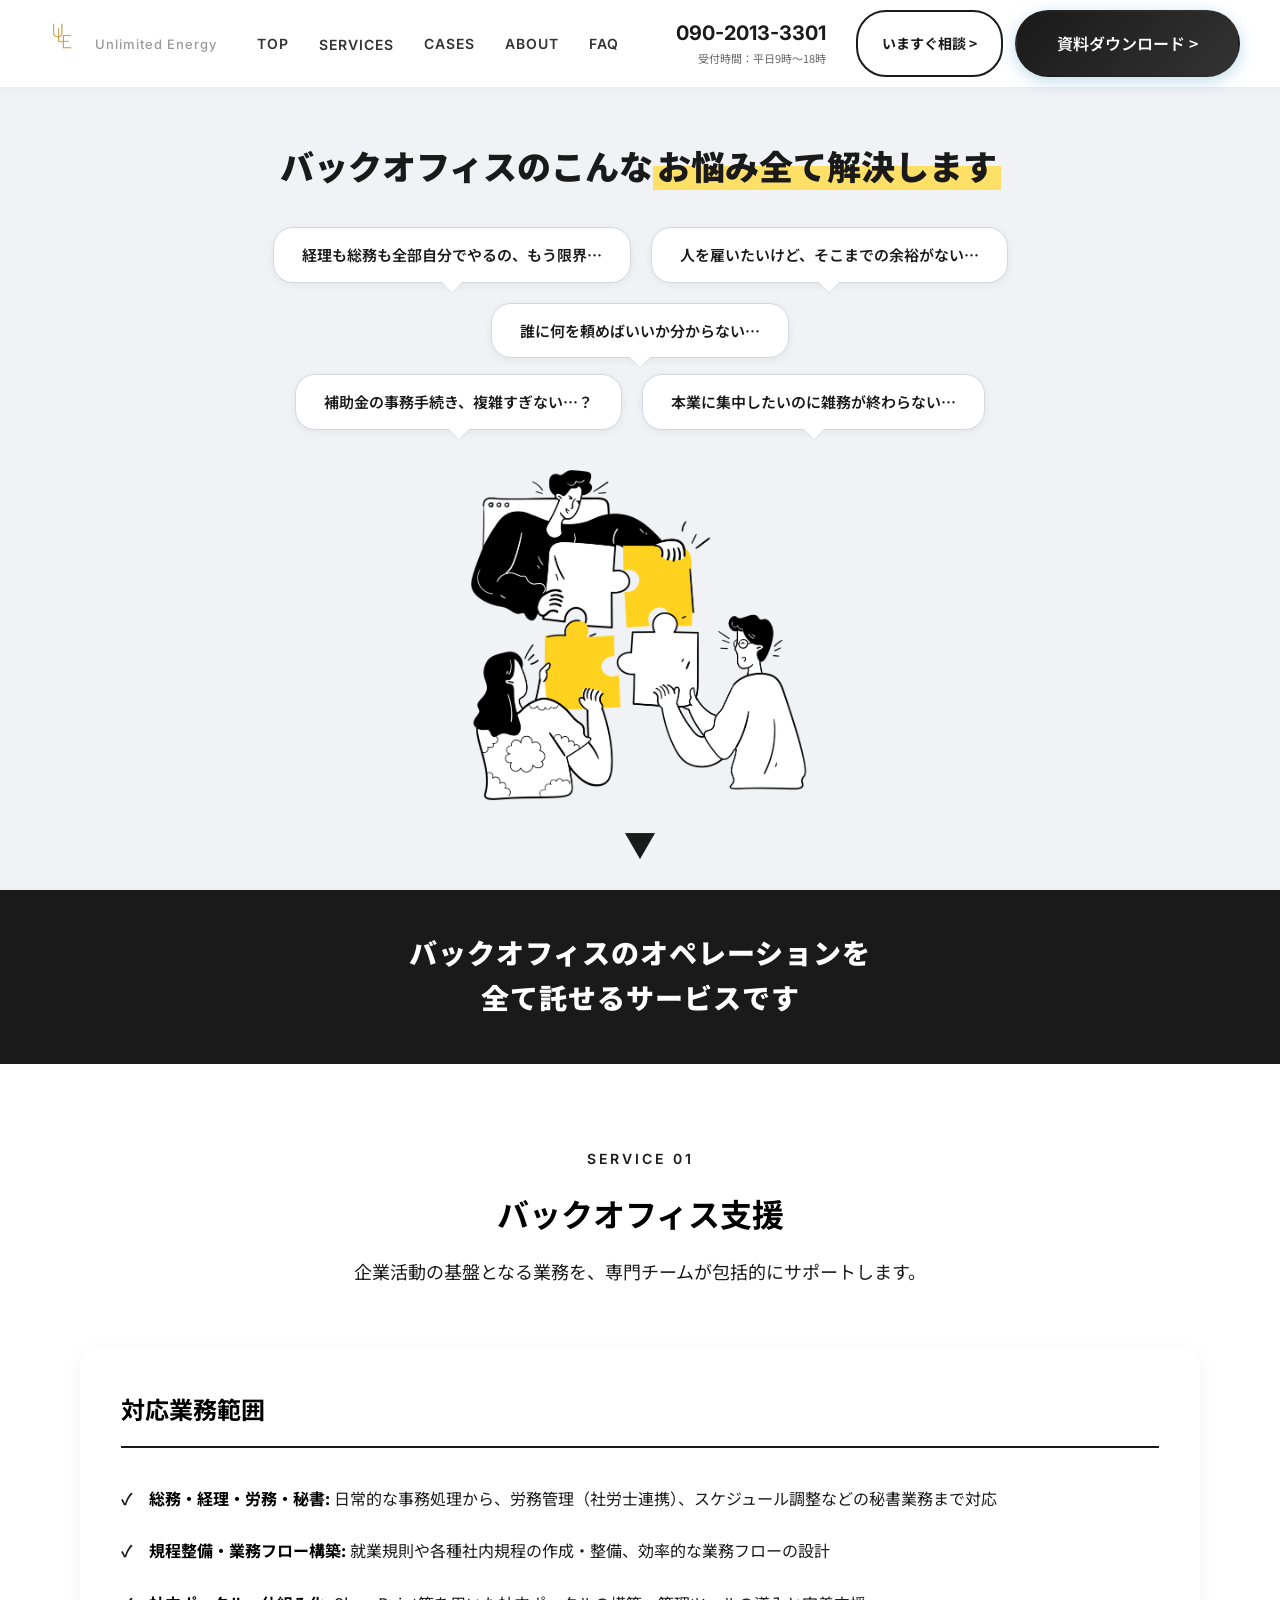
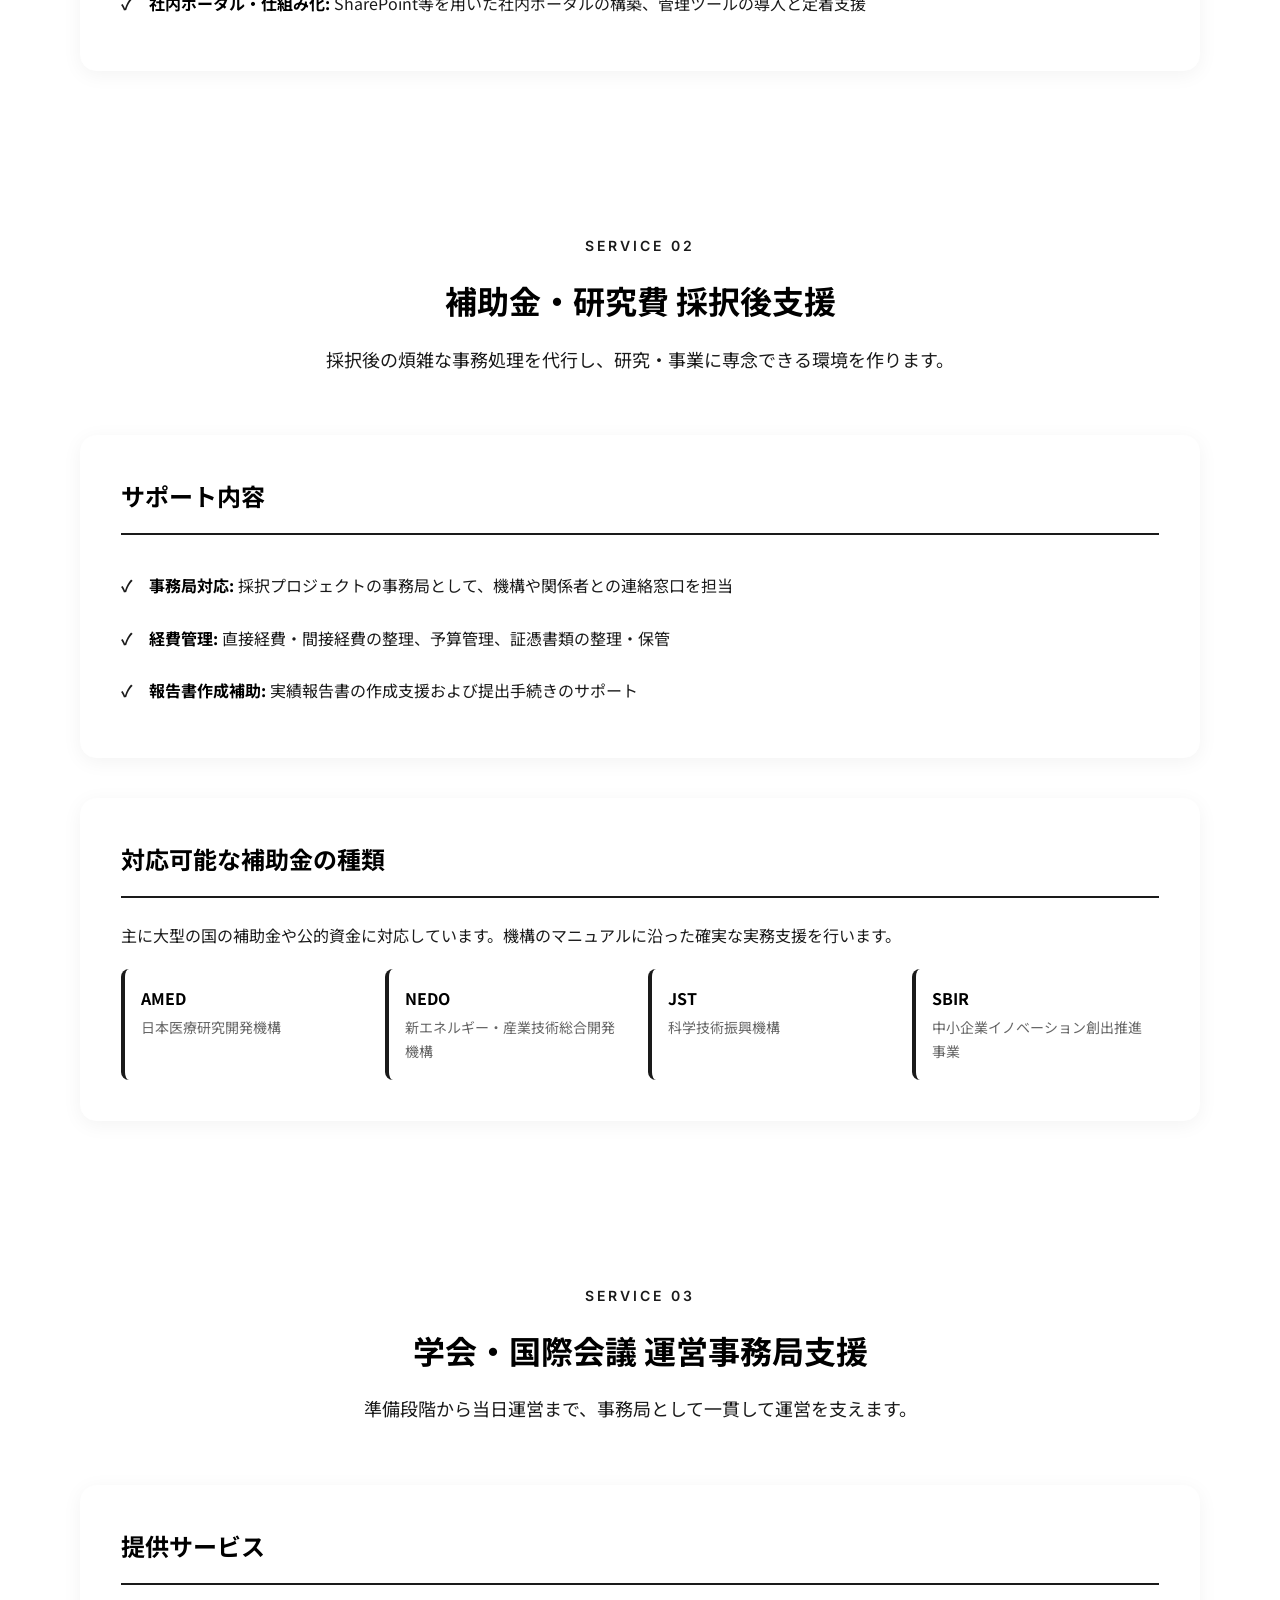
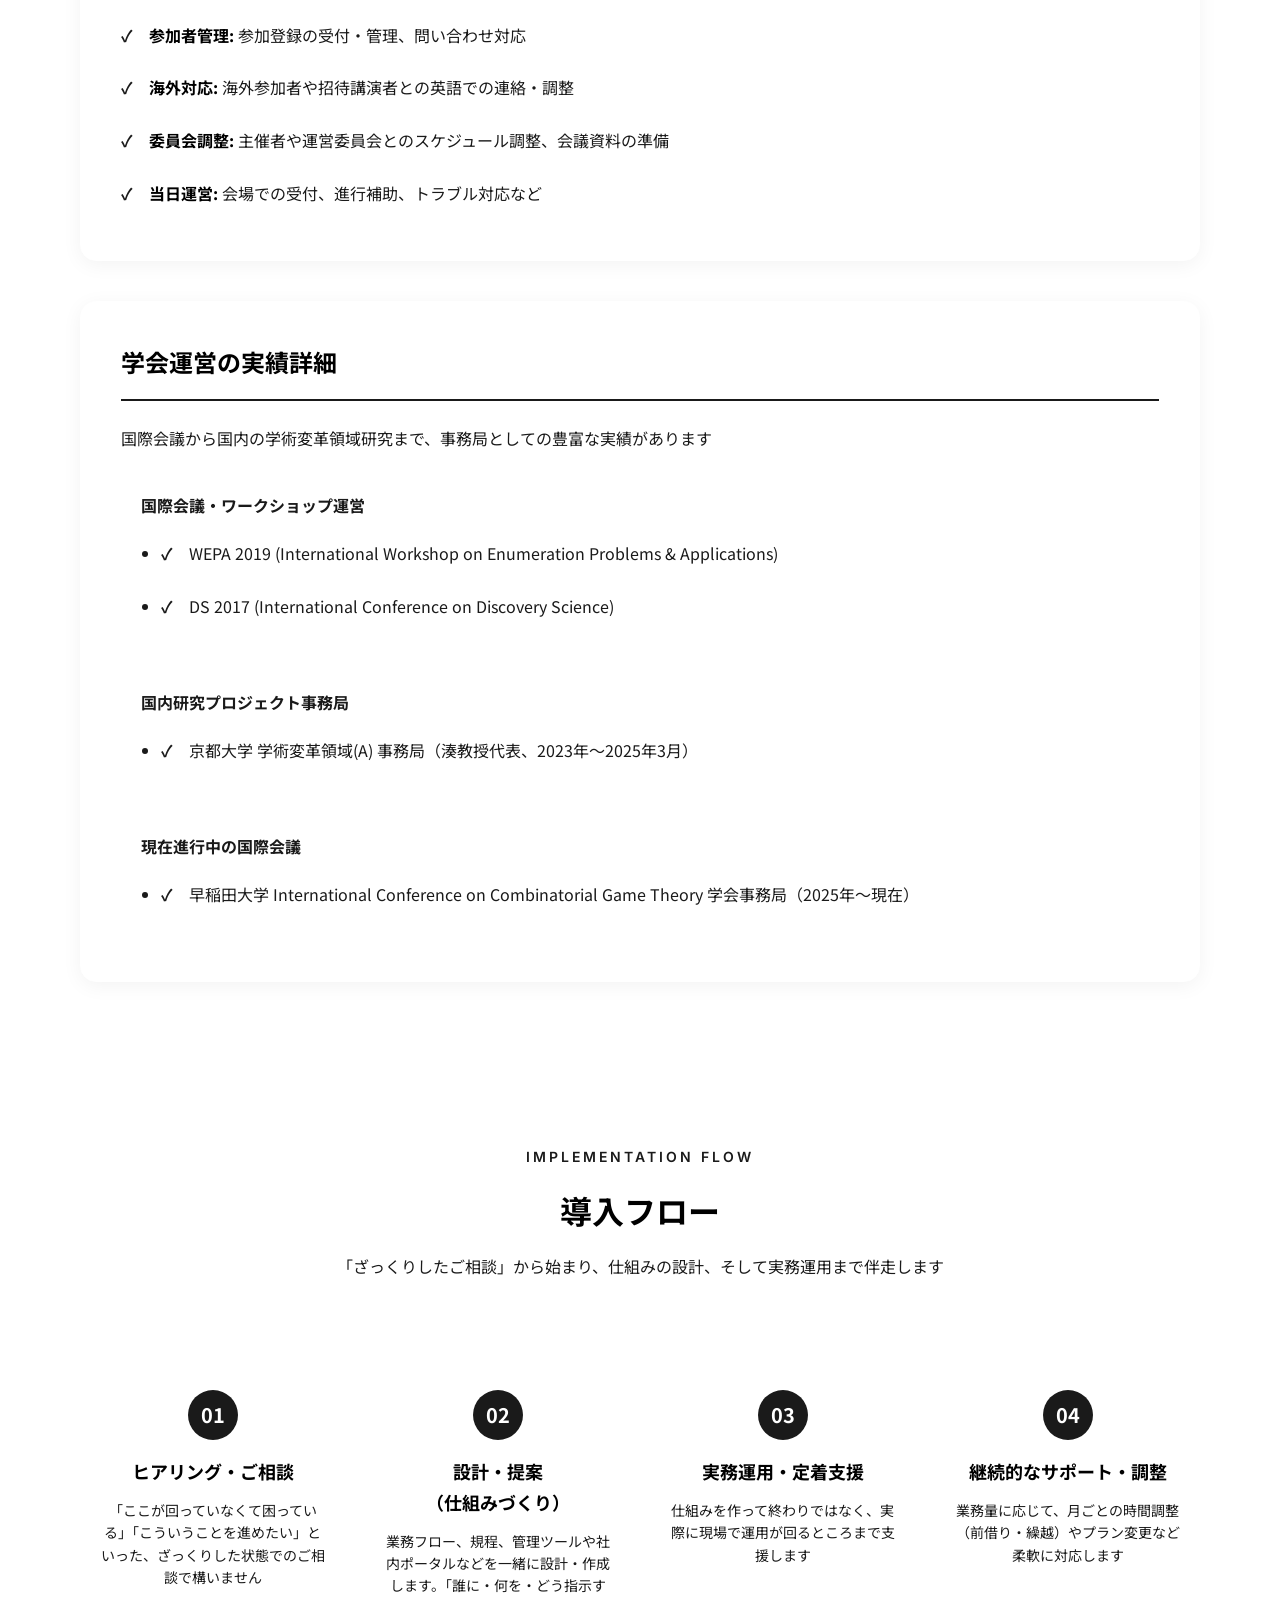
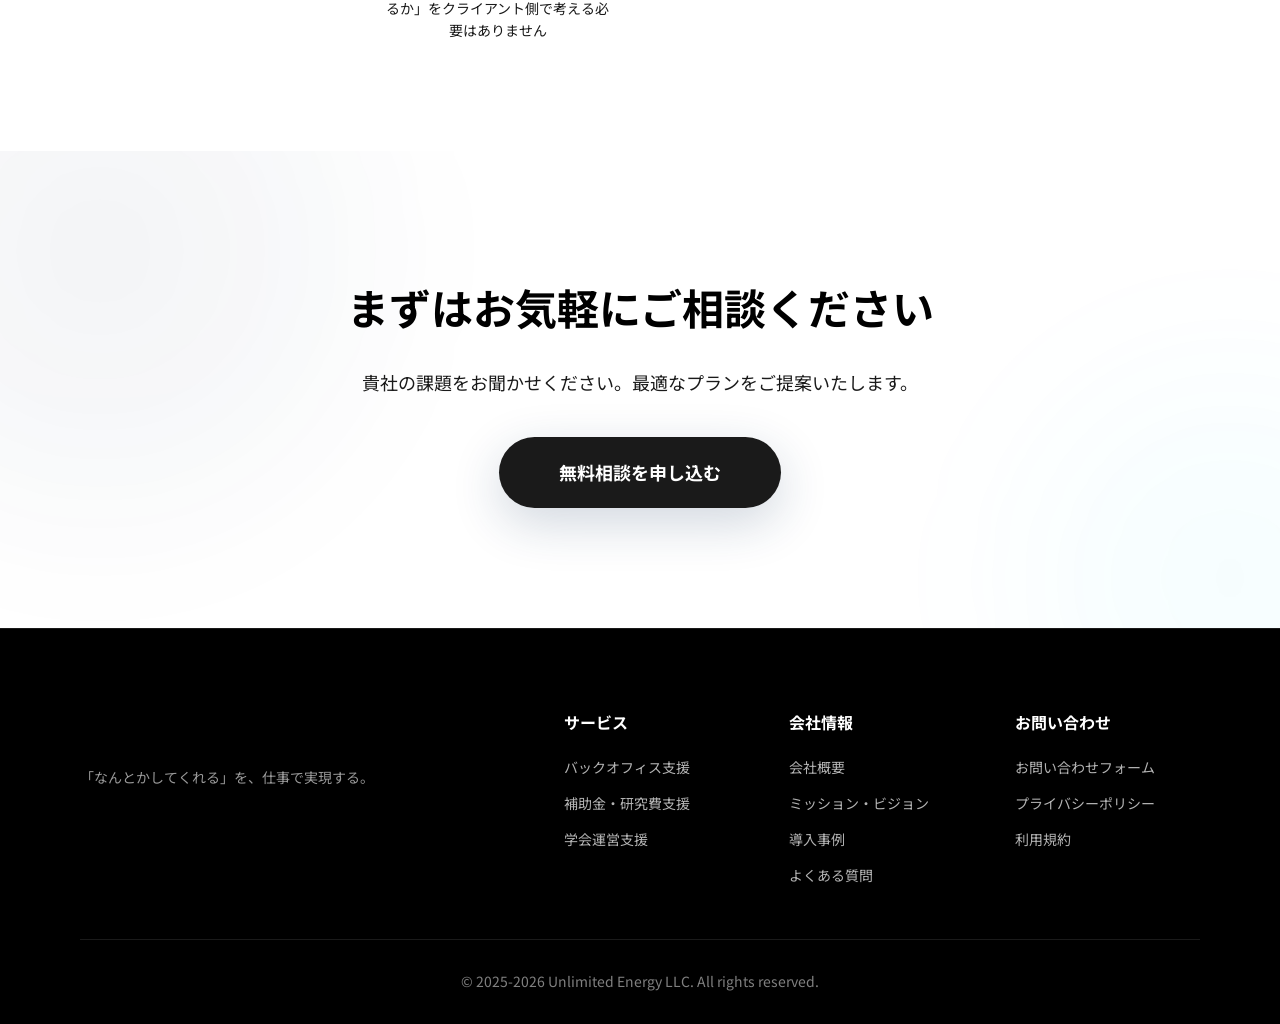
<file: services.html>
<!DOCTYPE html>
<html lang="ja">

<head>
    <meta charset="UTF-8">
    <meta name="viewport" content="width=device-width, initial-scale=1.0">
    <title>サービス紹介 | アンリミティッドエナジー合同会社</title>
    <meta name="description" content="アンリミティッドエナジーが提供する4つのサービス：バックオフィス支援、補助金・研究費支援、学会運営支援、人材マッチング支援の詳細をご紹介します。">
    <meta property="og:type" content="website">
    <meta property="og:locale" content="ja_JP">
    <meta property="og:site_name" content="アンリミティッドエナジー合同会社">
    <meta property="og:title" content="サービス紹介 | アンリミティッドエナジー合同会社">
    <meta property="og:description" content="アンリミティッドエナジーが提供するバックオフィス支援、補助金・研究費支援、学会運営支援の詳細をご紹介します。">
    <meta property="og:url" content="https://unlimitedenergy.co.jp/services.html">
    <link rel="canonical" href="https://unlimitedenergy.co.jp/services.html">
    <link rel="preconnect" href="https://fonts.googleapis.com">
    <link rel="preconnect" href="https://fonts.gstatic.com" crossorigin>
    <link
        href="https://fonts.googleapis.com/css2?family=Inter:wght@400;500;700&family=Noto+Sans+JP:wght@400;500;700&display=swap"
        rel="stylesheet">
    <link rel="stylesheet" href="styles.css">
    <link rel="stylesheet" href="styles-extra.css">
</head>

<body>
    <a href="#main-content" class="skip-nav">メインコンテンツへスキップ</a>

    <!-- Header -->
    <header class="header">
        <div class="header-container">
            <div class="header-left">
                <div class="logo">
                    <a href="index.html" style="text-decoration: none;">
                        <img src="images/ロゴ1.png" alt="Unlimited Energy" style="height: 50px; width: auto;" width="120" height="50">
                    </a>
                    <span class="logo-subtext">Unlimited Energy</span>
                </div>
                <nav class="nav" id="navMenu">
                    <a href="index.html">TOP</a>
                    <div class="nav-dropdown">
                        <a href="#" class="nav-dropdown-toggle" aria-expanded="false" aria-haspopup="true">SERVICES</a>
                        <div class="nav-dropdown-menu">
                            <a href="service-backoffice.html">バックオフィス支援</a>
                            <a href="service-grant.html">補助金・研究費 採択後支援</a>
                            <a href="service-conference.html">学会・国際会議 運営事務局支援</a>
                        </div>
                    </div>
                    <a href="cases.html">CASES</a>
                    <a href="about.html">ABOUT</a>
                    <a href="faq.html">FAQ</a>
                </nav>
            </div>

            <div class="header-right">
                <div class="header-contact">
                    <a href="tel:09020133301" class="header-phone" style="text-decoration: none; color: #1a1a1a;">090-2013-3301</a>
                    <p class="header-hours">受付時間：平日9時〜18時</p>
                </div>
                <div class="header-actions">
                    <a href="contact.html" class="header-btn btn-outline">いますぐ相談 &gt;</a>
                    <a href="contact.html" class="header-btn btn-primary">資料ダウンロード &gt;</a>
                </div>
            </div>
            <button class="mobile-menu-toggle" onclick="toggleMobileMenu()" aria-label="メニューを開く" type="button">
                <span></span>
                <span></span>
                <span></span>
            </button>
        </div>
    </header>

    <!-- Hero Section -->
    <section id="main-content" class="services-hero">
        <div class="services-hero-inner">
            <h1 class="services-hero-heading">
                バックオフィスのこんな<span class="highlight-yellow">お悩み全て解決します</span>
            </h1>
            <div class="pain-bubbles">
                <div class="pain-bubbles-row">
                    <div class="speech-bubble">経理も総務も全部自分でやるの、もう限界…</div>
                    <div class="speech-bubble">人を雇いたいけど、そこまでの余裕がない…</div>
                    <div class="speech-bubble">誰に何を頼めばいいか分からない…</div>
                </div>
                <div class="pain-bubbles-row">
                    <div class="speech-bubble">補助金の事務手続き、複雑すぎない…？</div>
                    <div class="speech-bubble">本業に集中したいのに雑務が終わらない…</div>
                </div>
            </div>
            <div class="hero-illust-area">
                <img src="images/画像3.png" alt="お悩みイラスト" class="hero-illust-img" loading="eager">
            </div>
            <div class="hero-arrow-down">▼</div>
            <div class="hero-solution-banner">
                <p>バックオフィスのオペレーションを</p>
                <p>全て託せるサービスです</p>
            </div>
        </div>
    </section>

    <!-- Service 1: Back Office -->
    <section id="backoffice" class="service-detail">
        <div class="container">
            <div class="service-detail-header">
                <span class="section-label">SERVICE 01</span>
                <h2 class="section-title">バックオフィス支援</h2>
                <p class="service-detail-intro">
                    企業活動の基盤となる業務を、専門チームが包括的にサポートします。
                </p>
            </div>

            <div class="service-detail-content">
                <div class="service-detail-box">
                    <h3>対応業務範囲</h3>
                    <ul>
                        <li><strong>総務・経理・労務・秘書:</strong> 日常的な事務処理から、労務管理（社労士連携）、スケジュール調整などの秘書業務まで対応</li>
                        <li><strong>規程整備・業務フロー構築:</strong> 就業規則や各種社内規程の作成・整備、効率的な業務フローの設計</li>
                        <li><strong>社内ポータル・仕組み化:</strong> SharePoint等を用いた社内ポータルの構築、管理ツールの導入と定着支援</li>
                    </ul>
                </div>
            </div>
        </div>
    </section>

    <!-- Service 2: Grant Support -->
    <section id="grant-support" class="service-detail" style="background: var(--gray-lighter);">
        <div class="container">
            <div class="service-detail-header">
                <span class="section-label">SERVICE 02</span>
                <h2 class="section-title">補助金・研究費 採択後支援</h2>
                <p class="service-detail-intro">
                    採択後の煩雑な事務処理を代行し、研究・事業に専念できる環境を作ります。
                </p>
            </div>

            <div class="service-detail-content">
                <div class="service-detail-box">
                    <h3>サポート内容</h3>
                    <ul>
                        <li><strong>事務局対応:</strong> 採択プロジェクトの事務局として、機構や関係者との連絡窓口を担当</li>
                        <li><strong>経費管理:</strong> 直接経費・間接経費の整理、予算管理、証憑書類の整理・保管</li>
                        <li><strong>報告書作成補助:</strong> 実績報告書の作成支援および提出手続きのサポート</li>
                    </ul>
                </div>

                <div class="service-detail-box">
                    <h3>対応可能な補助金の種類</h3>
                    <p style="margin-bottom: 16px; color: var(--gray-dark);">
                        主に大型の国の補助金や公的資金に対応しています。機構のマニュアルに沿った確実な実務支援を行います。
                    </p>
                    <div
                        style="display: grid; grid-template-columns: repeat(auto-fit, minmax(200px, 1fr)); gap: 16px; margin-top: 20px;">
                        <div
                            style="padding: 16px; background: var(--gray-lighter); border-radius: 8px; border-left: 4px solid var(--navy-primary);">
                            <strong style="color: var(--navy-dark);">AMED</strong>
                            <p style="font-size: 14px; color: var(--gray-medium); margin-top: 4px;">日本医療研究開発機構</p>
                        </div>
                        <div
                            style="padding: 16px; background: var(--gray-lighter); border-radius: 8px; border-left: 4px solid var(--navy-primary);">
                            <strong style="color: var(--navy-dark);">NEDO</strong>
                            <p style="font-size: 14px; color: var(--gray-medium); margin-top: 4px;">新エネルギー・産業技術総合開発機構
                            </p>
                        </div>
                        <div
                            style="padding: 16px; background: var(--gray-lighter); border-radius: 8px; border-left: 4px solid var(--navy-primary);">
                            <strong style="color: var(--navy-dark);">JST</strong>
                            <p style="font-size: 14px; color: var(--gray-medium); margin-top: 4px;">科学技術振興機構</p>
                        </div>
                        <div
                            style="padding: 16px; background: var(--gray-lighter); border-radius: 8px; border-left: 4px solid var(--navy-primary);">
                            <strong style="color: var(--navy-dark);">SBIR</strong>
                            <p style="font-size: 14px; color: var(--gray-medium); margin-top: 4px;">中小企業イノベーション創出推進事業
                            </p>
                        </div>
                    </div>
                </div>
            </div>
        </div>
    </section>

    <!-- Service 3: Conference Support -->
    <section id="conference-support" class="service-detail">
        <div class="container">
            <div class="service-detail-header">
                <span class="section-label">SERVICE 03</span>
                <h2 class="section-title">学会・国際会議 運営事務局支援</h2>
                <p class="service-detail-intro">
                    準備段階から当日運営まで、事務局として一貫して運営を支えます。
                </p>
            </div>

            <div class="service-detail-content">
                <div class="service-detail-box">
                    <h3>提供サービス</h3>
                    <ul>
                        <li><strong>参加者管理:</strong> 参加登録の受付・管理、問い合わせ対応</li>
                        <li><strong>海外対応:</strong> 海外参加者や招待講演者との英語での連絡・調整</li>
                        <li><strong>委員会調整:</strong> 主催者や運営委員会とのスケジュール調整、会議資料の準備</li>
                        <li><strong>当日運営:</strong> 会場での受付、進行補助、トラブル対応など</li>
                    </ul>
                </div>

                <div class="service-detail-box">
                    <h3>学会運営の実績詳細</h3>
                    <p style="margin-bottom: 20px; color: var(--gray-dark);">
                        国際会議から国内の学術変革領域研究まで、事務局としての豊富な実績があります
                    </p>
                    <div style="display: grid; gap: 16px;">
                        <div style="padding: 20px; background: var(--gray-lighter); border-radius: 8px;">
                            <h4
                                style="font-size: 16px; font-weight: 700; color: var(--navy-primary); margin-bottom: 8px;">
                                国際会議・ワークショップ運営</h4>
                            <ul style="list-style: disc; margin-left: 20px; color: var(--gray-dark);">
                                <li>WEPA 2019 (International Workshop on Enumeration Problems & Applications)</li>
                                <li>DS 2017 (International Conference on Discovery Science)</li>
                            </ul>
                        </div>
                        <div style="padding: 20px; background: var(--gray-lighter); border-radius: 8px;">
                            <h4
                                style="font-size: 16px; font-weight: 700; color: var(--navy-primary); margin-bottom: 8px;">
                                国内研究プロジェクト事務局</h4>
                            <ul style="list-style: disc; margin-left: 20px; color: var(--gray-dark);">
                                <li>京都大学 学術変革領域(A) 事務局（湊教授代表、2023年〜2025年3月）</li>
                            </ul>
                        </div>
                        <div style="padding: 20px; background: var(--gray-lighter); border-radius: 8px;">
                            <h4
                                style="font-size: 16px; font-weight: 700; color: var(--navy-primary); margin-bottom: 8px;">
                                現在進行中の国際会議</h4>
                            <ul style="list-style: disc; margin-left: 20px; color: var(--gray-dark);">
                                <li>早稲田大学 International Conference on Combinatorial Game Theory 学会事務局（2025年〜現在）</li>
                            </ul>
                        </div>
                    </div>
                </div>
            </div>
        </div>
    </section>

    <!-- Implementation Flow -->
    <section class="service-detail">
        <div class="container">
            <div class="section-header">
                <span class="section-label">IMPLEMENTATION FLOW</span>
                <h2 class="section-title">導入フロー</h2>
                <p style="margin-top: 20px; color: var(--gray-dark);">
                    「ざっくりしたご相談」から始まり、仕組みの設計、そして実務運用まで伴走します
                </p>
            </div>

            <div class="flow-steps">
                <div class="flow-step">
                    <div class="flow-number">01</div>
                    <h4>ヒアリング・ご相談</h4>
                    <p>「ここが回っていなくて困っている」「こういうことを進めたい」といった、ざっくりした状態でのご相談で構いません</p>
                </div>
                <div class="flow-step">
                    <div class="flow-number">02</div>
                    <h4>設計・提案<br>（仕組みづくり）</h4>
                    <p>業務フロー、規程、管理ツールや社内ポータルなどを一緒に設計・作成します。「誰に・何を・どう指示するか」をクライアント側で考える必要はありません</p>
                </div>
                <div class="flow-step">
                    <div class="flow-number">03</div>
                    <h4>実務運用・定着支援</h4>
                    <p>仕組みを作って終わりではなく、実際に現場で運用が回るところまで支援します</p>
                </div>
                <div class="flow-step">
                    <div class="flow-number">04</div>
                    <h4>継続的なサポート・調整</h4>
                    <p>業務量に応じて、月ごとの時間調整（前借り・繰越）やプラン変更など柔軟に対応します</p>
                </div>
            </div>
        </div>
    </section>



    <!-- CTA Section -->
    <section class="cta-section">
        <div class="cta-background">
            <div class="glow-orb glow-orb-4"></div>
            <div class="glow-orb glow-orb-5"></div>
        </div>
        <div class="container">
            <div class="cta-content">
                <h2 class="cta-title">まずはお気軽にご相談ください</h2>
                <p class="cta-subtitle">貴社の課題をお聞かせください。最適なプランをご提案いたします。</p>
                <a href="contact.html" class="btn-cta">無料相談を申し込む</a>
            </div>
        </div>
    </section>

    <!-- Footer -->
    <footer class="footer">
        <div class="container">
            <div class="footer-content">
                <div class="footer-logo">
                    <span class="logo-text">Unlimited Energy</span>
                    <p class="footer-tagline">「なんとかしてくれる」を、仕事で実現する。</p>
                </div>
                <div class="footer-links">
                    <div class="footer-column">
                        <h4>サービス</h4>
                        <a href="service-backoffice.html">バックオフィス支援</a>
                        <a href="service-grant.html">補助金・研究費支援</a>
                        <a href="service-conference.html">学会運営支援</a>
                    </div>
                    <div class="footer-column">
                        <h4>会社情報</h4>
                        <a href="about.html">会社概要</a>
                        <a href="about.html">ミッション・ビジョン</a>
                        <a href="cases.html">導入事例</a>
                        <a href="faq.html">よくある質問</a>
                    </div>
                    <div class="footer-column">
                        <h4>お問い合わせ</h4>
                        <a href="contact.html">お問い合わせフォーム</a>
                        <a href="privacy.html">プライバシーポリシー</a>
                        <a href="terms.html">利用規約</a>
                    </div>
                </div>
            </div>
            <div class="footer-bottom">
                <p>&copy; 2025-2026 Unlimited Energy LLC. All rights reserved.</p>
            </div>
        </div>
    </footer>

    <script src="script.js"></script>
</body>

</html>
</file>
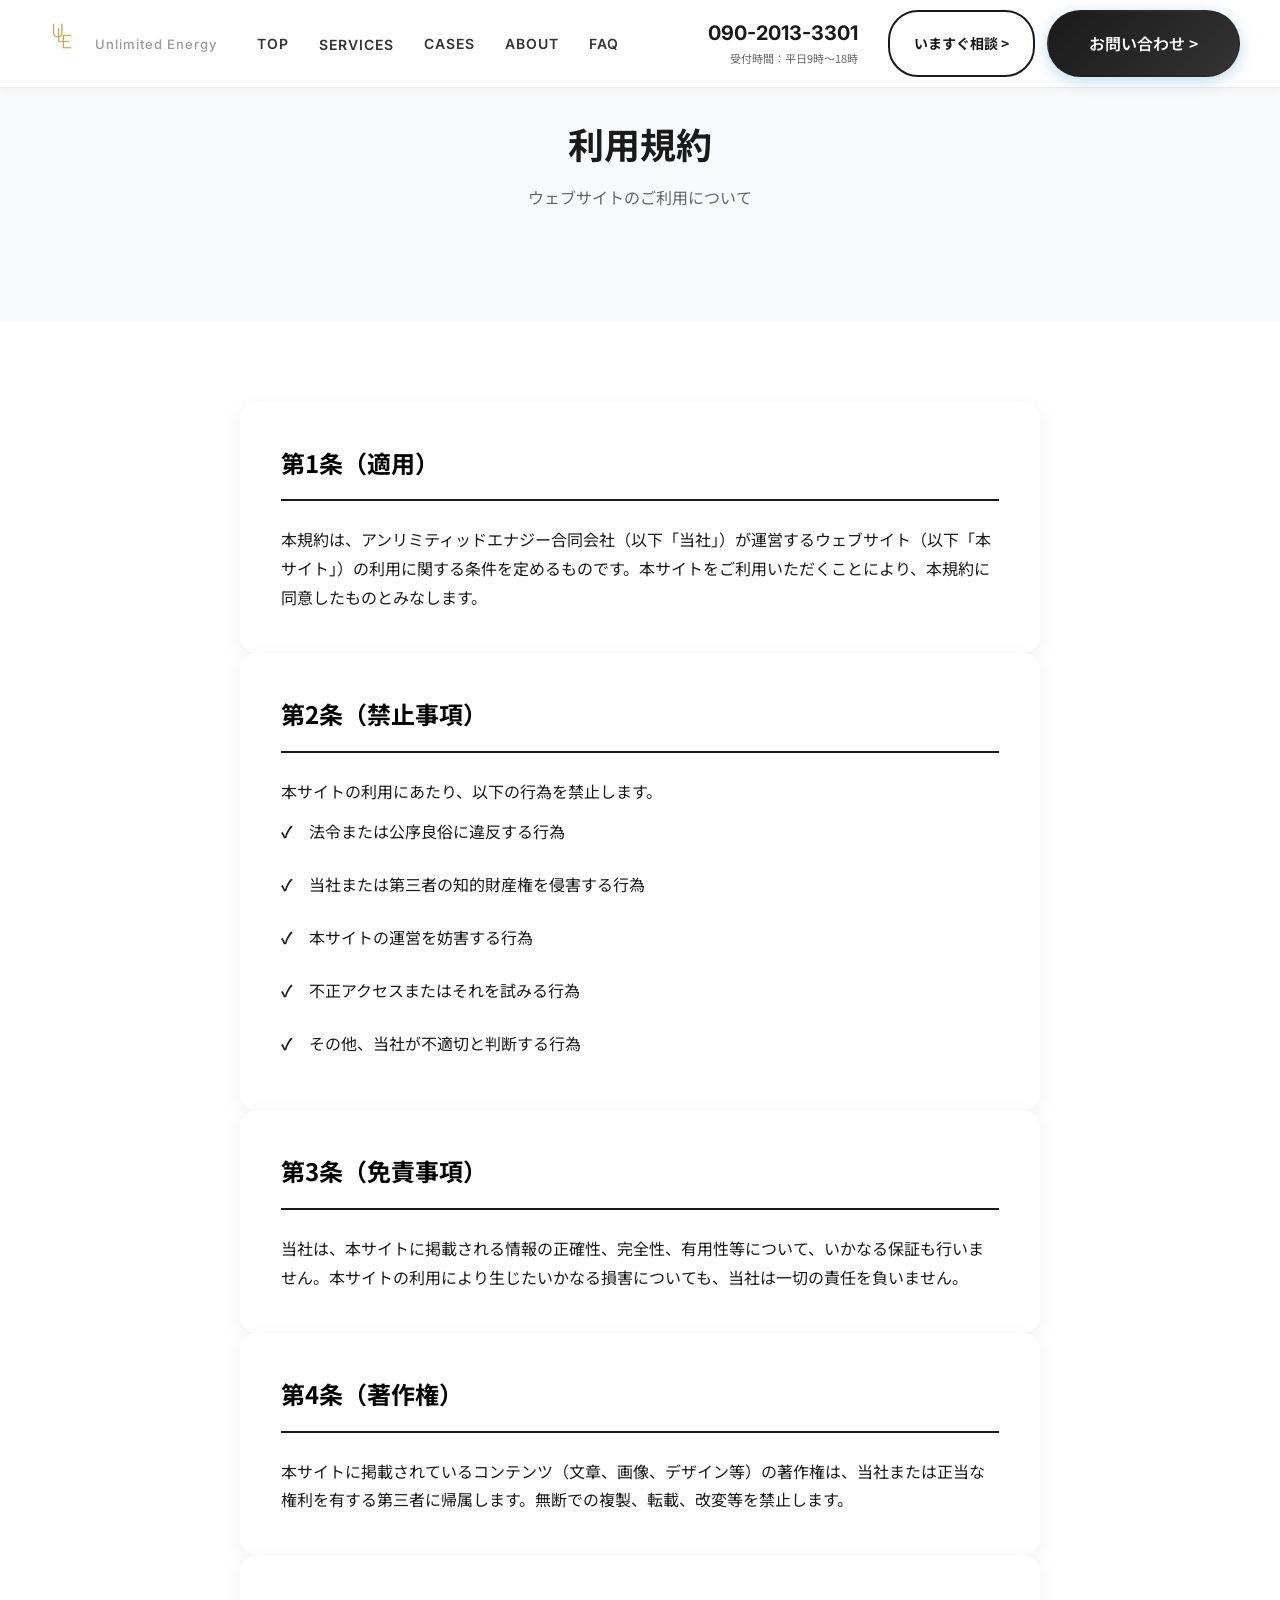
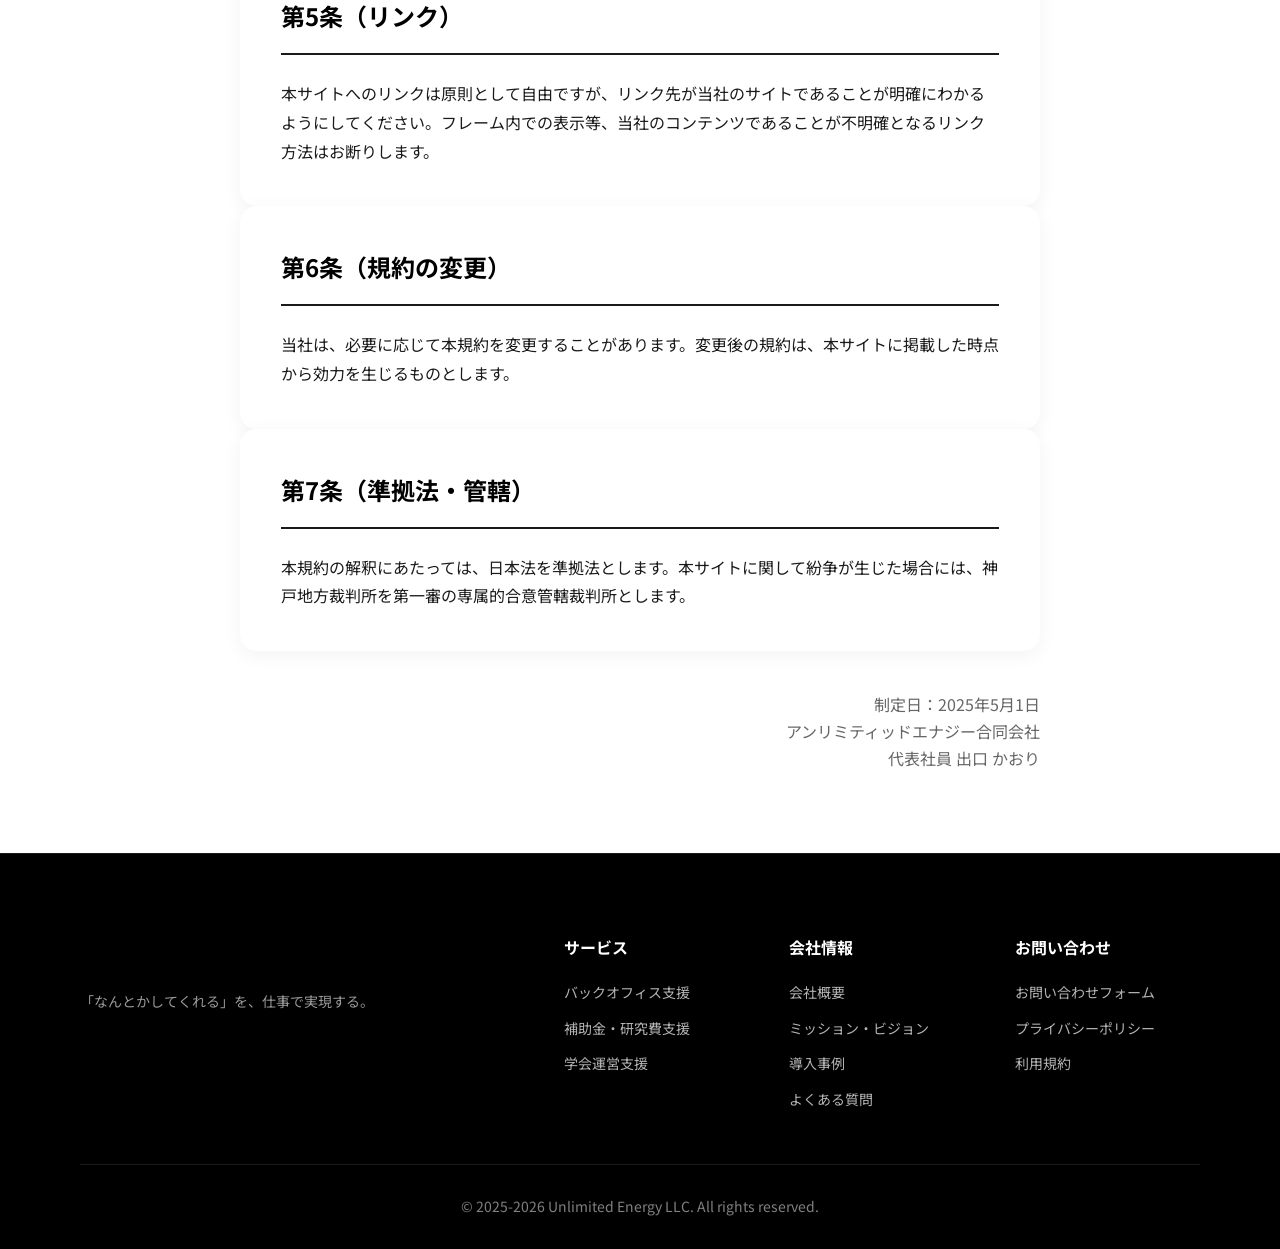
<file: terms.html>
<!DOCTYPE html>
<html lang="ja">

<head>
    <meta charset="UTF-8">
    <meta name="viewport" content="width=device-width, initial-scale=1.0">
    <title>利用規約 | アンリミティッドエナジー合同会社</title>
    <meta name="description" content="アンリミティッドエナジー合同会社のウェブサイト利用規約です。">
    <meta property="og:type" content="website">
    <meta property="og:locale" content="ja_JP">
    <meta property="og:site_name" content="アンリミティッドエナジー合同会社">
    <meta property="og:title" content="利用規約 | アンリミティッドエナジー合同会社">
    <meta property="og:description" content="アンリミティッドエナジー合同会社のウェブサイト利用規約です。">
    <meta property="og:url" content="https://unlimitedenergy.co.jp/terms.html">
    <link rel="canonical" href="https://unlimitedenergy.co.jp/terms.html">
    <link rel="icon" type="image/png" href="images/ロゴ1.png">
    <link rel="preconnect" href="https://fonts.googleapis.com">
    <link rel="preconnect" href="https://fonts.gstatic.com" crossorigin>
    <link
        href="https://fonts.googleapis.com/css2?family=Inter:wght@400;500;700&family=Noto+Sans+JP:wght@400;500;700&display=swap"
        rel="stylesheet">
    <link rel="stylesheet" href="styles.css">
    <link rel="stylesheet" href="styles-extra.css">
</head>

<body>
    <a href="#main-content" class="skip-nav">メインコンテンツへスキップ</a>

    <!-- Header -->
    <header class="header">
        <div class="header-container">
            <div class="header-left">
                <div class="logo">
                    <a href="index.html" style="text-decoration: none;">
                        <img src="images/ロゴ1.png" alt="Unlimited Energy" style="height: 50px; width: auto;" width="120" height="50">
                    </a>
                    <span class="logo-subtext">Unlimited Energy</span>
                </div>
                <nav class="nav" id="navMenu">
                    <a href="index.html">TOP</a>
                    <div class="nav-dropdown">
                        <a href="services.html" class="nav-dropdown-toggle" aria-expanded="false" aria-haspopup="true">SERVICES</a>
                        <div class="nav-dropdown-menu">
                            <a href="service-backoffice.html">バックオフィス支援</a>
                            <a href="service-grant.html">補助金・研究費 採択後支援</a>
                            <a href="service-conference.html">学会・国際会議 運営事務局支援</a>
                        </div>
                    </div>
                    <a href="cases.html">CASES</a>
                    <a href="about.html">ABOUT</a>
                    <a href="faq.html">FAQ</a>
                </nav>
            </div>

            <div class="header-right">
                <div class="header-contact">
                    <a href="tel:09020133301" class="header-phone" style="text-decoration: none; color: #1a1a1a;">090-2013-3301</a>
                    <p class="header-hours">受付時間：平日9時〜18時</p>
                </div>
                <div class="header-actions">
                    <a href="contact.html" class="header-btn btn-outline">いますぐ相談 &gt;</a>
                    <a href="contact.html" class="header-btn btn-primary">お問い合わせ &gt;</a>
                </div>
            </div>
            <button class="mobile-menu-toggle" onclick="toggleMobileMenu()" aria-label="メニューを開く" type="button">
                <span></span>
                <span></span>
                <span></span>
            </button>
        </div>
    </header>

    <!-- Hero Section -->
    <section id="main-content" class="simple-hero">
        <div class="hero-content">
            <h1 class="hero-title">利用規約</h1>
            <p class="hero-subtitle">ウェブサイトのご利用について</p>
        </div>
    </section>

    <!-- Terms Content -->
    <section class="service-detail">
        <div class="container">
            <div class="policy-content" style="max-width: 800px; margin: 0 auto;">
                <div class="service-detail-box">
                    <h3>第1条（適用）</h3>
                    <p style="color: var(--gray-dark); line-height: 1.8;">
                        本規約は、アンリミティッドエナジー合同会社（以下「当社」）が運営するウェブサイト（以下「本サイト」）の利用に関する条件を定めるものです。本サイトをご利用いただくことにより、本規約に同意したものとみなします。
                    </p>
                </div>

                <div class="service-detail-box">
                    <h3>第2条（禁止事項）</h3>
                    <p style="color: var(--gray-dark); line-height: 1.8;">
                        本サイトの利用にあたり、以下の行為を禁止します。
                    </p>
                    <ul>
                        <li>法令または公序良俗に違反する行為</li>
                        <li>当社または第三者の知的財産権を侵害する行為</li>
                        <li>本サイトの運営を妨害する行為</li>
                        <li>不正アクセスまたはそれを試みる行為</li>
                        <li>その他、当社が不適切と判断する行為</li>
                    </ul>
                </div>

                <div class="service-detail-box">
                    <h3>第3条（免責事項）</h3>
                    <p style="color: var(--gray-dark); line-height: 1.8;">
                        当社は、本サイトに掲載される情報の正確性、完全性、有用性等について、いかなる保証も行いません。本サイトの利用により生じたいかなる損害についても、当社は一切の責任を負いません。
                    </p>
                </div>

                <div class="service-detail-box">
                    <h3>第4条（著作権）</h3>
                    <p style="color: var(--gray-dark); line-height: 1.8;">
                        本サイトに掲載されているコンテンツ（文章、画像、デザイン等）の著作権は、当社または正当な権利を有する第三者に帰属します。無断での複製、転載、改変等を禁止します。
                    </p>
                </div>

                <div class="service-detail-box">
                    <h3>第5条（リンク）</h3>
                    <p style="color: var(--gray-dark); line-height: 1.8;">
                        本サイトへのリンクは原則として自由ですが、リンク先が当社のサイトであることが明確にわかるようにしてください。フレーム内での表示等、当社のコンテンツであることが不明確となるリンク方法はお断りします。
                    </p>
                </div>

                <div class="service-detail-box">
                    <h3>第6条（規約の変更）</h3>
                    <p style="color: var(--gray-dark); line-height: 1.8;">
                        当社は、必要に応じて本規約を変更することがあります。変更後の規約は、本サイトに掲載した時点から効力を生じるものとします。
                    </p>
                </div>

                <div class="service-detail-box">
                    <h3>第7条（準拠法・管轄）</h3>
                    <p style="color: var(--gray-dark); line-height: 1.8;">
                        本規約の解釈にあたっては、日本法を準拠法とします。本サイトに関して紛争が生じた場合には、神戸地方裁判所を第一審の専属的合意管轄裁判所とします。
                    </p>
                </div>

                <p style="text-align: right; color: var(--gray-medium); margin-top: 40px;">
                    制定日：2025年5月1日<br>
                    アンリミティッドエナジー合同会社<br>
                    代表社員 出口 かおり
                </p>
            </div>
        </div>
    </section>

    <!-- Footer -->
    <footer class="footer">
        <div class="container">
            <div class="footer-content">
                <div class="footer-logo">
                    <span class="logo-text">Unlimited Energy</span>
                    <p class="footer-tagline">「なんとかしてくれる」を、仕事で実現する。</p>
                </div>
                <div class="footer-links">
                    <div class="footer-column">
                        <h4>サービス</h4>
                        <a href="service-backoffice.html">バックオフィス支援</a>
                        <a href="service-grant.html">補助金・研究費支援</a>
                        <a href="service-conference.html">学会運営支援</a>
                    </div>
                    <div class="footer-column">
                        <h4>会社情報</h4>
                        <a href="about.html">会社概要</a>
                        <a href="about.html">ミッション・ビジョン</a>
                        <a href="cases.html">導入事例</a>
                        <a href="faq.html">よくある質問</a>
                    </div>
                    <div class="footer-column">
                        <h4>お問い合わせ</h4>
                        <a href="contact.html">お問い合わせフォーム</a>
                        <a href="privacy.html">プライバシーポリシー</a>
                        <a href="terms.html">利用規約</a>
                    </div>
                </div>
            </div>
            <div class="footer-bottom">
                <p>&copy; 2025-2026 Unlimited Energy LLC. All rights reserved.</p>
            </div>
        </div>
    </footer>

    <script src="script.js"></script>
</body>

</html>
</file>
<file: styles.css>
/* Reset and Base Styles */
* {
    margin: 0;
    padding: 0;
    box-sizing: border-box;
}

/* Skip Navigation (アクセシビリティ) */
.skip-nav {
    position: absolute;
    top: -100px;
    left: 0;
    z-index: 9999;
    padding: 12px 24px;
    background: #1a1a1a;
    color: #ffffff;
    font-size: 14px;
    font-weight: 700;
    text-decoration: none;
    border-radius: 0 0 8px 0;
    transition: top 0.2s ease;
}

.skip-nav:focus {
    top: 0;
    outline: 3px solid #E85298;
    outline-offset: 0;
}

/* フォーカス可視化 (キーボードナビゲーション) */
:focus-visible {
    outline: 2px solid #1a1a1a;
    outline-offset: 2px;
}

input:focus,
select:focus,
textarea:focus {
    border-color: #1a1a1a !important;
    box-shadow: 0 0 0 3px rgba(26, 26, 26, 0.1);
}

/* モーション削減対応 */
@media (prefers-reduced-motion: reduce) {
    *,
    *::before,
    *::after {
        animation-duration: 0.01ms !important;
        animation-iteration-count: 1 !important;
        transition-duration: 0.01ms !important;
        scroll-behavior: auto !important;
    }
}

:root {
    /* Color Palette - Black Theme */
    --primary-blue: #1a1a1a;
    --primary-pink: #E85298;
    --accent-orange: #F5A623;

    /* Main Colors */
    --navy-primary: #1a1a1a;
    --navy-dark: #000000;
    --navy-darker: #000000;
    --navy-light: #333333;
    --navy-lighter: #444444;

    /* Accent Colors */
    --cyan-bright: #00bcd4;
    --cyan-glow: #26c6da;
    --teal-accent: #009688;
    --pink-accent: #E85298;

    /* Glow Effects */
    --glow-blue: rgba(0, 0, 0, 0.3);
    --glow-cyan: rgba(0, 0, 0, 0.2);
    --glow-navy: rgba(0, 0, 0, 0.4);

    /* Gradients */
    --gradient-primary: linear-gradient(135deg, #1a1a1a 0%, #000000 100%);
    --gradient-hero: linear-gradient(135deg, #1a1a1a 0%, #000000 50%, #000000 100%);
    --gradient-accent: linear-gradient(135deg, #1a1a1a 0%, #333333 100%);
    --gradient-glow: radial-gradient(circle at center, rgba(0, 0, 0, 0.2) 0%, transparent 70%);

    /* Light Palette */
    --gray-lighter: #FFFFFF;
    --gray-bg: #FFFFFF;

    /* Accent Colors */
    --purple-accent: #E85298;
    --yellow-primary: #F5A623;
    --yellow-dark: #E09600;

    /* Neutral Colors */
    --white: #FFFFFF;
    --gray-light: #FFFFFF;
    --gray-medium: #666666;
    --gray-dark: #1a1a1a;
    --black: #000000;

    /* Typography */
    --font-primary: 'Inter', sans-serif;
    --font-japanese: 'Noto Sans JP', sans-serif;

    /* Spacing */
    --container-width: 1200px;
    --section-padding: 120px;
    --section-padding-mobile: 60px;

    /* Transitions */
    --transition-fast: 0.2s ease;
    --transition-medium: 0.3s ease;
    --transition-slow: 0.5s ease;

    /* Border Radius */
    --radius-small: 8px;
    --radius-medium: 12px;
    --radius-large: 16px;
    --radius-pill: 9999px;

    /* Shadows */
    --shadow-small: 0 2px 8px rgba(0, 0, 0, 0.1);
    --shadow-medium: 0 4px 16px rgba(0, 0, 0, 0.15);
    --shadow-large: 0 8px 32px rgba(0, 0, 0, 0.2);
    --shadow-glow: 0 0 40px var(--glow-blue), 0 0 80px var(--glow-cyan);
}

body {
    font-family: var(--font-japanese), var(--font-primary);
    color: var(--gray-dark);
    background-color: var(--white);
    overflow-x: hidden;
    line-height: 1.7;
}

.container {
    max-width: var(--container-width);
    margin: 0 auto;
    padding: 0 40px;
}

/* Header */
.header {
    position: fixed;
    top: 0;
    left: 0;
    width: 100%;
    z-index: 1000;
    backdrop-filter: blur(20px);
    background: #ffffff;
    border-bottom: 1px solid rgba(0, 0, 0, 0.08);
    box-shadow: 0 2px 10px rgba(0, 0, 0, 0.03);
    transition: all 0.3s ease;
}

.header-container {
    max-width: 100%;
    margin: 0 auto;
    padding: 10px 40px;
    display: flex;
    justify-content: space-between;
    align-items: center;
    position: relative;
    min-height: 80px;
}

.header-left {
    display: flex;
    align-items: center;
    gap: 40px;
}

.logo {
    flex: 0 0 auto;
    display: flex;
    align-items: center;
    gap: 12px;
}

.logo-subtext {
    font-family: var(--font-primary);
    font-size: 13px;
    font-weight: 500;
    color: #999999;
    letter-spacing: 1px;
}

.logo-text {
    font-family: var(--font-primary);
    font-size: 20px;
    font-weight: 700;
    color: var(--navy-dark);
    letter-spacing: 1px;
}

.nav {
    display: flex;
    gap: 30px;
    align-items: center;
}

.nav a {
    font-family: var(--font-primary);
    font-size: 14px;
    font-weight: 600;
    color: #333333;
    text-decoration: none;
    letter-spacing: 1px;
    transition: color 0.3s ease;
    position: relative;
}

.nav a::after {
    content: '';
    position: absolute;
    bottom: -5px;
    left: 0;
    width: 0;
    height: 3px;
    background: var(--yellow-primary);
    transition: width 0.3s ease;
}

.nav a:hover {
    color: var(--primary-blue);
}

.nav a:hover::after {
    width: 100%;
}

/* Nav Dropdown */
.nav-dropdown {
    position: relative;
}

.nav-dropdown-toggle {
    cursor: pointer;
}

.nav-dropdown-menu {
    position: absolute;
    top: 100%;
    left: 0;
    background: #ffffff;
    border: 1px solid rgba(0, 0, 0, 0.08);
    border-radius: 8px;
    box-shadow: 0 8px 30px rgba(0, 0, 0, 0.12);
    min-width: 260px;
    padding: 8px 0;
    opacity: 0;
    visibility: hidden;
    transform: translateY(8px);
    transition: all 0.25s ease;
    z-index: 100;
}

.nav-dropdown:hover .nav-dropdown-menu,
.nav-dropdown:focus-within .nav-dropdown-menu,
.nav-dropdown.open .nav-dropdown-menu {
    opacity: 1;
    visibility: visible;
    transform: translateY(0);
}

.nav-dropdown-menu a {
    display: block;
    padding: 12px 20px;
    font-size: 14px;
    font-weight: 500;
    color: #333333;
    text-decoration: none;
    letter-spacing: 0;
    transition: background 0.2s ease;
    white-space: nowrap;
}

.nav-dropdown-menu a::before {
    content: '＞ ';
    color: #999;
    font-size: 12px;
}

.nav-dropdown-menu a::after {
    display: none;
}

.nav-dropdown-menu a:hover {
    background: #f5f5f5;
    color: #1a1a1a;
}

.header-right {
    display: flex;
    align-items: center;
    gap: 30px;
}

.header-contact {
    text-align: right;
}

.header-phone {
    font-size: 20px;
    font-weight: 700;
    color: #1a1a1a;
    line-height: 1.2;
    font-family: var(--font-primary);
}

.header-hours {
    font-size: 11px;
    color: #666666;
    margin-top: 2px;
}

.header-actions {
    display: flex;
    gap: 12px;
}

.header-btn {
    display: inline-flex;
    align-items: center;
    justify-content: center;
    padding: 10px 24px;
    border-radius: 30px;
    font-size: 14px;
    font-weight: 700;
    text-decoration: none;
    transition: all 0.3s ease;
    white-space: nowrap;
}

.btn-outline {
    border: 2px solid #1a1a1a;
    color: #1a1a1a;
    background: transparent;
}

.btn-outline:hover {
    background: #1a1a1a;
    color: white;
}

.btn-primary {
    background: #1a1a1a;
    color: white;
    border: 2px solid #1a1a1a;
}

.btn-primary:hover {
    background: #333333;
    border-color: #333333;
    transform: translateY(-2px);
    box-shadow: 0 4px 12px rgba(0, 0, 0, 0.2);
}

/* Mobile Menu Toggle */
.mobile-menu-toggle {
    display: none;
    flex-direction: column;
    justify-content: space-between;
    width: 30px;
    height: 21px;
    cursor: pointer;
    z-index: 1001;
    background: none;
    border: none;
    padding: 0;
}

.mobile-menu-toggle span {
    width: 100%;
    height: 3px;
    background: var(--yellow-primary);
    transition: all 0.3s ease;
    border-radius: 2px;
}

.mobile-menu-toggle.active span:nth-child(1) {
    transform: rotate(45deg) translate(6px, 6px);
}

.mobile-menu-toggle.active span:nth-child(2) {
    opacity: 0;
}

.mobile-menu-toggle.active span:nth-child(3) {
    transform: rotate(-45deg) translate(8px, -8px);
}

/* Hero Section - Enhanced */
.hero {
    position: relative;
    min-height: 100vh;
    display: flex;
    align-items: center;
    justify-content: center;
    overflow: hidden;
    padding-top: 80px;
    background: linear-gradient(180deg, var(--navy-dark) 0%, var(--navy-primary) 50%, #2e5f7c 100%);
}

.hero-background {
    position: absolute;
    top: 0;
    left: 0;
    width: 100%;
    height: 100%;
    overflow: hidden;
}

.glow-orb {
    position: absolute;
    border-radius: 50%;
    filter: blur(80px);
    opacity: 0.6;
    animation: float 8s ease-in-out infinite;
}

.glow-orb-1 {
    width: 500px;
    height: 500px;
    background: radial-gradient(circle, rgba(26, 54, 93, 0.15), transparent);
    top: -100px;
    right: -100px;
    animation-delay: 0s;
}

.glow-orb-2 {
    width: 400px;
    height: 400px;
    background: radial-gradient(circle, rgba(0, 217, 255, 0.1), transparent);
    bottom: -100px;
    left: -100px;
    animation-delay: 2s;
}

.glow-orb-3 {
    width: 600px;
    height: 600px;
    background: radial-gradient(circle, rgba(26, 54, 93, 0.1), transparent);
    top: 50%;
    left: 50%;
    transform: translate(-50%, -50%);
    animation-delay: 4s;
}

@keyframes float {

    0%,
    100% {
        transform: translate(0, 0) scale(1);
    }

    33% {
        transform: translate(30px, -30px) scale(1.1);
    }

    66% {
        transform: translate(-20px, 20px) scale(0.9);
    }
}

.hero-content {
    position: relative;
    z-index: 2;
    text-align: center;
    max-width: 900px;
    padding: 0 40px;
}

.hero-title {
    font-size: 56px;
    font-weight: 700;
    color: var(--white);
    margin-bottom: 30px;
    line-height: 1.3;
    animation: fadeInUp 1s ease;
}

.hero-subtitle {
    font-size: 20px;
    color: rgba(255, 255, 255, 0.9);
    margin-bottom: 50px;
    animation: fadeInUp 1s ease 0.2s backwards;
}

/* New Hero Image Style */
.hero-image-style {
    background: #ffffff !important;
    justify-content: space-between;
    align-items: center;
    display: flex;
    padding: 120px 80px 80px;
    min-height: 100vh;
}

.hero-image-style .hero-background {
    background-color: #ffffff;
    background-size: cover;
    background-position: center right;
    background-repeat: no-repeat;
    /* 背景画像を追加する場合: background-image: url('your-image.jpg'); */
}

.hero-image {
    flex: 0 0 auto;
    max-width: 580px;
    margin-right: 5%;
    position: relative;
    z-index: 10;
}

.hero-image img {
    width: 100%;
    height: auto;
}

@media (max-width: 1024px) {
    .hero-image-style {
        flex-direction: column;
        padding: 100px 40px 60px;
    }

    .hero-image {
        max-width: 350px;
        margin-right: 0;
        margin-top: 40px;
    }
}

.hero-overlay {
    position: absolute;
    top: 0;
    left: 0;
    width: 45%;
    height: 100%;
    background: linear-gradient(135deg, rgba(232, 190, 150, 0.4) 0%, rgba(232, 190, 150, 0.2) 40%, transparent 100%);
}

.hero-content-left {
    text-align: left;
    max-width: 700px;
    padding: 0 40px;
    margin-left: 10%;
}

.hero-text-block {
    display: block;
    margin-bottom: 15px;
}

.hero-title-boxed {
    display: inline-block;
    background: var(--white);
    color: #1a1a1a;
    font-size: 72px;
    font-weight: 900;
    padding: 24px 44px;
    margin: 0;
    line-height: 1.1;
    letter-spacing: 2px;
    box-shadow: 0 4px 20px rgba(0, 0, 0, 0.08);
    animation: fadeInUp 0.8s ease;
    white-space: nowrap;
}

.hero-text-block:nth-child(2) .hero-title-boxed {
    animation-delay: 0.2s;
}

.hero-subtitle-box {
    margin-top: 40px;
    margin-bottom: 12px;
}

.hero-subtitle-box p {
    display: inline-block;
    background: #1a1a1a;
    color: var(--white);
    font-size: 18px;
    font-weight: 600;
    padding: 18px 32px;
    margin: 0;
    letter-spacing: 1px;
    animation: fadeInUp 0.8s ease 0.4s backwards;
}

.hero-message-box {
    margin-bottom: 20px;
}

.hero-message-box p {
    display: inline-block;
    background: #1a1a1a;
    color: var(--white);
    font-size: 14px;
    font-weight: 500;
    padding: 12px 20px;
    margin: 0;
    line-height: 1.7;
    letter-spacing: 0.5px;
    animation: fadeInUp 0.8s ease 0.5s backwards;
}

.hero-brand-text {
    position: absolute;
    bottom: 30px;
    right: 40px;
    font-family: var(--font-primary);
    font-size: 66px;
    font-weight: 700;
    color: rgba(26, 54, 93, 0.15);
    letter-spacing: 2px;
    z-index: 1;
}

@media (max-width: 768px) {
    .hero-title-boxed {
        font-size: 36px;
        padding: 12px 20px;
    }

    .hero-content-left {
        margin-left: 0;
        padding: 0 20px;
    }

    .hero-brand-text {
        font-size: 36px;
        right: 20px;
        bottom: 20px;
    }

    .hero-subtitle-box p,
    .hero-message-box p {
        font-size: 14px;
        padding: 12px 18px;
    }
}

.footer-links {
    display: grid;
    grid-template-columns: repeat(3, 1fr);
    gap: 40px;
}

.hero-buttons {
    display: flex;
    gap: 20px;
    justify-content: center;
    animation: fadeInUp 1s ease 0.4s backwards;
}

.btn-primary,
.btn-secondary {
    padding: 18px 40px;
    font-size: 16px;
    font-weight: 600;
    text-decoration: none;
    border-radius: var(--radius-pill);
    transition: all var(--transition-medium);
    display: inline-block;
    cursor: pointer;
    position: relative;
}

.btn-primary {
    background: var(--gradient-accent);
    color: var(--white);
    box-shadow: 0 4px 16px rgba(46, 139, 192, 0.3);
    border: 2px solid transparent;
}

.btn-primary:hover {
    transform: translateY(-3px);
    box-shadow: var(--shadow-glow);
}

.btn-secondary {
    background: var(--white);
    color: var(--navy-primary);
    border: 2px solid var(--navy-primary);
}

.btn-secondary:hover {
    background: var(--navy-primary);
    color: var(--white);
    transform: translateY(-2px);
    box-shadow: 0 8px 24px rgba(26, 54, 93, 0.3);
}

@keyframes fadeInUp {
    from {
        opacity: 0;
        transform: translateY(30px);
    }

    to {
        opacity: 1;
        transform: translateY(0);
    }
}

/* New Services Section - Reference Layout */
.services-new {
    padding: 100px 0;
    background: var(--white);
}

.section-header-center {
    text-align: center;
    margin-bottom: 60px;
}

.section-title-large {
    font-size: 32px;
    font-weight: 700;
    color: var(--navy-primary);
    line-height: 1.5;
    margin-bottom: 24px;
}

.section-subtitle {
    font-size: 16px;
    color: var(--gray-medium);
    line-height: 1.8;
}

.services-grid-4 {
    display: grid;
    grid-template-columns: repeat(4, 1fr);
    gap: 30px;
}

.services-grid-3 {
    display: grid;
    grid-template-columns: repeat(3, 1fr);
    gap: 40px;
}

.service-card-new {
    background: var(--white);
    border: 1px solid #e8e8e8;
    border-radius: 12px;
    padding: 30px 25px;
    text-align: center;
    transition: all 0.3s ease;
}

.service-card-new:hover {
    box-shadow: 0 8px 30px rgba(0, 0, 0, 0.1);
    transform: translateY(-5px);
}

.service-illustration {
    width: 160px;
    height: 160px;
    margin: 0 auto 24px;
    background: #f0f6ff;
    border-radius: 50%;
    display: flex;
    align-items: center;
    justify-content: center;
}

.illustration-placeholder {
    font-size: 60px;
}

.service-card-title {
    font-size: 18px;
    font-weight: 700;
    color: var(--navy-primary);
    margin-bottom: 20px;
}

.service-list {
    list-style: none;
    padding: 0;
    margin: 0 0 24px 0;
    text-align: left;
}

.service-list li {
    font-size: 14px;
    color: var(--navy-primary);
    padding: 8px 0;
    border-bottom: 1px solid #f0f0f0;
    position: relative;
    padding-left: 0;
}

.service-list li:last-child {
    border-bottom: none;
}

.btn-service {
    display: inline-block;
    background: var(--navy-primary);
    color: var(--white);
    padding: 14px 40px;
    border-radius: 30px;
    text-decoration: none;
    font-size: 14px;
    font-weight: 600;
    transition: all 0.3s ease;
}

.btn-service:hover {
    background: var(--navy-dark);
    transform: translateY(-2px);
}

@media (max-width: 1024px) {
    .services-grid-4 {
        grid-template-columns: repeat(2, 1fr);
    }
}

@media (max-width: 900px) {
    .services-grid-3 {
        grid-template-columns: 1fr;
        max-width: 500px;
        margin: 0 auto;
    }
}

@media (max-width: 640px) {
    .services-grid-4 {
        grid-template-columns: 1fr;
    }

    .section-title-large {
        font-size: 28px;
    }
}

/* Services Section */
.services {
    padding: var(--section-padding) 0;
    background: var(--white);
    position: relative;
}

.section-header {
    text-align: center;
    margin-bottom: 80px;
}

.section-label {
    display: inline-block;
    font-family: var(--font-primary);
    font-size: 14px;
    font-weight: 600;
    color: var(--navy-primary);
    letter-spacing: 3px;
    margin-bottom: 20px;
}

.section-title {
    font-size: 32px;
    font-weight: 700;
    color: var(--navy-dark);
    line-height: 1.4;
}

.services-grid {
    display: grid;
    grid-template-columns: repeat(auto-fit, minmax(280px, 1fr));
    gap: 30px;
}

.service-card {
    background: var(--white);
    border: 1px solid var(--gray-lighter);
    border-radius: 20px;
    padding: 40px;
    transition: all 0.4s ease;
    position: relative;
    overflow: hidden;
    box-shadow: 0 4px 20px rgba(0, 0, 0, 0.05);
}

.service-card::before {
    content: '';
    position: absolute;
    top: 0;
    left: 0;
    width: 100%;
    height: 100%;
    background: linear-gradient(135deg, rgba(26, 54, 93, 0.05), rgba(0, 217, 255, 0.05));
    opacity: 0;
    transition: opacity 0.4s ease;
}

.service-card:hover {
    transform: translateY(-10px);
    border-color: var(--navy-primary);
    box-shadow: 0 20px 60px rgba(26, 54, 93, 0.15);
}

.service-card:hover::before {
    opacity: 1;
}

.service-icon {
    width: 64px;
    height: 64px;
    background: var(--navy-primary);
    border-radius: 16px;
    display: flex;
    align-items: center;
    justify-content: center;
    margin-bottom: 24px;
    color: var(--white);
}

.service-title {
    font-size: 20px;
    font-weight: 700;
    color: var(--navy-dark);
    margin-bottom: 16px;
}

.service-description {
    font-size: 15px;
    color: var(--gray-dark);
    line-height: 1.8;
    margin-bottom: 20px;
}

.service-link {
    color: var(--navy-primary);
    text-decoration: none;
    font-weight: 600;
    font-size: 14px;
    transition: gap 0.3s ease;
    display: inline-flex;
    align-items: center;
    gap: 5px;
}

.service-link:hover {
    gap: 10px;
}

/* Why Choose Section */
.why-choose {
    padding: var(--section-padding) 0;
    background: var(--white);
}

.why-choose .section-label {
    color: var(--navy-primary);
}

.why-choose .section-title {
    color: var(--navy-primary);
}

.features-grid {
    display: grid;
    grid-template-columns: repeat(4, 1fr);
    gap: 24px;
}

.feature-card {
    position: relative;
    padding-left: 80px;
}

.feature-number {
    position: absolute;
    left: 0;
    top: 0;
    font-family: var(--font-primary);
    font-size: 70px;
    font-weight: 700;
    color: rgba(26, 54, 93, 0.15);
    line-height: 1;
}

.feature-title {
    font-size: 20px;
    font-weight: 700;
    color: var(--navy-primary);
    margin-bottom: 16px;
}

.feature-description {
    font-size: 13px;
    color: var(--gray-medium);
    line-height: 1.8;
}

/* Pricing Section */
.pricing {
    padding: var(--section-padding) 0;
    background: var(--gray-lighter);
}

.pricing-grid {
    display: grid;
    grid-template-columns: repeat(auto-fit, minmax(300px, 1fr));
    gap: 30px;
    align-items: start;
}

.pricing-card {
    background: var(--white);
    border: 1px solid var(--gray-lighter);
    border-radius: 24px;
    padding: 40px;
    transition: all 0.4s ease;
    position: relative;
    box-shadow: 0 4px 20px rgba(0, 0, 0, 0.05);
}

.pricing-card-featured {
    transform: scale(1.05);
    border-color: var(--navy-primary);
    background: var(--white);
    box-shadow: 0 20px 60px rgba(26, 54, 93, 0.15);
}

.pricing-badge {
    position: absolute;
    top: -15px;
    right: 30px;
    background: var(--navy-primary);
    color: var(--white);
    padding: 8px 20px;
    border-radius: 20px;
    font-size: 12px;
    font-weight: 700;
    letter-spacing: 1px;
}

.pricing-card:hover {
    transform: translateY(-10px);
    border-color: var(--navy-primary);
    box-shadow: 0 20px 60px rgba(26, 54, 93, 0.15);
}

.pricing-card-featured:hover {
    transform: scale(1.05) translateY(-10px);
}

.pricing-header {
    border-bottom: 1px solid var(--gray-lighter);
    padding-bottom: 30px;
    margin-bottom: 30px;
}

.pricing-name {
    font-size: 24px;
    font-weight: 700;
    color: var(--navy-dark);
    margin-bottom: 20px;
}

.pricing-price {
    display: flex;
    align-items: baseline;
    gap: 5px;
}

.price-amount {
    font-size: 48px;
    font-weight: 700;
    color: var(--navy-primary);
}

.price-period {
    font-size: 18px;
    color: var(--gray-medium);
}

.pricing-time {
    font-size: 32px;
    font-weight: 700;
    color: var(--navy-dark);
    margin-bottom: 8px;
}

.pricing-list {
    list-style: none;
    margin-bottom: 30px;
}

.pricing-list li {
    padding: 12px 0;
    color: var(--gray-dark);
    font-size: 15px;
    position: relative;
    padding-left: 28px;
}

.pricing-list li::before {
    content: '✓';
    position: absolute;
    left: 0;
    color: var(--navy-primary);
    font-weight: 700;
}

.btn-pricing {
    display: block;
    text-align: center;
    padding: 16px;
    background: var(--white);
    color: var(--navy-primary);
    text-decoration: none;
    border-radius: 50px;
    font-weight: 600;
    transition: all 0.3s ease;
    border: 2px solid var(--navy-primary);
}

.btn-pricing:hover {
    background: var(--navy-primary);
    color: var(--white);
}

.btn-pricing-featured {
    background: var(--navy-primary);
    color: var(--white);
    border: none;
}

.btn-pricing-featured:hover {
    transform: translateY(-2px);
    background: var(--navy-dark);
    box-shadow: 0 10px 30px rgba(26, 54, 93, 0.3);
}

/* Pricing features styling */
.pricing-features {
    margin-bottom: 30px;
}

.pricing-features p {
    font-size: 17px;
    font-weight: 500;
    font-family: 'Noto Sans JP', sans-serif;
    letter-spacing: 0.5px;
    margin-bottom: 40px;
}

/* CTA Section */
.cta-section {
    padding: 120px 0;
    position: relative;
    overflow: hidden;
    background: var(--white);
}

.cta-background {
    position: absolute;
    top: 0;
    left: 0;
    width: 100%;
    height: 100%;
}

.glow-orb-4 {
    width: 600px;
    height: 600px;
    background: radial-gradient(circle, rgba(26, 54, 93, 0.1), transparent);
    top: -200px;
    left: -200px;
    animation: float 10s ease-in-out infinite;
}

.glow-orb-5 {
    width: 500px;
    height: 500px;
    background: radial-gradient(circle, rgba(0, 217, 255, 0.08), transparent);
    bottom: -200px;
    right: -200px;
    animation: float 12s ease-in-out infinite;
    animation-delay: 2s;
}

.cta-content {
    position: relative;
    z-index: 2;
    text-align: center;
    max-width: 700px;
    margin: 0 auto;
}

.cta-title {
    font-size: 42px;
    font-weight: 700;
    color: var(--navy-dark);
    margin-bottom: 24px;
}

.cta-subtitle {
    font-size: 18px;
    color: var(--gray-dark);
    margin-bottom: 40px;
}

.btn-cta {
    display: inline-block;
    padding: 20px 60px;
    background: var(--navy-primary);
    color: var(--white);
    text-decoration: none;
    border-radius: 50px;
    font-size: 18px;
    font-weight: 700;
    transition: all 0.3s ease;
    box-shadow: 0 15px 50px rgba(26, 54, 93, 0.2);
}

.btn-cta:hover {
    transform: translateY(-5px);
    background: var(--navy-dark);
    box-shadow: 0 20px 60px rgba(26, 54, 93, 0.3);
}

/* Footer */
.footer {
    background: var(--navy-dark);
    border-top: 1px solid rgba(255, 255, 255, 0.1);
    padding: 80px 0 30px;
}

.footer-content {
    display: grid;
    grid-template-columns: 2fr 3fr;
    gap: 60px;
    margin-bottom: 40px;
}

.footer-logo {
    max-width: 400px;
}

.footer-logo .logo-text {
    font-size: 24px;
    margin-bottom: 16px;
    display: block;
}

.footer-tagline {
    color: rgba(255, 255, 255, 0.6);
    font-size: 14px;
    margin-top: 12px;
}

.footer-column h4 {
    color: var(--white);
    font-size: 16px;
    font-weight: 700;
    margin-bottom: 20px;
}

.footer-column a {
    display: block;
    color: rgba(255, 255, 255, 0.7);
    text-decoration: none;
    font-size: 14px;
    margin-bottom: 12px;
    transition: color 0.3s ease;
}

.footer-column a:hover {
    color: var(--cyan-bright);
}

.footer-bottom {
    text-align: center;
    padding-top: 30px;
    border-top: 1px solid rgba(255, 255, 255, 0.1);
    color: rgba(255, 255, 255, 0.5);
    font-size: 14px;
}

/* Responsive Design */
@media (max-width: 768px) {
    :root {
        --section-padding: 80px;
    }

    .header {
        padding: 0;
    }

    .header-container {
        padding: 12px 20px;
        min-height: 60px;
    }

    .logo img {
        height: 50px !important;
        max-height: 50px;
    }

    .mobile-menu-toggle {
        display: flex;
        right: 20px;
        padding: 5px;
    }

    .mobile-menu-toggle span {
        width: 24px;
    }

    .nav {
        display: none;
        position: fixed;
        top: 60px;
        left: 0;
        right: 0;
        width: 100%;
        flex-direction: column;
        gap: 0;
        background: rgba(255, 255, 255, 0.98);
        padding: 20px 0;
        border-top: 1px solid rgba(0, 0, 0, 0.1);
        box-shadow: 0 4px 20px rgba(0, 0, 0, 0.1);
        z-index: 999;
        max-height: calc(100vh - 60px);
        overflow-y: auto;
    }

    .nav.active {
        display: flex;
    }

    .nav a {
        padding: 15px 20px;
        border-bottom: 1px solid rgba(0, 0, 0, 0.05);
        font-size: 16px;
    }

    .nav a::after {
        display: none;
    }

    .footer-content {
        grid-template-columns: 1fr;
    }

    .footer-links {
        grid-template-columns: 1fr;
    }

    .hero-title {
        font-size: 36px;
    }

    .hero-subtitle {
        font-size: 16px;
    }

    .hero-buttons {
        flex-direction: column;
    }

    .section-title {
        font-size: 32px;
    }

    .services-grid,
    .features-grid,
    .pricing-grid {
        grid-template-columns: 1fr;
    }

    .pricing-card-featured {
        transform: scale(1);
    }

    .footer-content {
        grid-template-columns: 1fr;
        gap: 40px;
    }

    .container {
        padding: 0 20px;
    }
}

/* What We Do Section */
.what-we-do {
    padding: 100px 0;
    background: var(--white);
}

.what-we-do-header {
    text-align: center;
    margin-bottom: 70px;
}

.what-we-do-title {
    font-size: 32px;
    font-weight: 700;
    color: var(--navy-primary);
    line-height: 1.5;
    margin-bottom: 24px;
}

.what-we-do-subtitle {
    font-size: 16px;
    color: var(--gray-medium);
    line-height: 1.8;
}

.what-we-do-flow {
    display: flex;
    align-items: center;
    justify-content: center;
    gap: 40px;
    flex-wrap: wrap;
}

/* Problems Section */
.flow-problems {
    display: flex;
    align-items: center;
    gap: 15px;
}

.problem-person {
    width: 120px;
    height: 120px;
    display: flex;
    align-items: center;
    justify-content: center;
}

.problem-person-icon {
    font-size: 80px;
    opacity: 0.9;
}

.problem-bubbles {
    display: flex;
    flex-direction: column;
    gap: 16px;
}

.problem-bubble {
    background: var(--white);
    border: 2px solid #d0d8e0;
    border-radius: 20px;
    padding: 16px 28px;
    position: relative;
    font-size: 15px;
    color: var(--navy-primary);
    font-weight: 500;
    text-align: center;
    line-height: 1.5;
}

.problem-bubble::before {
    content: '';
    position: absolute;
    left: -10px;
    top: 50%;
    transform: translateY(-50%);
    border: 6px solid transparent;
    border-right-color: #d0d8e0;
}

.problem-bubble::after {
    content: '';
    position: absolute;
    left: -6px;
    top: 50%;
    transform: translateY(-50%);
    border: 6px solid transparent;
    border-right-color: var(--white);
}

/* Service Box */
.flow-service {
    display: flex;
    align-items: center;
    gap: 15px;
}

.flow-arrow {
    color: var(--navy-primary);
    font-size: 32px;
    opacity: 0.6;
}

.service-box {
    background: var(--white);
    border: 2px solid #d0d8e0;
    color: #1a1a1a;
    padding: 40px 32px;
    border-radius: 12px;
    text-align: center;
    min-width: 240px;
}

.service-box-icon {
    font-size: 48px;
    margin-bottom: 15px;
}

.service-box-img {
    width: 160px;
    height: auto;
    margin-bottom: 18px;
}

.service-box-title {
    font-size: 16px;
    font-weight: 600;
    line-height: 1.5;
    margin-bottom: 8px;
    color: #1a1a1a;
}

.service-box-name {
    font-size: 13px;
    opacity: 0.9;
}

/* Benefits Section */
.flow-benefits {
    display: flex;
    flex-direction: column;
    gap: 16px;
}

.benefit-item {
    display: flex;
    align-items: center;
    gap: 16px;
    background: var(--white);
    border: 1px solid #e0e0e0;
    border-radius: 8px;
    padding: 18px 24px;
}

.benefit-icon {
    width: 28px;
    height: 28px;
    background: var(--navy-primary);
    color: var(--white);
    border-radius: 50%;
    display: flex;
    align-items: center;
    justify-content: center;
    font-size: 14px;
    font-weight: 700;
    flex-shrink: 0;
}

.benefit-item p {
    font-size: 15px;
    color: var(--navy-primary);
    font-weight: 500;
    line-height: 1.5;
    margin: 0;
}

@media (max-width: 1024px) {
    .what-we-do-flow {
        flex-direction: column;
        gap: 30px;
    }

    .flow-problems {
        flex-direction: column;
    }

    .problem-bubble::before,
    .problem-bubble::after {
        display: none;
    }

    .flow-service {
        flex-direction: column;
    }

    .flow-arrow {
        transform: rotate(90deg);
    }
}

@media (max-width: 768px) {
    .what-we-do-title {
        font-size: 24px;
    }
}

/* Simple Hero */
.simple-hero {
    background: #f8f9fa;
    min-height: auto;
    padding: 120px 0 60px;
    margin-bottom: 0;
}

.simple-hero .hero-content {
    max-width: 900px;
    margin: 0 auto;
    text-align: center;
    position: static;
    transform: none;
    z-index: 1;
}

.simple-hero .hero-title {
    font-size: 36px;
    color: #1a1a1a;
    margin-bottom: 16px;
    text-shadow: none;
}

.simple-hero .hero-subtitle {
    font-size: 16px;
    color: #666666;
    line-height: 1.8;
}

/* Mobile Header Styles */
@media (max-width: 1024px) {
    .header-container {
        padding: 10px 20px;
    }

    .header-left {
        gap: 20px;
    }

    .header-right {
        display: none;
    }

    .mobile-menu-toggle {
        display: flex;
    }

    .nav {
        position: fixed;
        top: 80px;
        left: 0;
        width: 100%;
        height: calc(100vh - 80px);
        background: white;
        flex-direction: column;
        align-items: center;
        justify-content: flex-start;
        padding-top: 60px;
        transform: translateX(100%);
        transition: transform 0.3s ease;
        box-shadow: 0 4px 10px rgba(0, 0, 0, 0.1);
        z-index: 999;
    }

    .nav.active {
        transform: translateX(0);
    }

    .nav a {
        font-size: 18px;
        margin-bottom: 30px;
    }

    .nav-dropdown-menu {
        position: static;
        opacity: 1;
        visibility: visible;
        transform: none;
        box-shadow: none;
        border: none;
        min-width: auto;
        display: none;
        padding: 0;
        background: transparent;
    }

    .nav-dropdown.open .nav-dropdown-menu {
        display: block;
    }

    .nav-dropdown-menu a {
        font-size: 15px;
        padding: 10px 20px;
        margin-bottom: 10px;
        color: #666;
    }

    .nav-dropdown-menu a::before {
        content: '└ ';
    }
}


/* Service Illustrations */
.service-illustration {
    width: 120px;
    height: 120px;
    background: #e6f0ff;
    border-radius: 50%;
    margin: 0 auto 24px;
    display: flex;
    align-items: center;
    justify-content: center;
}

.service-icon-img {
    width: 60%;
    height: auto;
    object-fit: contain;
}

/* 追加ブレークポイント: スマホ縦向き */
@media (max-width: 480px) {
    .header-container {
        padding: 8px 16px;
    }

    .services-hero-heading {
        font-size: 20px;
    }

    .section-title-large {
        font-size: 22px;
    }

    .contact-form {
        padding: 30px 20px;
    }

    .info-row {
        grid-template-columns: 1fr;
        gap: 8px;
    }
}

/* 追加ブレークポイント: 大画面対応 */
@media (min-width: 1440px) {
    .container {
        max-width: 1320px;
    }

    .header-container {
        max-width: 1440px;
        margin: 0 auto;
    }

    .hero-title-boxed {
        font-size: 64px;
    }

    .section-title-large {
        font-size: 36px;
    }
}
</file>
<file: styles-extra.css>
/* ============ Services Hero ============ */
.services-hero {
    background: #f0f2f5;
    padding: 140px 0 0;
    text-align: center;
    overflow: hidden;
}

.services-hero-inner {
    max-width: 960px;
    margin: 0 auto;
    padding: 0 24px;
}

.services-hero-heading {
    font-size: 34px;
    font-weight: 900;
    color: #1a1a1a;
    line-height: 1.5;
    margin-bottom: 36px;
}

.highlight-yellow {
    background: linear-gradient(transparent 50%, #ffe066 50%);
    padding: 0 4px;
}

/* Pain-point bubbles */
.pain-bubbles {
    display: flex;
    flex-direction: column;
    align-items: center;
    gap: 16px;
    margin-bottom: 40px;
}

.pain-bubbles-row {
    display: flex;
    gap: 20px;
    justify-content: center;
    flex-wrap: wrap;
}

.speech-bubble {
    position: relative;
    background: #ffffff;
    border: 1px solid #d4d8dd;
    border-radius: 20px;
    padding: 14px 28px;
    font-size: 15px;
    font-weight: 600;
    color: #1a1a1a;
    box-shadow: 0 2px 8px rgba(0, 0, 0, 0.06);
    transition: transform 0.25s ease, box-shadow 0.25s ease;
}

.speech-bubble::after {
    content: '';
    position: absolute;
    bottom: -10px;
    left: 50%;
    transform: translateX(-50%);
    width: 0;
    height: 0;
    border-left: 10px solid transparent;
    border-right: 10px solid transparent;
    border-top: 10px solid #ffffff;
    filter: drop-shadow(0 2px 1px rgba(0, 0, 0, 0.04));
}

.speech-bubble:hover {
    transform: translateY(-3px);
    box-shadow: 0 6px 20px rgba(0, 0, 0, 0.1);
}

/* Illustration area */
.hero-illust-area {
    margin: 0 auto 8px;
    max-width: 340px;
}

.hero-illust-img {
    width: 100%;
    height: auto;
}

/* Down arrow */
.hero-arrow-down {
    font-size: 32px;
    color: #1a1a1a;
    margin-bottom: 20px;
    animation: bounceDown 1.4s ease-in-out infinite;
}

@keyframes bounceDown {

    0%,
    100% {
        transform: translateY(0);
    }

    50% {
        transform: translateY(8px);
    }
}

/* Solution banner */
.hero-solution-banner {
    background: #1a1a1a;
    padding: 40px 24px 44px;
    width: 100vw;
    position: relative;
    left: 50%;
    transform: translateX(-50%);
}

.hero-solution-banner p {
    color: #ffffff;
    font-size: 28px;
    font-weight: 900;
    line-height: 1.6;
    margin: 0;
    letter-spacing: 1px;
}

/* Responsive */
@media (max-width: 768px) {
    .services-hero {
        padding: 110px 0 0;
    }

    .services-hero-heading {
        font-size: 24px;
    }

    .speech-bubble {
        padding: 10px 20px;
        font-size: 13px;
    }

    .hero-solution-banner p {
        font-size: 20px;
    }

    .hero-illust-area {
        max-width: 260px;
    }
}

/* ============ Service Detail Pages ============ */
.service-detail {
    padding: 80px 0;
}

.service-detail-header {
    text-align: center;
    max-width: 800px;
    margin: 0 auto 60px;
}

.service-detail-intro {
    font-size: 18px;
    color: var(--gray-dark);
    line-height: 1.8;
    margin-top: 20px;
}

.service-detail-content {
    display: grid;
    gap: 40px;
}

.service-detail-box {
    background: var(--white);
    border: 1px solid var(--gray-lighter);
    border-radius: 16px;
    padding: 40px;
    box-shadow: 0 4px 20px rgba(0, 0, 0, 0.05);
}

.service-detail-box h3 {
    font-size: 24px;
    font-weight: 700;
    color: var(--navy-dark);
    margin-bottom: 24px;
    padding-bottom: 16px;
    border-bottom: 2px solid var(--navy-primary);
}

.service-detail-box ul {
    list-style: none;
    padding: 0;
}

.service-detail-box ul li {
    padding: 12px 0;
    padding-left: 28px;
    position: relative;
    color: var(--gray-dark);
    line-height: 1.8;
}

.service-detail-box ul li::before {
    content: '✓';
    position: absolute;
    left: 0;
    color: var(--navy-primary);
    font-weight: 700;
}

.service-detail-box ul li strong {
    color: var(--navy-dark);
    font-weight: 700;
}

/* Flow Steps */
.flow-steps {
    display: grid;
    grid-template-columns: repeat(auto-fit, minmax(200px, 1fr));
    gap: 20px;
    margin-top: 20px;
}

.flow-step {
    text-align: center;
    padding: 30px 20px;
    background: var(--gray-lighter);
    border-radius: 12px;
    transition: all 0.3s ease;
}

.flow-step:hover {
    transform: translateY(-5px);
    box-shadow: 0 10px 30px rgba(26, 54, 93, 0.1);
}

.flow-number {
    display: inline-block;
    width: 50px;
    height: 50px;
    background: var(--navy-primary);
    color: var(--white);
    border-radius: 50%;
    font-size: 20px;
    font-weight: 700;
    line-height: 50px;
    margin-bottom: 16px;
}

.flow-step h4 {
    font-size: 18px;
    font-weight: 700;
    color: var(--navy-dark);
    margin-bottom: 12px;
}

.flow-step p {
    font-size: 14px;
    color: var(--gray-dark);
    line-height: 1.6;
}

/* Case Cards */
.case-card {
    background: var(--white);
    border: 1px solid var(--gray-lighter);
    border-radius: 16px;
    padding: 40px;
    margin-bottom: 30px;
    box-shadow: 0 4px 20px rgba(0, 0, 0, 0.05);
    transition: all 0.3s ease;
}

.case-card:hover {
    transform: translateY(-5px);
    box-shadow: 0 10px 40px rgba(26, 54, 93, 0.1);
}

.case-tag {
    display: inline-block;
    background: var(--navy-primary);
    color: var(--white);
    padding: 6px 16px;
    border-radius: 20px;
    font-size: 12px;
    font-weight: 700;
    margin-bottom: 20px;
}

.case-card h3 {
    font-size: 24px;
    font-weight: 700;
    color: var(--navy-dark);
    margin-bottom: 20px;
}

.case-section {
    margin: 20px 0;
}

.case-section h4 {
    font-size: 16px;
    font-weight: 700;
    color: var(--navy-primary);
    margin-bottom: 12px;
}

.case-section p {
    color: var(--gray-dark);
    line-height: 1.8;
}

/* FAQ Accordion */
.faq-accordion {
    max-width: 900px;
    margin: 0 auto;
}

.faq-item {
    background: var(--white);
    border: 1px solid var(--gray-lighter);
    border-radius: 12px;
    margin-bottom: 16px;
    overflow: hidden;
}

.faq-question {
    padding: 24px;
    font-size: 18px;
    font-weight: 700;
    color: var(--navy-dark);
    cursor: pointer;
    position: relative;
    transition: background 0.3s ease;
}

.faq-question:hover {
    background: var(--gray-lighter);
}

.faq-question::after {
    content: '+';
    position: absolute;
    right: 24px;
    top: 50%;
    transform: translateY(-50%);
    font-size: 24px;
    color: var(--navy-primary);
    transition: transform 0.3s ease;
}

.faq-item.active .faq-question::after {
    content: '−';
    transform: translateY(-50%);
}

.faq-answer {
    max-height: 0;
    overflow: hidden;
    padding: 0 24px;
    color: var(--gray-dark);
    line-height: 1.8;
    transition: max-height 0.3s ease, padding 0.3s ease;
}

.faq-item.active .faq-answer {
    max-height: 500px;
    padding: 0 24px 24px;
}

/* Contact Form */
.contact-form {
    max-width: 700px;
    margin: 0 auto;
    background: var(--white);
    border: 1px solid var(--gray-lighter);
    border-radius: 16px;
    padding: 50px;
    box-shadow: 0 4px 20px rgba(0, 0, 0, 0.05);
}

.form-group {
    margin-bottom: 30px;
}

.form-group label {
    display: block;
    font-weight: 700;
    color: var(--navy-dark);
    margin-bottom: 10px;
}

.form-group input,
.form-group select,
.form-group textarea {
    width: 100%;
    padding: 14px;
    border: 1px solid var(--gray-lighter);
    border-radius: 8px;
    font-size: 16px;
    font-family: inherit;
    transition: border-color 0.3s ease;
}

.form-group input:focus,
.form-group select:focus,
.form-group textarea:focus {
    outline: none;
    border-color: var(--navy-primary);
}

.form-group textarea {
    resize: vertical;
    min-height: 150px;
}

/* Required Badge - Synthesy Style */
.required-badge {
    display: inline-block;
    background: linear-gradient(135deg, var(--blue-bright), var(--cyan-bright));
    color: var(--white);
    padding: 2px 8px;
    border-radius: var(--radius-pill);
    font-size: 12px;
    font-weight: 700;
    margin-left: 6px;
}

/* Submit Button - Enhanced */
.btn-submit {
    display: block;
    width: 100%;
    padding: 20px;
    background: var(--gradient-accent);
    color: var(--white);
    border: none;
    border-radius: var(--radius-pill);
    font-size: 18px;
    font-weight: 700;
    cursor: pointer;
    transition: all var(--transition-medium);
    box-shadow: 0 4px 16px rgba(46, 139, 192, 0.3);
}

.btn-submit:hover {
    transform: translateY(-3px);
    box-shadow: var(--shadow-glow);
}

/* Company Info - Enhanced Minimalist Design */
.company-info-box {
    background: var(--white);
    border: none;
    border-radius: 0;
    padding: 60px 40px;
    box-shadow: none;
    max-width: 900px;
    margin: 0 auto;
}

.company-info-box h3 {
    font-size: 28px;
    font-weight: 700;
    color: var(--navy-dark);
    margin-bottom: 40px;
    padding-bottom: 0;
    border-bottom: none;
}

.info-row {
    display: grid;
    grid-template-columns: 200px 1fr;
    gap: 40px;
    padding: 24px 0;
    border-bottom: 1px solid var(--gray-lighter);
}

.info-row:last-child {
    border-bottom: none;
}

.info-label {
    min-width: auto;
    font-weight: 700;
    color: var(--navy-dark);
    font-size: 16px;
}

.info-value {
    color: var(--gray-dark);
    line-height: 1.8;
}

/* Form Feedback Messages */
#formFeedback {
    padding: 20px;
    border-radius: 12px;
    font-size: 16px;
    font-weight: 500;
    text-align: center;
    animation: fadeIn 0.3s ease;
}

#formFeedback.success {
    background: linear-gradient(135deg, #d4edda 0%, #c3e6cb 100%);
    color: #155724;
    border: 1px solid #c3e6cb;
}

#formFeedback.error {
    background: linear-gradient(135deg, #f8d7da 0%, #f5c6cb 100%);
    color: #721c24;
    border: 1px solid #f5c6cb;
}

@keyframes fadeIn {
    from {
        opacity: 0;
        transform: translateY(-10px);
    }

    to {
        opacity: 1;
        transform: translateY(0);
    }
}

/* ===== 実績数値バナー ===== */
.stats-strip {
    background: #ffffff;
    border-top: 1px solid #ebebeb;
    border-bottom: 1px solid #ebebeb;
    padding: 48px 0;
}

.stats-grid {
    display: grid;
    grid-template-columns: repeat(4, 1fr);
    gap: 0;
    text-align: center;
}

.stat-item {
    padding: 20px 16px;
    border-right: 1px solid #dde3ea;
}

.stat-item:last-child {
    border-right: none;
}

.stat-number {
    font-size: 32px;
    font-weight: 700;
    color: #1a1a1a;
    line-height: 1.1;
    margin-bottom: 10px;
    font-family: 'Inter', sans-serif;
}

.stat-label {
    font-size: 13px;
    color: #666666;
    line-height: 1.6;
}

@media (max-width: 768px) {
    .stats-grid {
        grid-template-columns: repeat(2, 1fr);
    }
    .stat-item:nth-child(2) {
        border-right: none;
    }
    .stat-item {
        border-bottom: 1px solid #dde3ea;
    }
    .stat-item:nth-child(3),
    .stat-item:nth-child(4) {
        border-bottom: none;
    }
}

/* ===== 他社比較セクション ===== */
.comparison-section {
    background: #ffffff;
    padding: 80px 0;
}

.comparison-grid {
    display: grid;
    grid-template-columns: repeat(3, 1fr);
    gap: 20px;
    margin-top: 48px;
}

.comparison-col {
    border-radius: 12px;
    overflow: hidden;
    box-shadow: 0 2px 16px rgba(0, 0, 0, 0.08);
}

.comparison-col-header {
    padding: 18px 20px;
    font-weight: 700;
    font-size: 14px;
    text-align: center;
    letter-spacing: 0.02em;
}

.comparison-col.col-others .comparison-col-header {
    background: #e0e0e0;
    color: #555;
}

.comparison-col.col-ule .comparison-col-header {
    background: #1a1a1a;
    color: white;
}

.comparison-col-body {
    background: white;
    padding: 16px 20px;
}

.comparison-col.col-ule .comparison-col-body {
    border: 2px solid #1a1a1a;
    border-top: none;
    border-radius: 0 0 12px 12px;
}

.comparison-item {
    display: flex;
    align-items: center;
    gap: 10px;
    padding: 11px 0;
    border-bottom: 1px solid #f0f0f0;
    font-size: 13px;
    color: #333;
    line-height: 1.4;
}

.comparison-item:last-child {
    border-bottom: none;
}

.check-yes {
    color: #00bcd4;
    font-weight: 700;
    font-size: 17px;
    flex-shrink: 0;
}

.check-no {
    color: #ccc;
    font-weight: 700;
    font-size: 17px;
    flex-shrink: 0;
}

@media (max-width: 768px) {
    .comparison-grid {
        grid-template-columns: 1fr;
    }
}

/* ===== features-grid 4列対応 ===== */
@media (min-width: 1024px) {
    .features-grid-4 {
        grid-template-columns: repeat(4, 1fr);
    }
}
</file>
